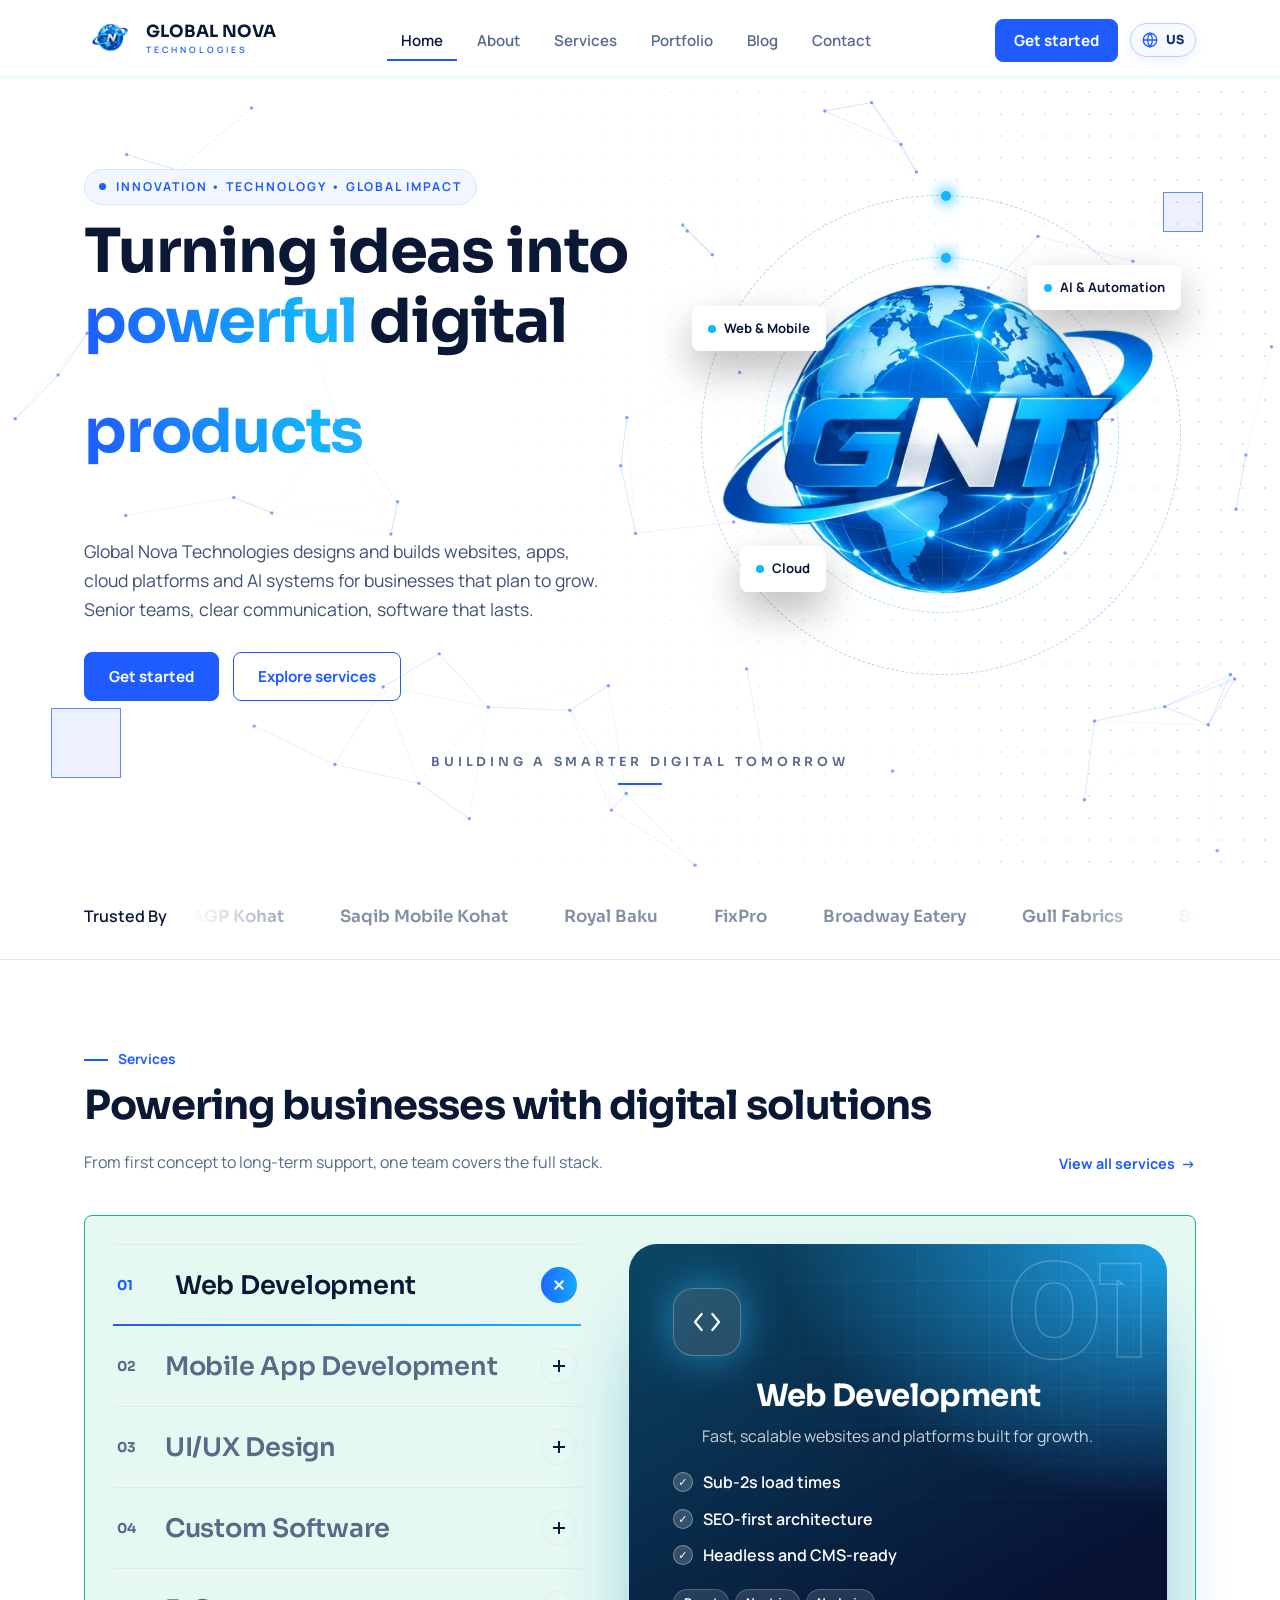
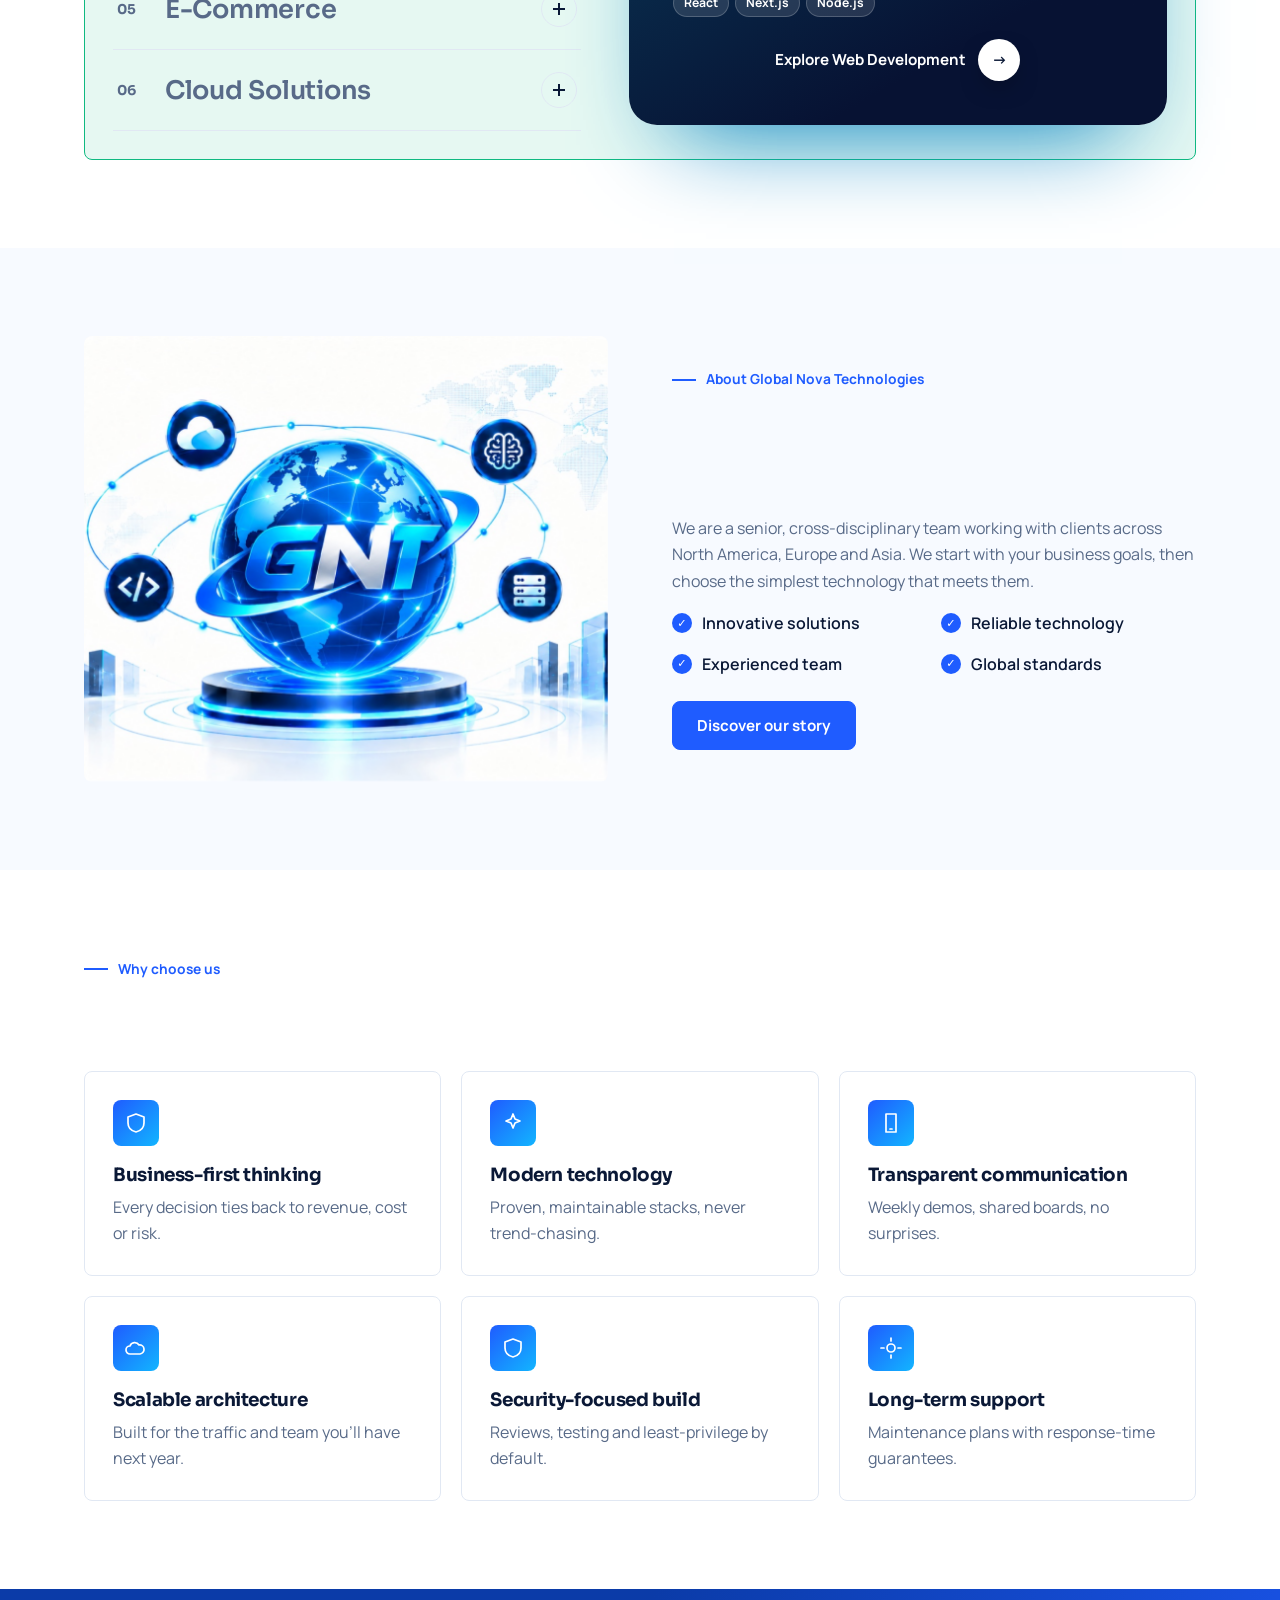
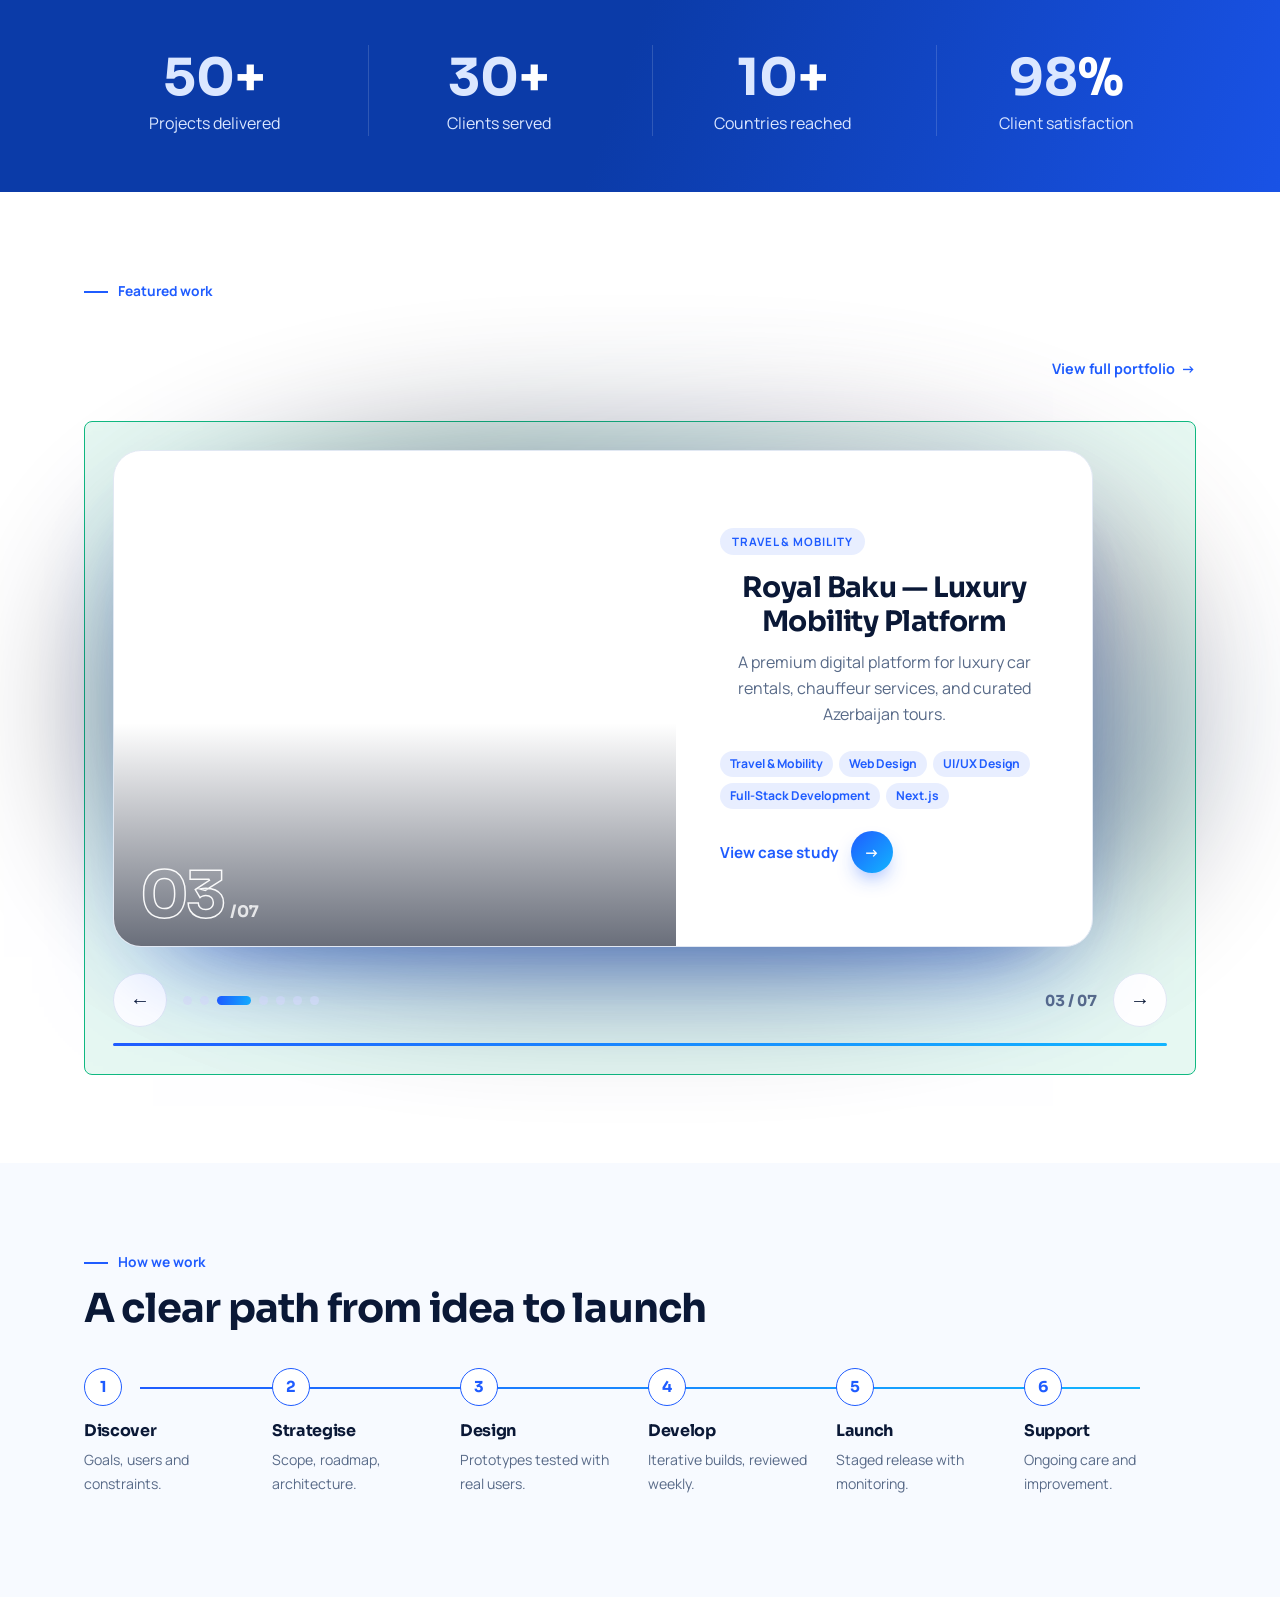
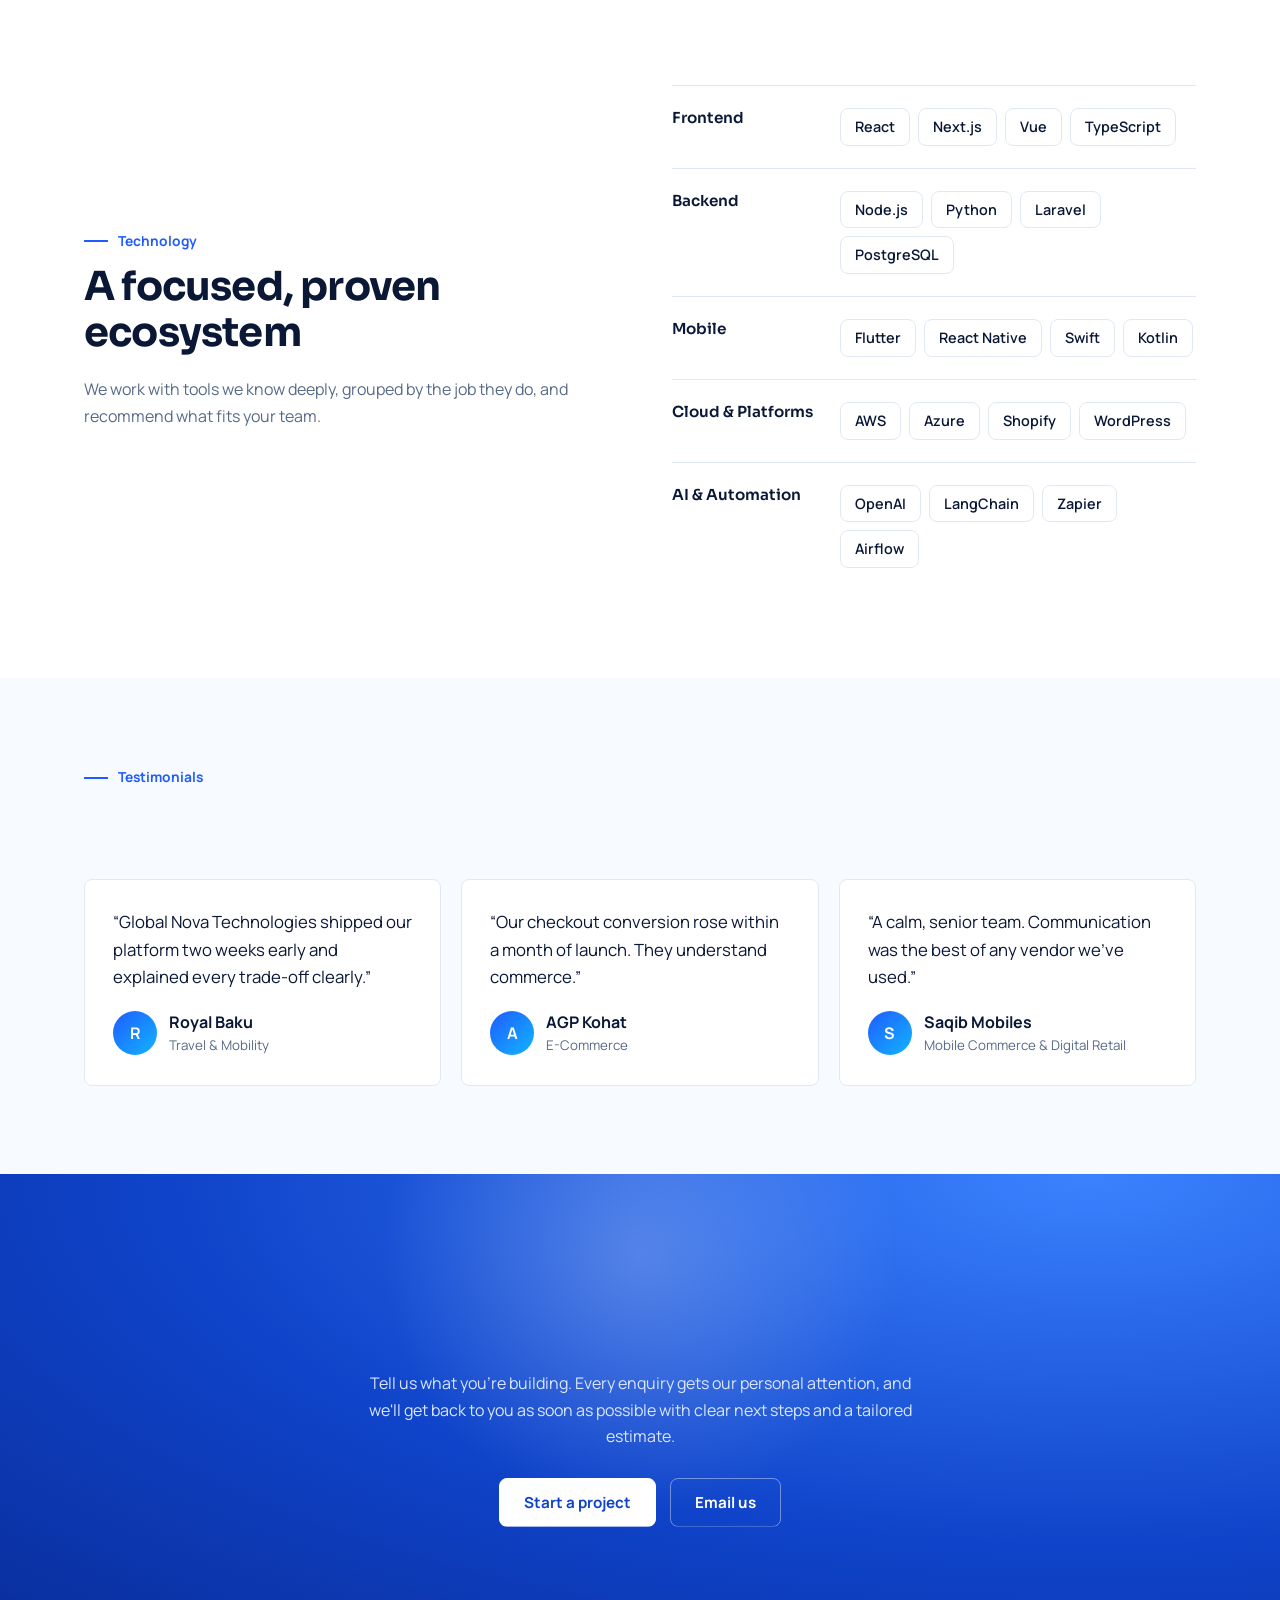
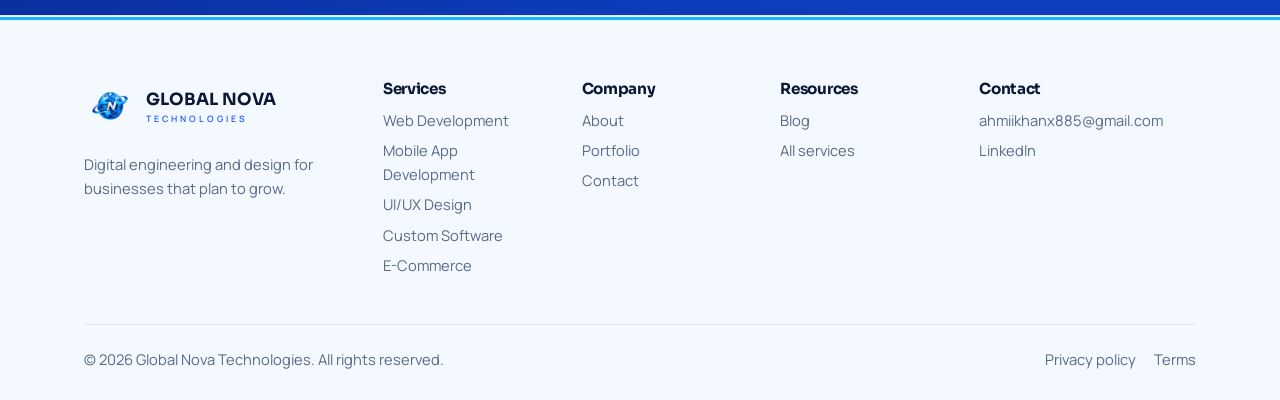
<file: index.html>
<!DOCTYPE html><html lang="en"><head><meta charset="utf-8"><meta name="viewport" content="width=device-width, initial-scale=1, viewport-fit=cover"><title>Global Nova Technologies | Digital Engineering & Design</title><meta name="description" content="Global Nova Technologies designs and builds websites, apps, cloud platforms and AI systems for growing businesses worldwide."><link rel="icon" href="assets/favicon-32.png" sizes="32x32" type="image/png"><link rel="icon" href="assets/favicon-256.png" sizes="256x256" type="image/png"><link rel="apple-touch-icon" href="assets/favicon-256.png">
<link href="https://fonts.googleapis.com/css2?family=Manrope:wght@400;500;600;700&family=Sora:wght@500;600;700&display=swap" rel="stylesheet">
<style>
:root{--bg:#fff;--alt:#f7faff;--c:#fff;--t:#0a1836;--m:#586a88;--l:#e1e8f3;--hb:rgba(255,255,255,.92);--b:#1f5cff;--b2:#12b5ff;--n:#071433;--r:8px;box-sizing:border-box;padding-top:env(safe-area-inset-top,0px);padding-bottom:env(safe-area-inset-bottom,0px)}

:root[data-theme=dark]{--bg:#050d20;--alt:#081533;--c:#0b1a3a;--t:#eaf0ff;--m:#9db0d3;--l:#1a2b52;--hb:rgba(5,13,32,.9)}
html{scroll-padding-top:calc(80px + env(safe-area-inset-top,0px));scroll-behavior:smooth}*,*:before,*:after{box-sizing:inherit}
body{margin:0;background:var(--bg);color:var(--t);font:16px/1.65 Manrope,system-ui,sans-serif}
h1,h2,h3,h4{font-family:Sora,Manrope,sans-serif;line-height:1.15;margin:0 0 .5em;letter-spacing:-.02em}h1{font-size:clamp(2.3rem,5vw,3.8rem)}h2{font-size:clamp(1.7rem,3.2vw,2.5rem)}h3{font-size:1.15rem}p{margin:0 0 1em;color:var(--m)}a{color:inherit;text-decoration:none}
:focus-visible{outline:3px solid var(--b2);outline-offset:2px}.wrap{max-width:1160px;margin:auto;padding:0 24px}section{padding:88px 0}.dk{background:var(--n);color:#fff}.dk p{color:#a9bbdd}.ac{color:var(--b)}.dk .ac{color:#4da3ff}.hero .ac{color:#1f7bff}
.eb{font-size:.86rem;font-weight:700;color:var(--b);margin-bottom:12px;display:flex;gap:10px;align-items:center}.eb:before{content:"";width:24px;height:2px;background:currentColor}.dk .eb{color:#4da3ff}
header{position:sticky;top:env(safe-area-inset-top,0px);z-index:50;border-bottom:1px solid transparent;transition:.25s}header.s{border-color:var(--l);box-shadow:0 8px 28px rgba(7,20,51,.07)}header:before{content:"";position:absolute;inset:0;z-index:-1;pointer-events:none;background:var(--hb)}header.s:before{backdrop-filter:blur(12px);-webkit-backdrop-filter:blur(12px)}
.nb{display:flex;align-items:center;justify-content:space-between;height:80px;transition:height .25s}header.s .nb{height:62px}.logo{display:flex;align-items:center;gap:10px;font:700 1.3rem Sora,sans-serif}.logo svg{width:38px;height:38px;display:block;object-fit:contain}.logo img{width:52px;height:52px;display:block;object-fit:contain;transform:translateY(-2px)}.logo span{display:flex;flex-direction:column;line-height:1;font-size:1.05rem;text-transform:uppercase}.logo small{font:600 .55rem Manrope;letter-spacing:.34em;color:var(--b);margin-top:4px}.gv img{width:100%;height:auto;display:block}.tag{position:absolute;right:max(20px,3vw);top:46%;width:132px;font:600 .8rem Sora;letter-spacing:.35em;text-transform:uppercase;color:#0a1836;line-height:2}.tag:after{content:"";display:block;width:44px;height:2px;background:#1f5cff;margin-top:10px}@media(max-width:1280px){.tag{position:static;width:auto;margin-top:8px;text-align:center}.tag:after{margin:10px auto 0}}
#menu{display:flex;gap:6px;list-style:none;margin:0;padding:0}#menu a{padding:8px 14px;font-weight:600;font-size:.94rem;color:var(--m);border-bottom:2px solid transparent}#menu a:hover,#menu a.on{color:var(--t);border-color:var(--b)}.language-item{position:relative;display:flex;align-items:center;padding-left:8px}.language-trigger{height:40px;display:flex;align-items:center;gap:7px;padding:0 11px;border:1px solid #b9d0ff;border-radius:999px;background:linear-gradient(135deg,#f7faff,#eaf2ff);color:#12306b;font:700 .78rem Sora,Manrope,sans-serif;cursor:pointer;transition:background .2s,border-color .2s,box-shadow .2s}.language-trigger:hover,.language-item.open .language-trigger{background:#e6efff;border-color:var(--b);box-shadow:0 5px 16px rgba(31,92,255,.12)}.language-trigger:focus-visible{outline:3px solid var(--b2);outline-offset:2px}.language-globe{width:17px;height:17px;display:block;color:var(--b)}.language-trigger-code{min-width:20px}.language-flag{font-family:"Segoe UI Emoji",sans-serif;font-size:1rem;line-height:1}.language-menu{position:absolute;top:calc(100% + 9px);right:0;z-index:100;width:264px;padding:8px;background:var(--c);border:1px solid var(--l);border-radius:8px;box-shadow:0 16px 38px rgba(7,20,51,.16);opacity:0;visibility:hidden;transform:translateY(-5px);transition:opacity .18s,transform .18s,visibility .18s}.language-item.open .language-menu{opacity:1;visibility:visible;transform:translateY(0)}.language-heading{padding:7px 10px 9px;color:var(--m);font:700 .7rem Manrope,sans-serif;letter-spacing:0}.language-option{width:100%;min-height:44px;display:grid;grid-template-columns:34px 1fr 28px 18px;align-items:center;gap:7px;padding:7px 10px;border:0;border-radius:5px;background:transparent;color:var(--t);text-align:left;cursor:pointer;transition:background .16s,color .16s}.language-option:hover,.language-option:focus-visible{background:#edf4ff;outline:0}.language-option[aria-checked=true]{background:#e7f0ff;color:#1748d1}.language-code{font:700 .78rem Sora,sans-serif;color:var(--b)}.language-name{font:600 .84rem Manrope,sans-serif}.language-check{color:var(--b);font-size:1rem;font-weight:700;opacity:0}.language-option[aria-checked=true] .language-check{opacity:1}
.btn{display:inline-flex;align-items:center;gap:8px;padding:13px 24px;border-radius:var(--r);font:700 .95rem Manrope,sans-serif;border:1.5px solid var(--b);background:var(--b);color:#fff;cursor:pointer;transition:.2s}.btn:hover{background:#1748d1;transform:translateY(-1px);box-shadow:0 10px 22px rgba(31,92,255,.28)}.btn.o{background:transparent;color:var(--b)}.btn.o:hover{background:rgba(31,92,255,.08);box-shadow:none}.dk .btn.o{color:#fff;border-color:rgba(255,255,255,.4)}.btn.sm{padding:10px 18px}
#bg{display:none;background:none;border:0;width:44px;height:44px;cursor:pointer;color:var(--t)}#bg span,#bg:before,#bg:after{content:"";display:block;width:22px;height:2px;background:currentColor;margin:5px auto;transition:.25s}
.hero{background:radial-gradient(ellipse at 72% 45%,#fff 0,rgba(255,255,255,0) 55%),linear-gradient(120deg,#eaf3ff,#cde2ff);color:#0a1836;padding:72px 0 88px;position:relative;overflow:hidden}.hero:before{content:"";position:absolute;inset:0;background-image:radial-gradient(rgba(31,92,255,.17) 1.2px,transparent 1.4px);background-size:22px 22px;mask-image:linear-gradient(90deg,transparent 30%,#000)}
.hg{display:grid;grid-template-columns:1.05fr .95fr;gap:40px;align-items:center;position:relative}.hero p{color:#3d5075;font-size:1.1rem;max-width:520px}.hero .eb{color:#1f5cff;letter-spacing:.16em;font-size:.76rem;text-transform:uppercase}.hero .eb:before{display:none}.cta{display:flex;gap:14px;flex-wrap:wrap;margin-top:28px}
.gv{position:relative;max-width:480px;margin:auto}.gv svg{width:100%;height:auto;display:block}.orb{transform-origin:200px 200px;animation:sp 40s linear infinite}@keyframes sp{to{transform:rotate(360deg)}}
.chip{position:absolute;background:rgba(255,255,255,.96);color:#0a1836;border-radius:var(--r);padding:12px 16px;box-shadow:0 18px 40px rgba(0,0,0,.28);font-size:.82rem;font-weight:700}.chip small{display:block;color:#586a88;font-weight:500}.chip b{font:700 1.25rem Sora;color:#1f5cff}
.trust{padding:30px 0;background:var(--c);border-bottom:1px solid var(--l)}.trust .wrap{display:flex;align-items:center;justify-content:space-between;gap:24px;flex-wrap:wrap}.trust p{margin:0;font-weight:600;color:var(--t)}.tl{display:flex;gap:34px;flex-wrap:wrap;font:600 1.05rem Sora;color:var(--m);opacity:.75}
.sh{display:flex;justify-content:space-between;align-items:end;gap:20px;margin-bottom:40px;flex-wrap:wrap}.sh p{max-width:560px;margin:0}
.g{display:grid;gap:20px}.g3{grid-template-columns:repeat(3,1fr)}.g2{grid-template-columns:1fr 1fr}.g4{grid-template-columns:repeat(4,1fr)}
.card{background:var(--c);border:1px solid var(--l);border-radius:var(--r);padding:28px;transition:.25s;position:relative}a.card:hover,.card.h:hover{transform:translateY(-4px);border-color:var(--b);box-shadow:0 18px 40px rgba(31,92,255,.12)}
.team-section{margin-top:0}.team-grid{display:grid;grid-template-columns:repeat(2,minmax(0,260px));gap:14px;justify-content:center;align-items:stretch;margin:28px auto 0;width:min(560px,100%)}.team-card{max-width:260px;width:100%;padding:0;overflow:hidden;box-shadow:0 10px 22px rgba(7,20,51,.06);margin:0 auto}.team-card:hover{transform:translateY(-4px);border-color:var(--b);box-shadow:0 14px 30px rgba(31,92,255,.12)}.team-photo-wrap{position:relative;aspect-ratio:4/4.35;overflow:hidden;background:linear-gradient(180deg,#edf4ff,#dfeeff);border-bottom:1px solid var(--l)}.team-photo{width:100%;height:100%;display:block;object-fit:cover;object-position:center top;background:#eef4ff}.team-card:nth-child(1) .team-photo{transform:scale(1.18) translateY(-4%);object-position:center 18%}.team-card:nth-child(2) .team-photo{transform:scale(1.14) translateY(6%);object-position:center 17%}.team-content{padding:14px 16px 15px}.team-role{display:block;font:700 .68rem Sora,Manrope,sans-serif;letter-spacing:.1em;text-transform:uppercase;color:var(--b);margin-bottom:7px}.team-card h3{margin:0 0 5px;font-size:1rem}.team-card p{margin:0;color:var(--m);font-size:.9rem}.team-card .team-sub{display:block;margin-top:6px;color:var(--t);font-weight:600}.ic{width:46px;height:46px;border-radius:var(--r);background:linear-gradient(135deg,#1f5cff,#12b5ff);color:#fff;display:grid;place-items:center;margin-bottom:18px}.ic svg{width:24px;height:24px}
.more{font-weight:700;color:var(--b);font-size:.9rem;display:inline-flex;gap:6px;margin-top:6px}.more:after{content:"\2192";transition:.2s}.card:hover .more:after{transform:translateX(4px)}
.split{display:grid;grid-template-columns:1fr 1fr;gap:64px;align-items:center}.vis{aspect-ratio:16/10;border-radius:var(--r);background:linear-gradient(135deg,hsl(var(--h,220) 80% 14%),hsl(var(--h,220) 85% 32%));position:relative;overflow:hidden;display:flex;align-items:flex-end;gap:7%;padding:14% 10% 0}.vis:before{content:"";position:absolute;left:8%;right:8%;top:12%;height:9%;background:rgba(255,255,255,.18);border-radius:3px}.vis i{flex:1;background:linear-gradient(#fff,rgba(255,255,255,.35));border-radius:3px 3px 0 0;opacity:.85}.vis i:nth-child(1){height:34%}.vis i:nth-child(2){height:52%}.vis i:nth-child(3){height:42%}.vis i:nth-child(4){height:66%}.blog-feature-image{display:block;padding:0;background:none}.blog-feature-image:before{display:none}.blog-feature-image img{width:100%;height:100%;display:block;object-fit:cover}
.tall{aspect-ratio:4/3.4}.about-image{aspect-ratio:4/3.4;border-radius:var(--r);overflow:hidden}.about-image img{width:100%;height:100%;display:block;object-fit:cover;object-position:center}.ck{list-style:none;padding:0;margin:0 0 24px;display:grid;grid-template-columns:1fr 1fr;gap:14px}.ck li{font-weight:600;display:flex;gap:10px}.ck li:before{content:"\2713";color:#fff;background:var(--b);width:20px;height:20px;border-radius:50%;display:grid;place-items:center;font-size:.7rem;flex:none;margin-top:3px}
.num{font:700 .95rem Sora;color:var(--b);border:1.5px solid var(--b);width:38px;height:38px;border-radius:50%;display:grid;place-items:center;margin-bottom:16px;background:var(--c)}
.st{display:grid;grid-template-columns:repeat(4,1fr);gap:24px;text-align:center}.st b{display:block;font:700 clamp(2.2rem,4vw,3.2rem) Sora;color:#fff}.st span{color:#a9bbdd}.st div{border-left:1px solid rgba(255,255,255,.15)}.st div:first-child{border:0}
.pc{padding:0;overflow:hidden;display:block}.pc .vis{border-radius:0;aspect-ratio:16/9;transition:transform .5s}.pc:hover .vis{transform:scale(1.04)}.pc .cl{overflow:hidden}.pc .bd{padding:22px 24px 26px}.pc .bd p{font-size:.9rem;line-height:1.55;margin:8px 0 14px}.tg{display:flex;gap:6px;flex-wrap:wrap;margin:8px 0 12px}.tg span{font-size:.76rem;font-weight:700;background:rgba(31,92,255,.1);color:var(--b);padding:3px 10px;border-radius:99px}.cat{font-size:.8rem;font-weight:700;color:var(--m)}
.tl2{display:grid;grid-template-columns:repeat(6,1fr);gap:16px;position:relative}.tl2:before{content:"";position:absolute;top:19px;left:5%;right:5%;height:2px;background:var(--l)}.tl2 div{position:relative}.tl2 h3{font-size:1rem}.tl2 p{font-size:.88rem}
.social-section{background:var(--bg)}.social-grid{display:grid;grid-template-columns:repeat(6,minmax(0,1fr));gap:16px;position:relative;margin-top:36px}.social-grid:before{content:"";position:absolute;top:27px;left:8.3%;right:8.3%;height:2px;background:linear-gradient(90deg,var(--b),var(--b2));opacity:.65}.social-link{position:relative;z-index:1;display:flex;align-items:center;flex-direction:column;gap:12px;text-align:center;font:700 .92rem Sora,Manrope,sans-serif;color:var(--t)}.social-mark{width:56px;aspect-ratio:1;border:1.5px solid var(--b);border-radius:50%;display:grid;place-items:center;background:var(--c);color:var(--b);transition:transform .35s cubic-bezier(.2,.8,.2,1),background .25s,color .25s,box-shadow .3s,border-color .25s}.social-mark svg{width:24px;height:24px;display:block}.social-link:hover .social-mark,.social-link:focus-visible .social-mark{transform:translateY(-4px) rotate(-8deg) scale(1.08);background:#d9edff;color:var(--b);border-color:#a8d2ff;box-shadow:0 12px 28px rgba(31,92,255,.18)}.social-link:active .social-mark{transform:translateY(-1px) rotate(-2deg) scale(.98)}
.social-link:nth-child(even):hover .social-mark,.social-link:nth-child(even):focus-visible .social-mark{transform:translateY(-4px) rotate(7deg) scale(1.08)}
.tk{display:grid;grid-template-columns:150px 1fr;gap:18px;padding:22px 0;border-top:1px solid var(--l)}.tk b{font:600 .95rem Sora}.tk div{display:flex;gap:8px;flex-wrap:wrap}.tk span{background:var(--c);border:1px solid var(--l);padding:6px 14px;border-radius:var(--r);font-weight:600;font-size:.9rem}
blockquote{margin:0;font-size:1.05rem;color:var(--t)}.who{display:flex;gap:12px;align-items:center;margin-top:18px}.av{width:44px;height:44px;border-radius:50%;background:linear-gradient(135deg,#1f5cff,#12b5ff);color:#fff;display:grid;place-items:center;font-weight:700}.who small{display:block;color:var(--m)}
.cs{background:radial-gradient(ellipse at 85% 0,#14479f,#071433 65%);text-align:center}.cs h2{max-width:720px;margin:0 auto 16px;color:#fff}.cs p{max-width:560px;margin:0 auto 12px}.cs .cta{justify-content:center}
.ph{background:linear-gradient(180deg,#0a1f4d,#071433);color:#fff;padding:72px 0 64px}.ph p{color:#b7c8e8;max-width:640px;font-size:1.08rem}.ph .eb{color:#7cc0ff}.crumb{font-size:.86rem;color:#8fb2e8;margin-bottom:16px}.crumb a:hover{text-decoration:underline}
.fl{display:flex;gap:10px;flex-wrap:wrap;margin-bottom:28px;align-items:center}.fl button{font:600 .88rem Manrope;padding:8px 16px;border-radius:99px;border:1px solid var(--l);background:var(--c);color:var(--t);cursor:pointer}.fl button.on,.fl button:hover{background:var(--b);border-color:var(--b);color:#fff}
input,select,textarea{width:100%;font:500 1rem Manrope;padding:13px 14px;border:1.5px solid var(--l);border-radius:var(--r);background:var(--c);color:var(--t)}input:focus,select:focus,textarea:focus{border-color:var(--b);outline:0;box-shadow:0 0 0 3px rgba(31,92,255,.18)}.fl input{max-width:260px;margin-left:auto}
label{font-weight:700;font-size:.9rem;display:block;margin-bottom:6px}.f{margin-bottom:18px}.er{color:#d92d4c;font-size:.83rem;min-height:1.2em;display:block;margin-top:4px}[aria-invalid=true]{border-color:#d92d4c}.ok{background:rgba(16,185,129,.1);border:1px solid #10b981;border-radius:var(--r);padding:28px;text-align:center}.emp{text-align:center;padding:48px;border:1.5px dashed var(--l);border-radius:var(--r);grid-column:1/-1;color:var(--m)}
details{background:var(--c);border:1px solid var(--l);border-radius:var(--r);padding:18px 22px;margin-bottom:12px}summary{font-weight:700;cursor:pointer}details p{margin:10px 0 0}
.mt{display:grid;grid-template-columns:repeat(4,1fr);gap:16px}.mt div{border-left:3px solid var(--b);padding-left:14px}.mt small{color:var(--m);display:block}.mt b{font-family:Sora}
.art{max-width:720px;margin:auto}.art p{font-size:1.08rem;color:var(--t);opacity:.85}.art h2{margin-top:1.6em;font-size:1.6rem}
.contact-info{display:grid;grid-template-columns:repeat(2,minmax(0,1fr));gap:0 24px}.contact-info h3,.contact-info .contact-social{grid-column:1/-1}.contact-info p{min-width:0;margin:0;padding:16px 0;border-top:1px solid var(--l);overflow-wrap:anywhere}.contact-info .contact-social{padding-bottom:0}
footer{background:#050e26;color:#a9bbdd;padding:64px 0 28px;font-size:.92rem}.fg{display:grid;grid-template-columns:1.6fr 1fr 1fr 1fr 1.3fr;gap:32px}footer h4{color:#fff;font-size:.95rem}footer a{display:block;padding:3px 0}footer a:hover{color:#fff}.fb{border-top:1px solid #1a2b52;margin-top:44px;padding-top:22px;display:flex;justify-content:space-between;gap:16px;flex-wrap:wrap}.fb a{display:inline;margin-left:18px}
.rv{opacity:0;transform:translateY(14px);transition:.6s}.rv.in{opacity:1;transform:none}
@media(max-width:960px){#bg{display:block}#menu{position:fixed;inset:0 0 0 auto;width:min(320px,86vw);background:var(--c);flex-direction:column;padding:96px 24px;transform:translateX(105%);transition:.3s;box-shadow:-20px 0 50px rgba(0,0,0,.2);z-index:60}#menu.o{transform:none}.nb .btn{display:none}#bg{position:relative;z-index:70}.hg,.split,.g2{grid-template-columns:1fr}.g3,.g4,.mt{grid-template-columns:1fr 1fr}.tl2{grid-template-columns:1fr 1fr}.tl2:before{display:none}.social-grid{grid-template-columns:repeat(3,minmax(0,1fr));row-gap:28px}.social-grid:before{display:none}.fg{grid-template-columns:1fr 1fr}.st{grid-template-columns:1fr 1fr}.st div:nth-child(3){border:0}section{padding:64px 0}.hero{padding:48px 0 64px}}
@media(max-width:600px){.g3,.g4,.g2,.mt,.tl2,.ck,.contact-info{grid-template-columns:1fr}.contact-info h3,.contact-info .contact-social{grid-column:1}.social-grid{grid-template-columns:repeat(2,minmax(0,1fr));gap:26px 12px}.tk{grid-template-columns:1fr;gap:8px}.fl input{max-width:none;margin:0;width:100%}.fg{grid-template-columns:1fr}}
@media(prefers-reduced-motion:reduce){*{animation:none!important;transition:none!important}.rv{opacity:1;transform:none}html{scroll-behavior:auto}}

.hero{background:#fff;isolation:isolate}#cv{position:absolute;inset:0;width:100%;height:100%;z-index:0}.hero .hg{z-index:1}.hero:before{z-index:0}
.bl{position:absolute;border-radius:50%;filter:blur(70px);opacity:.5;pointer-events:none;z-index:0}.b1{width:520px;height:520px;right:-120px;top:-160px;background:#8ec8ff;animation:dr 14s ease-in-out infinite alternate}.b2{width:420px;height:420px;left:-140px;bottom:-200px;background:#c3d9ff;animation:dr 18s ease-in-out infinite alternate-reverse}
.hero h1{perspective:600px}.w{display:inline-block;opacity:0;transform:translateY(26px) rotateX(-45deg);animation:wi .85s cubic-bezier(.2,.8,.2,1) forwards;animation-delay:calc(var(--i)*.09s + .1s)}
.hero .sh{color:transparent;background:linear-gradient(90deg,#1f5cff,#12b5ff,#6a8fff,#1f5cff);background-size:250% 100%;-webkit-background-clip:text;background-clip:text;animation:wi .85s cubic-bezier(.2,.8,.2,1) forwards,sm 4s linear infinite;animation-delay:calc(var(--i)*.09s + .1s),0s}
.hero .hg>div:first-child>:not(h1){opacity:0;animation:fu .9s cubic-bezier(.2,.8,.2,1) forwards}.tag{opacity:0;animation:fu 1s 1.3s forwards}
.hero .btn:not(.o){animation:gp 2.6s infinite}.btn{position:relative;overflow:hidden}.btn:not(.o):after{content:"";position:absolute;top:0;left:-60%;width:40%;height:100%;background:linear-gradient(100deg,transparent,rgba(255,255,255,.5),transparent);transform:skewX(-20deg);animation:shn 3.6s infinite}
.gv{animation:fl 7s ease-in-out infinite;perspective:900px}.gv:before{content:"";position:absolute;inset:14% 12%;border-radius:50%;background:radial-gradient(circle,rgba(31,110,255,.4),transparent 68%);filter:blur(26px);animation:pl 4s ease-in-out infinite;z-index:-1}.gi{transform:rotateX(var(--rx,0deg)) rotateY(var(--ry,0deg));transition:transform .25s}
.rgs{position:absolute;left:0;right:0;top:50%;aspect-ratio:1;transform:translateY(-50%);z-index:-1}.rg{position:absolute;inset:0;border-radius:50%;border:1.5px dashed rgba(31,92,255,.3);animation:rt 30s linear infinite}.r2{inset:13%;border-color:rgba(18,181,255,.4);animation-duration:20s;animation-direction:reverse}.rg:after{content:"";position:absolute;top:-5px;left:50%;width:10px;height:10px;border-radius:50%;background:#12b5ff;box-shadow:0 0 14px 2px #12b5ff}
.gv .chip{z-index:3;white-space:nowrap;animation:fl 5s ease-in-out infinite}.dt{display:inline-block;width:8px;height:8px;border-radius:50%;background:#12b5ff;margin-right:8px;animation:pl 1.6s infinite}
.mq{overflow:hidden;flex:1;min-width:240px;mask-image:linear-gradient(90deg,transparent,#000 12%,#000 88%,transparent);-webkit-mask-image:linear-gradient(90deg,transparent,#000 12%,#000 88%,transparent)}.mq .tl{flex-wrap:nowrap;gap:0;width:max-content;animation:mq 24s linear infinite}.mq .tl span{margin-right:56px;white-space:nowrap}
#pb{position:fixed;top:env(safe-area-inset-top,0px);left:0;right:0;height:3px;background:linear-gradient(90deg,#1f5cff,#12b5ff);transform:scaleX(0);transform-origin:left;z-index:80}#app{animation:fi .5s both}
.card.rv.in{transition:transform .18s,border-color .25s,box-shadow .25s}
a.card:hover,.card.h:hover{transform:perspective(900px) translateY(-6px) rotateX(var(--rx,0deg)) rotateY(var(--ry,0deg))}.card:before{content:"";position:absolute;inset:0;border-radius:inherit;background:radial-gradient(240px circle at var(--mx,50%) var(--my,50%),rgba(31,92,255,.13),transparent 60%);opacity:0;transition:.3s;pointer-events:none}.card:hover:before{opacity:1}.ic{transition:.3s}.card:hover .ic{transform:rotate(-8deg) scale(1.12)}
.tl2 .num{transform:scale(.4)}.tl2 .rv.in .num{transform:scale(1);transition:.5s .2s cubic-bezier(.3,1.6,.5,1)}.tl2:before{transform-origin:left;background:linear-gradient(90deg,#1f5cff,#12b5ff)}@supports(animation-timeline:view()){.tl2:before{animation:ln linear both;animation-timeline:view();animation-range:entry 20% cover 45%}}
.dk:not(.cs){background:linear-gradient(110deg,#071433 20%,#0e3486 50%,#071433 80%);background-size:250% 100%;animation:bgm 12s linear infinite}.cs{position:relative;overflow:hidden}.cs:before{content:"";position:absolute;width:560px;height:560px;left:50%;top:-45%;margin-left:-280px;background:radial-gradient(circle,rgba(18,181,255,.35),transparent 65%);animation:pl 6s ease-in-out infinite}.cs .wrap{position:relative}.ph{background-size:200% 200%;animation:bgm 14s ease infinite alternate}
@keyframes wi{to{opacity:1;transform:none}}@keyframes fu{from{opacity:0;transform:translateY(20px)}to{opacity:1;transform:none}}@keyframes sm{to{background-position:250% 0}}@keyframes fl{50%{transform:translateY(-14px)}}@keyframes pl{50%{opacity:.6;transform:scale(1.12)}}@keyframes rt{to{transform:rotate(360deg)}}@keyframes dr{to{transform:translate(-60px,50px) scale(1.15)}}@keyframes mq{to{transform:translateX(-50%)}}@keyframes shn{0%,60%{left:-60%}100%{left:130%}}@keyframes gp{0%{box-shadow:0 0 0 0 rgba(31,92,255,.45)}70%,100%{box-shadow:0 0 0 16px rgba(31,92,255,0)}}@keyframes bgm{to{background-position:-250% 0}}@keyframes ln{from{transform:scaleX(0)}to{transform:scaleX(1)}}@keyframes fi{from{opacity:0}}
@media(prefers-reduced-motion:reduce){.w,.hero .hg>div:first-child>:not(h1),.tag,.hero .sh{opacity:1!important;transform:none!important}.rv{filter:none}}

.ph{background:#fff;color:var(--t);position:relative;overflow:hidden;animation:none;border-bottom:1px solid var(--l)}.ph .wrap{position:relative;z-index:1}.ph p{color:var(--m)}.ph .eb{color:var(--b)}.crumb{color:var(--m)}.crumb a{color:var(--b)}
.ph:before{content:"";position:absolute;inset:0;background-image:radial-gradient(rgba(31,92,255,.15) 1.2px,transparent 1.4px);background-size:22px 22px;mask-image:linear-gradient(90deg,transparent 35%,#000);-webkit-mask-image:linear-gradient(90deg,transparent 35%,#000)}.ph:after{content:"";position:absolute;right:-120px;top:-190px;width:480px;height:480px;border-radius:50%;background:#8ec8ff;filter:blur(72px);opacity:.45;animation:dr 14s ease-in-out infinite alternate}
.ph .crumb{animation:fu .6s both}.ph .eb{animation:fu .7s .08s both}.ph h1{animation:fu .8s .16s both}.ph p{animation:fu .8s .28s both}
.dk:not(.cs){background:linear-gradient(110deg,#0b3ba8 20%,#1f5cff 50%,#0b3ba8 80%);background-size:250% 100%}.cs{background:radial-gradient(ellipse at 85% 0,#3b82ff,#0f43c9 60%,#0a2f9e)}.cs:before{background:radial-gradient(circle,rgba(255,255,255,.22),transparent 65%)}.dk p,.st span{color:#dbe7ff}
.dk .btn:not(.o){background:#fff;color:#0f43c9;border-color:#fff}.dk .btn:not(.o):hover{background:#eef4ff;box-shadow:0 10px 24px rgba(0,0,0,.25)}
footer{background:#f4f8ff;color:var(--m);border-top:1px solid var(--l)}footer h4{color:var(--t)}footer a:hover{color:var(--b)}.fb{border-color:var(--l)}footer .logo{color:var(--t)!important}
.language-item{align-self:center;flex:0 0 auto;white-space:nowrap}
.language-trigger{height:34px;min-width:66px;justify-content:center;gap:6px;padding:0 8px;border-color:#b9d0ff;background:#f7faff;box-shadow:0 4px 12px rgba(31,92,255,.08)}
.language-trigger:hover,.language-item.open .language-trigger{background:#eaf2ff;border-color:var(--b);box-shadow:0 6px 16px rgba(31,92,255,.14)}
.language-globe{width:18px;height:18px}
@media(min-width:961px){.nav-actions{display:flex;align-items:center;gap:12px;flex:0 0 auto}.nav-actions #language-slot{list-style:none;margin:0;padding:0;display:flex;align-items:center}.nav-actions .language-item{padding-left:0;transform:none}}
@media(max-width:960px){.nav-actions{display:none}#menu .language-item{align-self:flex-start;margin-top:8px;padding-left:14px}}
.language-menu{width:max-content;min-width:190px;max-width:calc(100vw - 24px);padding:6px}
.language-menu{width:245px;min-width:0;max-width:calc(100vw - 24px);padding:10px 9px 8px;background:#fff;border-color:var(--l);border-radius:0;box-shadow:0 14px 32px rgba(7,20,51,.16)}
.language-heading{padding:8px 12px 10px;color:var(--m);font:500 .72rem Manrope,sans-serif}
.language-option{min-height:48px;grid-template-columns:30px 1fr 18px;gap:8px;padding:0 12px;border-radius:0;color:var(--m)}
.language-option:hover,.language-option:focus-visible{background:#edf4ff;outline:0}
.language-option[aria-checked=true]{background:#e7f0ff;color:#1748d1}
.language-code{font:700 .8rem Sora,sans-serif;color:var(--b)}
.language-check{color:var(--b)}
.language-flag{display:none}
@media(max-width:960px){#menu{overflow-y:auto;overscroll-behavior:contain}.language-menu{position:fixed;left:var(--language-menu-left,12px);right:auto;top:var(--language-menu-top,12px);width:min(245px,calc(100vw - 24px));max-height:var(--language-menu-max-height,calc(100dvh - 24px));overflow-y:auto;overscroll-behavior:contain;-webkit-overflow-scrolling:touch}}
@media(max-width:960px){#menu{transform:translateX(calc(100% + 80px));visibility:hidden;transition:transform .3s,visibility .3s}#menu.o{transform:none;visibility:visible}body.menu-open{overflow:hidden}}
.blog-feature{display:grid;grid-template-columns:1fr 1fr;margin-bottom:40px}@media(max-width:700px){.blog-feature{grid-template-columns:1fr}}
.partners-grid{grid-template-columns:repeat(3,minmax(0,260px));width:min(808px,100%)}@media(max-width:600px){.partners-grid{grid-template-columns:repeat(2,minmax(0,260px));width:min(560px,100%)}}
/* Portfolio redesign */
.pc{border-radius:20px;border:1px solid var(--l);box-shadow:0 1px 2px rgba(10,24,54,.04),0 12px 32px -18px rgba(10,24,54,.25);transition:transform .45s cubic-bezier(.2,.8,.2,1),box-shadow .45s,border-color .45s;display:flex;flex-direction:column;isolation:isolate}
.pc:before{content:"";position:absolute;inset:-1px;border-radius:inherit;padding:1px;background:linear-gradient(135deg,#1f5cff,#12b5ff 45%,transparent 70%);-webkit-mask:linear-gradient(#000 0 0) content-box,linear-gradient(#000 0 0);-webkit-mask-composite:xor;mask-composite:exclude;opacity:0;transition:opacity .45s;pointer-events:none;z-index:3}
.pc:hover{transform:translateY(-8px);box-shadow:0 30px 60px -24px rgba(31,92,255,.45);border-color:transparent}.pc:hover:before{opacity:1}
.pc .cl{position:relative;overflow:hidden;border-radius:20px 20px 0 0}
.pc .cl:after{content:"";position:absolute;inset:0;background:linear-gradient(180deg,rgba(6,14,34,0) 45%,rgba(6,14,34,.55));pointer-events:none;transition:opacity .45s}
.pc .vis{aspect-ratio:16/10;transition:transform .9s cubic-bezier(.2,.8,.2,1)}.pc:hover .vis{transform:scale(1.07)}
.pc-cat{position:absolute;left:14px;bottom:14px;z-index:2;font:700 .72rem Manrope;letter-spacing:.06em;text-transform:uppercase;color:#fff;padding:6px 12px;border-radius:99px;background:rgba(255,255,255,.16);border:1px solid rgba(255,255,255,.28);backdrop-filter:blur(10px);-webkit-backdrop-filter:blur(10px);max-width:calc(100% - 90px);white-space:nowrap;overflow:hidden;text-overflow:ellipsis}
.pc-no{position:absolute;right:16px;top:12px;z-index:2;font:700 1.6rem Sora;color:rgba(255,255,255,.9);text-shadow:0 2px 14px rgba(0,0,0,.35);letter-spacing:-.02em}
.pc .bd{padding:22px 24px 24px;display:flex;flex-direction:column;flex:1}
.pc .bd h3{font-size:1.18rem;line-height:1.3;margin:0;transition:color .3s}.pc:hover .bd h3{color:var(--b)}
.pc .bd p{display:-webkit-box;-webkit-line-clamp:3;-webkit-box-orient:vertical;overflow:hidden}
.pc .tg{margin-top:auto;padding-top:4px}
.pc-go{display:inline-flex;align-items:center;gap:10px;margin-top:14px;font:700 .9rem Manrope;color:var(--b)}
.pc-go b{display:grid;place-items:center;width:34px;height:34px;border-radius:50%;background:linear-gradient(135deg,#1f5cff,#12b5ff);color:#fff;font-size:1rem;transition:transform .4s cubic-bezier(.3,1.6,.5,1);box-shadow:0 8px 18px -8px rgba(31,92,255,.8)}
.pc:hover .pc-go b{transform:translateX(6px) rotate(-45deg)}
.pf-grid,.pf-feat{gap:26px}
.pf-grid .pc.rv{transition-delay:calc(var(--i)*70ms)}
.fl button{transition:background .25s,color .25s,border-color .25s,transform .2s}.fl button:active{transform:scale(.95)}
.fl button.on{box-shadow:0 8px 20px -10px rgba(31,92,255,.9)}
@media(max-width:960px){.pf-grid{grid-template-columns:1fr 1fr}}
@media(max-width:700px){
#fl{gap:8px;margin-bottom:22px}#fl input{order:-1;width:100%;max-width:none;margin:0 0 6px;border-radius:99px;padding:12px 18px}#fl button{padding:7px 14px;font-size:.82rem}
.pf-grid{grid-template-columns:1fr;gap:20px}
.pf-feat{display:flex;overflow-x:auto;scroll-snap-type:x mandatory;-webkit-overflow-scrolling:touch;scrollbar-width:none;gap:14px;margin:0 -20px;padding:6px 20px 22px}.pf-feat::-webkit-scrollbar{display:none}
.pf-feat .pc{flex:0 0 86%;scroll-snap-align:center}
.pc{border-radius:18px}.pc .cl{border-radius:18px 18px 0 0}.pc:hover{transform:none}
.pc .bd{padding:18px 18px 20px}.pc .bd h3{font-size:1.06rem}.pc-no{font-size:1.3rem}
}
@media(hover:none){.pc:active{transform:scale(.985)}}/* Project deck */
.sl{position:relative;outline:0;isolation:isolate}.sl:focus-visible{box-shadow:0 0 0 3px rgba(31,92,255,.35);border-radius:28px}
.sl-amb{position:absolute;inset:6% 4% 18%;z-index:-1;background:hsl(var(--h,220) 85% 45%) center/cover;filter:blur(70px) saturate(1.6);opacity:.45;transform:scale(1.05);transition:background-image .8s,opacity .8s;border-radius:40%;pointer-events:none}
.sl-vp{display:grid;touch-action:pan-y;cursor:grab;user-select:none;-webkit-user-select:none;padding-right:7%;perspective:1800px}.sl.drag .sl-vp{cursor:grabbing}.sl.one .sl-vp{padding-right:0;cursor:auto}
.ps{grid-area:1/1;display:grid;grid-template-columns:1.35fr 1fr;background:var(--c);border:1px solid var(--l);border-radius:28px;overflow:hidden;min-height:450px;transform-origin:center left;transition:transform .8s cubic-bezier(.22,.9,.2,1),opacity .6s,filter .6s,box-shadow .6s;box-shadow:0 40px 80px -40px rgba(10,24,54,.45)}
.ps[data-pos="0"]{z-index:4;box-shadow:0 50px 100px -40px rgba(31,92,255,.5)}
.ps[data-pos="1"]{z-index:3;transform:translateX(5.5%) scale(.93);opacity:.75;filter:brightness(.82) saturate(.8)}
.ps[data-pos="2"]{z-index:2;transform:translateX(10.5%) scale(.86);opacity:.4;filter:brightness(.7) saturate(.6)}
.ps[data-pos="out"]{z-index:5;transform:translateX(-115%) rotate(-7deg) scale(.95);opacity:0;pointer-events:none}
.ps[data-pos="hid"]{z-index:1;transform:translateX(14%) scale(.8);opacity:0;pointer-events:none}
.ps:not([data-pos="0"]) *{pointer-events:none}
.sl.drag .ps[data-pos="0"]{transition:none}
.ps-media{position:relative;display:block;overflow:hidden}.ps-media .vis{position:absolute;inset:0;aspect-ratio:auto;height:100%;border-radius:0;transform:scale(1.15);transition:transform 1.4s cubic-bezier(.22,.9,.2,1)}.ps.on .ps-media .vis{transform:scale(1)}.ps.on .ps-media:hover .vis{transform:scale(1.05)}
.ps-media img{pointer-events:none}
.ps-media:after{content:"";position:absolute;inset:0;background:linear-gradient(0deg,rgba(6,14,34,.6),rgba(6,14,34,0) 45%);pointer-events:none}
.ps-no{position:absolute;left:26px;bottom:18px;z-index:2;font:700 4rem/1 Sora;color:transparent;-webkit-text-stroke:1.5px rgba(255,255,255,.95);letter-spacing:-.04em}.ps-no small{font-size:1rem;color:#fff;-webkit-text-stroke:0;opacity:.8;margin-left:6px;letter-spacing:0}
.ps-bd{padding:44px 44px 40px;display:flex;flex-direction:column;justify-content:center;position:relative}
.ps-bd>*{opacity:0;transform:translateY(22px);transition:opacity .6s,transform .7s cubic-bezier(.22,.9,.2,1)}
.ps.on .ps-bd>*{opacity:1;transform:none;transition-delay:.15s}.ps.on .ps-bd>:nth-child(2){transition-delay:.23s}.ps.on .ps-bd>:nth-child(3){transition-delay:.31s}.ps.on .ps-bd>:nth-child(4){transition-delay:.39s}.ps.on .ps-bd>:nth-child(5){transition-delay:.47s}
.ps-cat{align-self:flex-start;font:700 .72rem Manrope;letter-spacing:.08em;text-transform:uppercase;color:var(--b);background:rgba(31,92,255,.1);padding:6px 12px;border-radius:99px}
.ps-bd h3{font-size:clamp(1.4rem,2.2vw,1.95rem);line-height:1.2;margin:16px 0 12px}
.ps-bd p{color:var(--m);line-height:1.6;margin:0 0 16px}
.ps-go{display:inline-flex;align-items:center;gap:12px;margin-top:10px;font:700 .95rem Manrope;color:var(--b);align-self:flex-start}
.ps-go b{display:grid;place-items:center;width:42px;height:42px;border-radius:50%;background:linear-gradient(135deg,#1f5cff,#12b5ff);color:#fff;box-shadow:0 10px 22px -10px rgba(31,92,255,.9);transition:transform .4s cubic-bezier(.3,1.6,.5,1)}.ps-go:hover b{transform:translateX(6px) rotate(-45deg)}
.sl-ui{display:flex;align-items:center;gap:16px;margin-top:26px}
.sl-btn{width:54px;height:54px;flex:0 0 54px;border-radius:50%;border:1px solid var(--l);background:var(--c);color:var(--t);font-size:1.25rem;cursor:pointer;transition:.3s;display:grid;place-items:center}
.sl-btn:hover{background:linear-gradient(135deg,#1f5cff,#12b5ff);color:#fff;border-color:transparent;box-shadow:0 12px 26px -12px rgba(31,92,255,.9);transform:scale(1.07)}.sl-btn:active{transform:scale(.92)}
.sl-dots{display:flex;gap:8px;flex:1;flex-wrap:wrap}.sl-dots button{width:9px;height:9px;padding:0;border:0;border-radius:99px;background:var(--l);cursor:pointer;transition:width .4s,background .4s}.sl-dots button.on{width:34px;background:linear-gradient(90deg,#1f5cff,#12b5ff)}
.sl-count{font:700 .95rem Sora;color:var(--m);font-variant-numeric:tabular-nums;white-space:nowrap}
.sl-bar{height:3px;background:var(--l);border-radius:3px;margin-top:16px;overflow:hidden}.sl-bar i{display:block;height:100%;width:100%;transform-origin:left;transform:scaleX(0);background:linear-gradient(90deg,#1f5cff,#12b5ff);animation:slT 6.5s linear forwards}
@keyframes slT{to{transform:scaleX(1)}}
.sl:hover .sl-bar i,.sl:focus-within .sl-bar i,.sl.idle .sl-bar i,.sl.drag .sl-bar i{animation-play-state:paused}.sl.one .sl-ui,.sl.one .sl-bar{display:none}
@media(max-width:860px){.ps{grid-template-columns:1fr;min-height:0;transform-origin:top center}.ps-media{aspect-ratio:16/11}.ps-bd{padding:24px 22px 26px}.ps-no{font-size:2.8rem;left:18px;bottom:14px}.ps-bd p{display:-webkit-box;-webkit-line-clamp:3;-webkit-box-orient:vertical;overflow:hidden}
.sl-vp{padding-right:0;padding-top:28px}.ps[data-pos="1"]{transform:translateY(-14px) scale(.94)}.ps[data-pos="2"]{transform:translateY(-28px) scale(.88)}.ps[data-pos="hid"]{transform:translateY(-36px) scale(.84)}}
@media(max-width:600px){.ps{border-radius:22px}.sl-ui{gap:10px}.sl-btn{width:46px;height:46px;flex-basis:46px}.sl-dots{justify-content:center}.sl-count{display:none}.ps-bd h3{font-size:1.3rem}.sl-amb{filter:blur(50px) saturate(1.5)}}
@media(prefers-reduced-motion:reduce){.ps,.ps-bd>*,.ps-media .vis{transition:none!important}.sl-bar i{animation:none!important;transform:none}}
/* Service explorer */
.sx{display:grid;grid-template-columns:minmax(0,1fr) minmax(0,1.15fr);gap:48px;align-items:stretch}
.sx-list{display:flex;flex-direction:column;border-top:1px solid var(--l)}
.sx-it{border-bottom:1px solid var(--l);position:relative}
.sx-it:before{content:"";position:absolute;left:0;bottom:-1px;height:2px;width:0;background:linear-gradient(90deg,#1f5cff,#12b5ff);transition:width .6s cubic-bezier(.22,.9,.2,1)}.sx-it.on:before{width:100%}
.sx-hd{width:100%;display:flex;align-items:center;gap:20px;padding:22px 4px;background:none;border:0;cursor:pointer;color:var(--t);text-align:left;font:inherit}
.sx-n{font:700 .85rem Sora;color:var(--m);min-width:28px;transition:color .3s}
.sx-t{flex:1;font:600 clamp(1.15rem,2vw,1.6rem)/1.2 Sora;letter-spacing:-.01em;transition:transform .45s cubic-bezier(.22,.9,.2,1),color .3s;color:var(--m)}
.sx-it.on .sx-t,.sx-hd:hover .sx-t{color:var(--t);transform:translateX(10px)}.sx-it.on .sx-n{color:var(--b)}
.sx-pl{width:36px;height:36px;border-radius:50%;border:1px solid var(--l);position:relative;flex:none;transition:.4s}
.sx-pl:before,.sx-pl:after{content:"";position:absolute;left:50%;top:50%;width:12px;height:2px;background:currentColor;transform:translate(-50%,-50%);transition:transform .4s}.sx-pl:after{transform:translate(-50%,-50%) rotate(90deg)}
.sx-it.on .sx-pl{background:linear-gradient(135deg,#1f5cff,#12b5ff);border-color:transparent;color:#fff;transform:rotate(-45deg)}
.sx-in{display:none}
.sx-stage{display:grid;position:relative;position:sticky;top:100px;align-self:start}
.sx-pn{grid-area:1/1;position:relative;overflow:hidden;border-radius:28px;padding:44px;color:#fff;background:radial-gradient(120% 90% at 100% 0%,hsl(var(--h) 95% 55% / .9),transparent 60%),linear-gradient(150deg,hsl(var(--h) 80% 22%),#071233 75%);box-shadow:0 50px 90px -45px hsl(var(--h) 90% 40%);opacity:0;transform:translateY(24px) scale(.97);transition:opacity .55s,transform .7s cubic-bezier(.22,.9,.2,1);pointer-events:none;min-height:100%}
.sx-pn.on{opacity:1;transform:none;pointer-events:auto}
.sx-pn:after{content:"";position:absolute;inset:0;background-image:linear-gradient(rgba(255,255,255,.06) 1px,transparent 1px),linear-gradient(90deg,rgba(255,255,255,.06) 1px,transparent 1px);background-size:36px 36px;-webkit-mask:radial-gradient(80% 70% at 80% 10%,#000,transparent);mask:radial-gradient(80% 70% at 80% 10%,#000,transparent);pointer-events:none}
.sx-pn>*{position:relative;z-index:1}
.sx-big{position:absolute!important;right:22px;top:6px;font:800 8rem/1 Sora;color:transparent;-webkit-text-stroke:1.5px rgba(255,255,255,.22);letter-spacing:-.05em;z-index:0!important}
.sx-ic .ic{width:68px;height:68px;border-radius:20px;display:grid;place-items:center;background:rgba(255,255,255,.12);border:1px solid rgba(255,255,255,.25);backdrop-filter:blur(8px);color:#fff;box-shadow:0 0 40px hsl(var(--h) 100% 60% / .6)}.sx-ic svg{width:32px;height:32px}
.sx-pn.on .sx-ic .ic{animation:sxF 4s ease-in-out infinite}@keyframes sxF{50%{transform:translateY(-6px)}}
.sx-pn h3{color:#fff;font-size:clamp(1.5rem,2.4vw,2.1rem);margin:22px 0 10px}
.sx-pn p{color:rgba(255,255,255,.78);line-height:1.6;margin:0 0 20px;max-width:46ch}
.sx-pn .ck{grid-template-columns:1fr;gap:10px;margin-bottom:20px}.sx-pn .ck li{color:#fff}.sx-pn .ck li:before{background:rgba(255,255,255,.18);border:1px solid rgba(255,255,255,.35)}
.sx-pn .tg span{background:rgba(255,255,255,.12);color:#fff;border:1px solid rgba(255,255,255,.2)}
.sx-pn .ps-go{color:#fff}.sx-pn .ps-go b{background:#fff;color:#0a1836;box-shadow:0 10px 26px -10px rgba(0,0,0,.6)}
.sx-pn.on>*:not(.sx-big){animation:sxIn .7s cubic-bezier(.22,.9,.2,1) both}.sx-pn.on>h3{animation-delay:.06s}.sx-pn.on>p{animation-delay:.12s}.sx-pn.on>.ck{animation-delay:.18s}.sx-pn.on>.tg{animation-delay:.24s}.sx-pn.on>.ps-go{animation-delay:.3s}
@keyframes sxIn{from{opacity:0;transform:translateY(16px)}}
@media(max-width:860px){.sx{grid-template-columns:1fr;gap:0}.sx-stage{display:none}
.sx-in{display:grid;grid-template-rows:0fr;transition:grid-template-rows .55s cubic-bezier(.22,.9,.2,1)}.sx-in>div{overflow:hidden}.sx-it.on .sx-in{grid-template-rows:1fr}
.sx-in .sx-pn{opacity:1;transform:none;pointer-events:auto;padding:28px 22px;border-radius:22px;margin:0 0 20px}.sx-in .sx-big{font-size:5.5rem}
.sx-hd{padding:18px 2px;gap:14px}.sx-t{font-size:1.1rem}.sx-it.on .sx-t,.sx-hd:hover .sx-t{transform:translateX(4px)}}
@media(prefers-reduced-motion:reduce){.sx-pn,.sx-in{transition:none!important}.sx-pn *{animation:none!important}}/* Hero 3D (light, lightweight) */
.hero.x3{background:#fff;color:#0a1836;min-height:min(88vh,820px);display:flex;flex-direction:column;justify-content:center}
.hero.x3 .bl{display:none}
.hero.x3 #cv{position:absolute;inset:0;width:100%;height:100%;z-index:0}
.hero.x3 .hg{z-index:2;width:100%}
.hero.x3 .hg>div:first-child,.hero.x3 .hg>.gv{will-change:translate}
.hero.x3 .eb{display:inline-flex;align-items:center;gap:10px;padding:7px 14px;border-radius:99px;background:#f2f6ff;border:1px solid #d8e4ff}
.hero.x3 .eb:after{content:"";width:7px;height:7px;border-radius:50%;background:#1f5cff;order:-1}
.hero.x3 .tag{position:relative;z-index:2;top:auto;right:auto;width:auto;max-width:none;margin:36px auto 0;padding:0 20px;text-align:center;letter-spacing:.3em;line-height:1.6;font-size:.78rem;color:#586a88}
.x3-cube{position:absolute;z-index:1;left:4%;bottom:12%;width:70px;height:70px;transform-style:preserve-3d;animation:x3c 22s linear infinite;pointer-events:none}
.x3-cube.c2{left:auto;right:6%;top:14%;bottom:auto;width:40px;height:40px;animation-duration:16s;animation-direction:reverse}
.x3-cube i{position:absolute;inset:0;border:1.5px solid rgba(31,92,255,.45);background:rgba(31,92,255,.04)}
.x3-cube i:nth-child(1){transform:translateZ(35px)}.x3-cube i:nth-child(2){transform:rotateY(180deg) translateZ(35px)}.x3-cube i:nth-child(3){transform:rotateY(90deg) translateZ(35px)}.x3-cube i:nth-child(4){transform:rotateY(-90deg) translateZ(35px)}.x3-cube i:nth-child(5){transform:rotateX(90deg) translateZ(35px)}.x3-cube i:nth-child(6){transform:rotateX(-90deg) translateZ(35px)}
.x3-cube.c2 i:nth-child(1){transform:translateZ(20px)}.x3-cube.c2 i:nth-child(2){transform:rotateY(180deg) translateZ(20px)}.x3-cube.c2 i:nth-child(3){transform:rotateY(90deg) translateZ(20px)}.x3-cube.c2 i:nth-child(4){transform:rotateY(-90deg) translateZ(20px)}.x3-cube.c2 i:nth-child(5){transform:rotateX(90deg) translateZ(20px)}.x3-cube.c2 i:nth-child(6){transform:rotateX(-90deg) translateZ(20px)}
@keyframes x3c{to{transform:rotateX(360deg) rotateY(720deg)}}
@media(max-width:960px){.hero.x3{min-height:auto}.x3-cube{display:none}.hero.x3 .tag{margin-top:24px;letter-spacing:.2em}}
@media(prefers-reduced-motion:reduce){.x3-cube{animation:none!important;transform:rotateX(-25deg) rotateY(35deg)}}</style><link rel="stylesheet" href="assets/motion.css">
</head><body>
<div id="pb"></div><header id="hd"><div class="wrap nb"><a class="logo" href="#/" aria-label="Global Nova Technologies home"><img src="assets/global%20nova%20bg.png" alt="" aria-hidden="true"><span>Global Nova<small>Technologies</small></span></a>
<ul id="menu"></ul><div class="nav-actions"><a class="btn sm" href="#/contact">Get started</a><ul id="language-slot"></ul></div><button id="bg" aria-label="Open menu" aria-expanded="false"><span></span></button></div></header>
<main id="app" tabindex="-1"></main><footer id="ft"></footer>
<script src="assets/i18n.js"></script><script>
const $=(s,e=document)=>e.querySelector(s),$$=(s,e=document)=>[...e.querySelectorAll(s)];
const localeSourceText=new WeakMap(),localeSourceAttributes=new WeakMap();
function localizeString(value){if(activeLanguage==="en")return value;const dictionary=window.GNT_LOCALES?.[activeLanguage]||{};if(dictionary[value]!==undefined)return dictionary[value];let result=value;for(const source of Object.keys(dictionary).sort((a,b)=>b.length-a.length)){if(source&&dictionary[source]!==""&&result.includes(source))result=result.replaceAll(source,dictionary[source])}return result}
function applyContentLocale(root=document.body){const walker=document.createTreeWalker(root,NodeFilter.SHOW_TEXT);let node;while(node=walker.nextNode()){if(["SCRIPT","STYLE"].includes(node.parentElement?.tagName))continue;if(!localeSourceText.has(node))localeSourceText.set(node,node.nodeValue);const source=localeSourceText.get(node),trimmed=source.trim();if(trimmed)node.nodeValue=source.replace(trimmed,localizeString(trimmed))}root.querySelectorAll("[placeholder],[aria-label],[title],[alt]").forEach(element=>{let originals=localeSourceAttributes.get(element);if(!originals){originals={};localeSourceAttributes.set(element,originals)}for(const name of ["placeholder","aria-label","title","alt"]){if(!element.hasAttribute(name))continue;if(!(name in originals))originals[name]=element.getAttribute(name);element.setAttribute(name,localizeString(originals[name]))}})}
const P=["M8 6l-5 6 5 6M16 6l5 6-5 6","M7 3h10v18H7zM11 18h2","M4 20l4-1L19 8l-3-3L5 16zM14 7l3 3","M12 8a4 4 0 100 8 4 4 0 000-8zM12 2v3M12 19v3M2 12h3M19 12h3","M3 4h2l2 12h11l2-8H6","M6 18a4 4 0 010-8 5 5 0 019-1 4 4 0 011 9z","M12 3l2 5 5 2-5 2-2 5-2-5-5-2 5-2z","M4 20V10M10 20V4M16 20v-7M22 20H2","M12 3l8 3v6c0 5-4 8-8 9-4-1-8-4-8-9V6z","M4 4h16v16H4zM4 9h16M9 9v11"];
const ic=i=>`<span class="ic"><svg viewBox="0 0 24 24" fill="none" stroke="currentColor" stroke-width="1.7" stroke-linecap="round" stroke-linejoin="round"><path d="${P[i%10]}"/></svg></span>`;
// [slug,name,short,benefits(|),tech(,)]
const S=[["web","Web Development","Fast, scalable websites and platforms built for growth.","Sub-2s load times|SEO-first architecture|Headless and CMS-ready","React,Next.js,Node.js"],
["mobile","Mobile App Development","iOS and Android apps people keep using.","One codebase, both stores|Offline-first patterns|Release management","Flutter,React Native,Swift"],
["design","UI/UX Design","Research-led interfaces that make complex products simple.","User research and testing|Design systems|Accessible by default","Figma,Storybook"],
["software","Custom Software","Internal tools and platforms shaped around your workflow.","Fits your process|Clean, documented code|Built to scale","Python,Laravel,PostgreSQL"],
["ecommerce","E-Commerce","Stores that convert, integrate and scale with demand.","Checkout optimisation|ERP and payment integrations|Multi-currency","Shopify,WooCommerce,Stripe"],
["cloud","Cloud Solutions","Secure, resilient infrastructure with predictable costs.","Zero-downtime deploys|Cost monitoring|Security reviews","AWS,Azure,Docker"],
["ai","AI & Automation","Practical AI that removes manual work from your operations.","Workflow automation|Custom assistants|Data pipelines","Python,OpenAI,LangChain"],
["marketing","Digital Marketing","Measured campaigns that bring in qualified demand.","Technical SEO|Paid media|Analytics and reporting","GA4,Ads,HubSpot"],
["brand","Branding & Creative","Identities and content that make you recognisable.","Brand strategy|Visual identity|Motion and video","Illustrator,After Effects"],
["consulting","IT Consulting","Independent guidance on architecture, vendors and roadmaps.","Technology audits|Roadmaps|Team coaching","Architecture,DevOps"]];
// [slug,title,cat,desc,tags,hue,image]
const W=[["agp-kohat","AGP Kohat — Premium E-Commerce Marketplace","E-Commerce","Modern e-commerce platform for AGP Kohat with premium product discovery and a responsive shopping experience.","E-Commerce,Web Development,UI/UX Design,Full-Stack Development,Next.js",200,"assets/Agp ecommerce.jpg"],["saqib-mobile","Saqib Mobiles — Digital Mobile Showroom","Mobile Commerce & Digital Retail","Modern mobile retail, transformed into a seamless digital experience.","Mobile Commerce,Web Design,UI/UX Design,Full-Stack Development,Digital Retail",220,"assets/saqib mobiles kohat.jpg"],["royal-baku","Royal Baku — Luxury Mobility Platform","Travel & Mobility","A premium digital platform for luxury car rentals, chauffeur services, and curated Azerbaijan tours.","Travel & Mobility,Web Design,UI/UX Design,Full-Stack Development,Next.js",210,"assets/royal baku az.jpg"],["fix-pro","FixPro — Workshop Management SaaS","SaaS / Business Management","A smart workshop management platform built to streamline repair orders, customers, inventory, billing, and business operations in one system.","SaaS,Web App,UI/UX Design,Full-Stack Development,Business Management",195,"assets/fix pro.jpg"],["broadway-eatery","Broadway Eatery — Digital Dining Experience","Food & Hospitality","A modern restaurant platform designed for effortless menu browsing, online ordering, and a seamless mobile-first dining experience.","Web Design,UI/UX Design,Food & Hospitality,E-Commerce,Responsive Design",25,"assets/broadway eatery.jpg"],["shaheen-express","Shaheen Express — Smart Transport Experience","Travel & Mobility","A modern digital platform for intercity bus booking, route discovery, and a seamless passenger experience.","Travel & Mobility,Web Design,UI/UX Design,Full-Stack Development,Transport",205,"assets/shaheen express.jpg","Connecting people and places through a smarter travel experience."],["gull-fabrics","Gull Fabrics — Premium Fabric Store","Fashion & Lifestyle","A premium digital storefront designed for effortless fabric discovery, product browsing, and online shopping.","Fashion & Lifestyle,Web Design,UI/UX Design,E-Commerce",330,"assets/gull fabrics.jpg","Where premium fabrics meet modern digital style."]];
// [id,title,cat,date,excerpt]
const B=[["headless","Is headless commerce right for your business?","Engineering","12 Sep 2026","A practical look at cost, complexity and when a decoupled front end pays off."],["ux-audit","A five-step UX audit you can run this week","Design","3 Sep 2026","Find the friction in your product before your customers do."],["ai-ops","Where AI actually saves time in operations","AI","25 Aug 2026","Four automations with measurable returns, and three to skip."],["cloud-cost","Cutting cloud spend without slowing teams down","Cloud","14 Aug 2026","Right-sizing, reservations and the habits that keep bills flat."],["launch","The pre-launch checklist we use on every project","Engineering","30 Jul 2026","Performance, security and analytics checks before go-live."],["brand-sys","Why design systems outlast redesigns","Design","18 Jul 2026","One source of truth keeps brand and product aligned as you grow."]];
const T=[["Frontend","React,Next.js,Vue,TypeScript"],["Backend","Node.js,Python,Laravel,PostgreSQL"],["Mobile","Flutter,React Native,Swift,Kotlin"],["Cloud & Platforms","AWS,Azure,Shopify,WordPress"],["AI & Automation","OpenAI,LangChain,Zapier,Airflow"]];
const nav=[["","Home"],["about","About"],["services","Services"],["portfolio","Portfolio"],["blog","Blog"],["contact","Contact"]];
const navLabels={en:["Home","About","Services","Portfolio","Blog","Contact"],ur:["ہوم","ہمارے بارے میں","خدمات","پورٹ فولیو","بلاگ","رابطہ"],ar:["الرئيسية","من نحن","الخدمات","الأعمال","المدونة","اتصل بنا"],"zh-HK":["首頁","關於我們","服務","作品集","網誌","聯絡我們"],az:["Ana səhifə","Haqqımızda","Xidmətlər","Portfolio","Bloq","Əlaqə"],hi:["होम","हमारे बारे में","सेवाएँ","पोर्टफोलियो","ब्लॉग","संपर्क"]};
const languageOptions=[["en","US","United States","🇺🇸","EN"],["zh-HK","HK","Hong Kong","🇭🇰","HK"],["az","AZ","Azerbaijan","🇦🇿","AZ"],["ar","SA","Arabic","🇸🇦","AR"],["hi","IN","Hindi","🇮🇳","HI"],["ur","PK","Urdu","🇵🇰","UR"]];
const ar=(t,h)=>`<a class="btn" href="#/${h}">${t}</a>`;
const vis=(h,c="",img="")=>img?`<div class="vis ${c} blog-feature-image" style="--h:${h}" role="img" aria-label="Project image preview"><img src="${img}" alt="Project preview" loading="lazy"></div>`:`<div class="vis ${c}" style="--h:${h}" role="img" aria-label="Project interface preview"><i></i><i></i><i></i><i></i></div>`;
const tags=s=>`<div class="tg">${s.split(",").map(x=>`<span>${x}</span>`).join("")}</div>`;
const sc=s=>`<a class="card rv" href="#/services/${s[0]}">${ic(S.indexOf(s))}<h3>${s[1]}</h3><p>${s[2]}</p><span class="more">Learn more</span></a>`;
const pc=(w,i=0)=>`<a class="card pc rv" style="--i:${i%6}" href="#/portfolio/${w[0]}"><div class="cl">${vis(w[5],"",w[6]||"")}<span class="pc-cat">${w[2]}</span><span class="pc-no">${String(i+1).padStart(2,"0")}</span></div><div class="bd"><h3>${w[1]}</h3><p>${w[3]}</p>${w[7]?`<p class="project-kicker">${w[7]}</p>`:""}${tags(w[4])}<span class="pc-go">View project<b aria-hidden="true">&rarr;</b></span></div></a>`;
const bc=b=>`<a class="card rv" href="#/blog/${b[0]}"><span class="cat">${b[2]} · ${b[3]}</span><h3 style="margin-top:8px">${b[1]}</h3><p>${b[4]}</p><span class="more">Read article</span></a>`;
const ph=(c,t,p,cr)=>`<div class="ph"><div class="wrap"><div class="crumb">${cr||'<a href="#/">Home</a> / '+c}</div><div class="eb">${c}</div><h1>${t}</h1><p>${p}</p></div></div>`;
const CTA=(t="Ready to build something remarkable?")=>`<section class="cs dk"><div class="wrap rv"><h2>${t}</h2><p>Tell us what you're building. Every enquiry gets our personal attention, and we'll get back to you as soon as possible with clear next steps and a tailored estimate.</p><div class="cta">${ar("Start a project","contact")}<a class="btn o" href="mailto:ahmiikhanx885@gmail.com">Email us</a></div></div></section>`;
const globe=`<div class="gv"><div class="rgs"><i class="rg"></i><i class="rg r2"></i></div><div class="gi"><img src="[data-uri]" width="800" height="568" alt="Global Nova Technologies GNT globe logo"></div><div class="chip" style="left:-2%;top:12%"><i class="dt"></i>Web &amp; Mobile</div><div class="chip" style="right:0;top:0;animation-delay:-1.6s"><i class="dt"></i>AI &amp; Automation</div><div class="chip" style="left:8%;bottom:4%;animation-delay:-3s"><i class="dt"></i>Cloud</div></div>`;
const tech=()=>T.map(t=>`<div class="tk"><b>${t[0]}</b><div>${t[1].split(",").map(x=>`<span>${x}</span>`).join("")}</div></div>`).join("");
const quote=(q,n,r)=>`<div class="card rv"><blockquote>“${q}”</blockquote><div class="who"><span class="av">${n[0]}</span><div><b>${n}</b><small>${r}</small></div></div></div>`;
const steps=["Discover","Strategise","Design","Develop","Launch","Support"],sd=["Goals, users and constraints.","Scope, roadmap, architecture.","Prototypes tested with real users.","Iterative builds, reviewed weekly.","Staged release with monitoring.","Ongoing care and improvement."];
const proc=(n=6)=>`<div class="tl2">${steps.slice(0,n).map((s,i)=>`<div class="rv"><div class="num">${i+1}</div><h3>${s}</h3><p>${sd[i]}</p></div>`).join("")}</div>`;
const socials=[
["Instagram","https://www.instagram.com/global_nova_tech/",`<svg viewBox="0 0 24 24" fill="none" stroke="currentColor" stroke-width="2"><rect x="3" y="3" width="18" height="18" rx="5"/><circle cx="12" cy="12" r="4"/><circle cx="17.5" cy="6.5" r=".8" fill="currentColor" stroke="none"/></svg>`],
["Facebook","https://www.facebook.com/share/18znohisYD/",`<svg viewBox="0 0 24 24" fill="currentColor"><path d="M13.5 21v-7.2h2.4l.4-2.8h-2.8V9.2c0-.8.3-1.4 1.4-1.4h1.5V5.3c-.3 0-1.2-.1-2.2-.1-2.2 0-3.7 1.3-3.7 3.8V11H8v2.8h2.5V21z"/></svg>`],
["YouTube","https://www.youtube.com/",`<svg viewBox="0 0 24 24" fill="currentColor"><path d="M23.5 6.2a3 3 0 0 0-2.1-2.1C19.5 3.6 12 3.6 12 3.6s-7.5 0-9.4.5A3 3 0 0 0 .5 6.2 31 31 0 0 0 0 12a31 31 0 0 0 .5 5.8 3 3 0 0 0 2.1 2.1c1.9.5 9.4.5 9.4.5s7.5 0 9.4-.5a3 3 0 0 0 2.1-2.1A31 31 0 0 0 24 12a31 31 0 0 0-.5-5.8ZM9.6 15.6V8.4l6.3 3.6z"/></svg>`],
["LinkedIn","https://www.linkedin.com/in/global-nova-technologies-8a574243b",`<svg viewBox="0 0 24 24" fill="currentColor"><path d="M5.2 3.5a1.8 1.8 0 1 0 0 3.6 1.8 1.8 0 0 0 0-3.6ZM3.6 8.5h3.2v12H3.6zm5.2 0h3.1v1.6h.1a3.4 3.4 0 0 1 3.1-1.8c3.3 0 3.9 2.2 3.9 5v7.2h-3.2v-6.4c0-1.5 0-3.4-2.1-3.4s-2.4 1.6-2.4 3.3v6.5H8.8z"/></svg>`],
["X","https://x.com/",`<svg viewBox="0 0 24 24" fill="currentColor"><path d="M18.9 2H22l-6.8 7.8L23.2 22h-6.3L12 14.6 5.6 22H2.4l7.3-8.4L1.8 2h6.5l4.5 6.8zm-1.1 17.8h1.7L7.3 4.1H5.5z"/></svg>`],
["GitHub","https://github.com/",`<svg viewBox="0 0 24 24" fill="currentColor"><path d="M12 .9a11.1 11.1 0 0 0-3.5 21.6c.6.1.8-.2.8-.6v-2.1c-3.2.7-3.9-1.4-3.9-1.4-.5-1.3-1.3-1.7-1.3-1.7-1-.7.1-.7.1-.7 1.1.1 1.7 1.2 1.7 1.2 1 .1.6 2.5 3.5 1.9.1-.7.4-1.2.7-1.5-2.6-.3-5.3-1.3-5.3-5.8 0-1.3.5-2.3 1.2-3.1-.1-.3-.5-1.5.1-3.1 0 0 1-.3 3.2 1.2a11 11 0 0 1 5.8 0c2.2-1.5 3.2-1.2 3.2-1.2.6 1.6.2 2.8.1 3.1.8.8 1.2 1.8 1.2 3.1 0 4.5-2.7 5.5-5.3 5.8.4.3.8 1 .8 2v3c0 .4.2.7.8.6A11.1 11.1 0 0 0 12 .9Z"/></svg>`]
];
const socialsSection=()=>`<section class="social-section"><div class="wrap"><div class="eb">Socials</div><h2>Connect with Global Nova</h2><div class="social-grid">${socials.map(([name,url,icon])=>`<a class="social-link rv" href="${url}" target="_blank" rel="noopener noreferrer" aria-label="${name}"><span class="social-mark" aria-hidden="true">${icon}</span><span>${name}</span></a>`).join("")}</div></div></section>`;
// stats: edit values via data-n; placeholders
const stats=`<section class="dk" style="padding:56px 0"><div class="wrap st">${[[50,"+","Projects delivered"],[30,"+","Clients served"],[10,"+","Countries reached"],[98,"%","Client satisfaction"]].map(s=>`<div><b><span data-n="${s[0]}">0</span>${s[1]}</b><span>${s[2]}</span></div>`).join("")}</div></section>`;
const R={
"":()=>`<div class="hero x3"><canvas id="cv" aria-hidden="true"></canvas><div class="x3-cube" aria-hidden="true"><i></i><i></i><i></i><i></i><i></i><i></i></div><div class="x3-cube c2" aria-hidden="true"><i></i><i></i><i></i><i></i><i></i><i></i></div><i class="bl b1"></i><i class="bl b2"></i><div class="wrap hg"><div><div class="eb" style="animation-delay:0s">Innovation • Technology • Global impact</div><h1><span class="w " style="--i:0">Turning</span> <span class="w " style="--i:1">ideas</span> <span class="w " style="--i:2">into</span> <span class="w ac sh" style="--i:3">powerful</span> <span class="w " style="--i:4">digital</span> <span class="w ac sh" style="--i:5">products</span></h1><p style="animation-delay:.8s">Global Nova Technologies designs and builds websites, apps, cloud platforms and AI systems for businesses that plan to grow. Senior teams, clear communication, software that lasts.</p><div class="cta" style="animation-delay:.95s">${ar("Get started","contact")}<a class="btn o" href="#/services">Explore services</a></div></div>${globe}</div><div class="tag">Building a smarter digital tomorrow</div></div>
<div class="trust"><div class="wrap"><p>Trusted By</p><div class="mq"><div class="tl"><span>AGP Kohat</span><span>Saqib Mobile Kohat</span><span>Royal Baku</span><span>FixPro</span><span>Broadway Eatery</span><span>Gull Fabrics</span><span>Shaheen Express</span><span>AGP Kohat</span><span>Saqib Mobile Kohat</span><span>Royal Baku</span><span>FixPro</span><span>Broadway Eatery</span><span>Gull Fabrics</span><span>Shaheen Express</span></div></div></div></div>
<section><div class="wrap"><div class="sh"><div><div class="eb">Services</div><h2>Powering businesses with digital solutions</h2><p>From first concept to long-term support, one team covers the full stack.</p></div><a class="more" href="#/services">View all services</a></div>${sx(S.slice(0,6))}</div></section>
<section style="background:var(--alt)"><div class="wrap split"><div class="rv about-image"><img src="assets/global%20nova%20about%20pic.jpg" alt="Global Nova Technologies team" loading="lazy"></div><div class="rv"><div class="eb">About Global Nova Technologies</div><h2>Technology partners, not just vendors</h2><p>We are a senior, cross-disciplinary team working with clients across North America, Europe and Asia. We start with your business goals, then choose the simplest technology that meets them.</p><ul class="ck"><li>Innovative solutions</li><li>Reliable technology</li><li>Experienced team</li><li>Global standards</li></ul>${ar("Discover our story","about")}</div></div></section>
<section><div class="wrap"><div class="eb">Why choose us</div><h2>An approach clients stay with</h2><div class="g g3" style="margin-top:32px">${[["Business-first thinking","Every decision ties back to revenue, cost or risk."],["Modern technology","Proven, maintainable stacks, never trend-chasing."],["Transparent communication","Weekly demos, shared boards, no surprises."],["Scalable architecture","Built for the traffic and team you'll have next year."],["Security-focused build","Reviews, testing and least-privilege by default."],["Long-term support","Maintenance plans with response-time guarantees."]].map((x,i)=>`<div class="card h rv">${ic([8,6,1,5,8,3][i])}<h3>${x[0]}</h3><p style="margin:0">${x[1]}</p></div>`).join("")}</div></div></section>
${stats}
<section><div class="wrap"><div class="sh"><div><div class="eb">Featured work</div><h2>Innovative projects, measurable results</h2></div><a class="more" href="#/portfolio">View full portfolio</a></div>${sl(W)}</div></section>
<section style="background:var(--alt)"><div class="wrap"><div class="eb">How we work</div><h2>A clear path from idea to launch</h2><div style="margin-top:36px">${proc()}</div></div></section>
<section><div class="wrap split"><div><div class="eb">Technology</div><h2>A focused, proven ecosystem</h2><p>We work with tools we know deeply, grouped by the job they do, and recommend what fits your team.</p></div><div>${tech()}</div></div></section>
<section style="background:var(--alt)"><div class="wrap"><div class="eb">Testimonials</div><h2>What clients say</h2><div class="g g3" style="margin-top:32px">${quote("Global Nova Technologies shipped our platform two weeks early and explained every trade-off clearly.","Royal Baku","Travel & Mobility")}${quote("Our checkout conversion rose within a month of launch. They understand commerce.","AGP Kohat","E-Commerce")}${quote("A calm, senior team. Communication was the best of any vendor we've used.","Saqib Mobiles","Mobile Commerce & Digital Retail")}</div></div></section>${CTA()}`,
about:()=>`${ph("About","Engineers and designers who own the outcome","Global Nova Technologies was founded to give growing companies the calibre of engineering usually reserved for the largest enterprises.")}
<section><div class="wrap split"><div><h2>Our story</h2><p>We began as a three-person studio and grew through referrals. Today a distributed team of specialists works across time zones, sharing one standard: ship work we would put our own name on.</p><p>We stay small on purpose, so senior people stay close to every project.</p></div><div class="g g2"><div class="card"><h3>Mission</h3><p style="margin:0">Make dependable, well-designed technology accessible to ambitious businesses.</p></div><div class="card"><h3>Vision</h3><p style="margin:0">Be the digital partner companies trust for the long term.</p></div></div></div></section>
<section style="background:var(--alt)"><div class="wrap"><h2>Values</h2><div class="g g4" style="margin-top:28px">${[["Clarity","Plain language, honest estimates."],["Craft","Details matter, so we sweat them."],["Ownership","We treat your product as ours."],["Care","Security and accessibility from day one."]].map((v,i)=>`<div class="card h">${ic([6,2,8,5][i])}<h3>${v[0]}</h3><p style="margin:0">${v[1]}</p></div>`).join("")}</div></div></section>
<section><div class="wrap"><div style="display:flex;justify-content:flex-start;align-items:center;width:100%"><h2 style="margin:0; text-align:left;">Leadership</h2></div><div class="team-grid" style="margin-top:18px;margin-left:0;margin-right:0">${[["Muhammad Arsalan Khan","Founder & CEO","Marketing & Sales Manager","assets/arsalan-khan.webp"],["Ahmed Asghar Khan","Co-Founder & COO","Team Leader","assets/ahmed-asghar-khan.webp"]].map(([name,primary,secondary,image])=>`<div class="card team-card rv"><div class="team-photo-wrap"><img class="team-photo" src="${image}" alt="${name}" loading="lazy"></div><div class="team-content"><span class="team-role">${secondary}</span><h3>${name}</h3><p>${primary}</p></div></div>`).join("")} </div></div></section>
<section style="background:var(--bg); padding-top: 0;"><div class="wrap"><div style="display:flex;justify-content:flex-start;align-items:center;width:100%"><h2 style="margin:0; text-align:left;">Women Executives</h2></div><div class="team-grid" style="margin-top:18px;margin-left:0;margin-right:0"><div class="card team-card rv"><div class="team-photo-wrap"><img class="team-photo" src="assets/women-executive.jpeg" alt="Eman" loading="lazy"></div><div class="team-content"><span class="team-role">Women's Team Lead</span><h3>Eman</h3><p>Creative Frontend Engineer</p></div></div></div></div></section>
<section style="background:var(--alt); padding-top: 64px;"><div class="wrap"><div style="display:flex;justify-content:flex-start;align-items:center;width:100%"><h2 style="margin:0; text-align:left;">Management</h2></div><div class="team-grid" style="margin-top:18px;margin-left:0;margin-right:0">${[["Hammad Khan","UI/UX Designer","Web Developer","assets/hammad-khan.webp"],["Ishaq Hussain","Frontend App/Web","App/Web","assets/ishaq-hussain.webp"]].map(([name,primary,secondary,image])=>`<div class="card team-card rv"><div class="team-photo-wrap"><img class="team-photo" src="${image}" alt="${name}" loading="lazy"></div><div class="team-content"><span class="team-role">${secondary||"Team Member"}</span><h3>${name}</h3><p>${primary}</p></div></div>`).join("")} </div></div></section>
<section style="background:var(--bg); padding-top: 24px;"><div class="wrap"><div style="display:flex;justify-content:flex-start;align-items:center;width:100%"><h2 style="margin:0; text-align:left;">Global Marketing Partners</h2></div><div class="team-grid partners-grid" style="margin-top:18px;margin-left:0;margin-right:0"><div class="card team-card rv"><div class="team-photo-wrap"><img class="team-photo" src="assets/Farzand.jpeg" alt="FARZAND" loading="lazy"></div><div class="team-content"><span class="team-role">Global Marketing Partner</span><h3>FARZAND</h3><p>Azerbaijan, Baku</p></div></div><div class="card team-card rv"><div class="team-photo-wrap"><img class="team-photo" src="assets/Bilal Ahmed.jpeg" alt="Bilal Ahmed" loading="lazy"></div><div class="team-content"><span class="team-role">Global Marketing Partner</span><h3>Bilal Ahmed</h3><p>UK, East London</p></div></div><div class="card team-card rv"><div class="team-photo-wrap"><img class="team-photo" src="assets/Faizan.jpeg" alt="Faizan" loading="lazy"></div><div class="team-content"><span class="team-role">Global Marketing Manager</span><h3>Faizan</h3><p>UAE, Dubai</p></div></div></div></div></section>
${socialsSection()}<section style="background:var(--alt)"><div class="wrap"><h2>Why Choose Us</h2><div class="g g4" style="margin-top:28px">${[["Strategic Thinking","We turn ideas into clear, practical digital strategies."],["Modern Technology","We use modern web, software, cloud, and AI technologies to build smarter solutions."],["Tailored Solutions","Every solution is designed around the client’s specific goals, needs, and business requirements."],["Reliable Delivery","We focus on quality, clear communication, and dependable execution from start to finish."]].map((item,i)=>`<div class="card h">${ic([4,1,8,5][i])}<h3>${item[0]}</h3><p style="margin:0">${item[1]}</p></div>`).join("")}</div></div></section>${CTA("Let's talk about your next project")}`,
services:()=>`${ph("Services","Everything you need to build and grow digitally","Ten disciplines, one accountable team.")}<section><div class="wrap">${sx(S)}</div></section>${CTA()}`,
"services/":k=>{const s=S.find(x=>x[0]==k);if(!s)return nf();const bs=s[3].split("|");return `${ph("Service",s[1],s[2],'<a href="#/">Home</a> / <a href="#/services">Services</a> / '+s[1])}
<section><div class="wrap split"><div><h2>Overview</h2><p>${s[1]} at Global Nova Technologies is delivered by a dedicated squad of designers, engineers and a delivery lead. We define success metrics up front and report against them throughout.</p>${ar("Request a proposal","contact")}</div><div><h3>Problems we solve</h3><ul class="ck" style="grid-template-columns:1fr"><li>Slow, outdated or hard-to-maintain systems</li><li>Unclear scope and unpredictable costs</li><li>Poor user experience limiting growth</li></ul></div></div></section>
<section style="background:var(--alt)"><div class="wrap"><h2>Features and benefits</h2><div class="g g3" style="margin-top:28px">${bs.map((b,i)=>`<div class="card h">${ic(i+S.indexOf(s))}<h3>${b}</h3><p style="margin:0">Included as standard, with documentation and handover.</p></div>`).join("")}</div></div></section>
<section><div class="wrap"><h2>Our process</h2><div style="margin-top:32px">${proc(6)}</div></div></section>
<section style="background:var(--alt)"><div class="wrap split"><div><h2>Technologies</h2>${tags(s[4])}</div><div><h2>FAQ</h2>${[["How long does a typical project take?","Most projects run 8–16 weeks. You'll get a firm timeline after discovery."],["Do you provide support after launch?","Yes. Maintenance plans cover updates, monitoring and improvements."],["How is pricing structured?","Fixed-scope or monthly retainers, depending on the work."]].map(f=>`<details><summary>${f[0]}</summary><p>${f[1]}</p></details>`).join("")}</div></div></section>${CTA()}`},
portfolio:()=>`${ph("Portfolio","Work we're proud of","Filter by discipline or search by name and technology.")}<section><div class="wrap"><div class="fl" id="fl">${["All","Mobile","E-Commerce","Travel & Mobility","Food & Hospitality","Fashion & Lifestyle"].map((c,i)=>`<button data-c="${c}" class="${i?"":"on"}">${c}</button>`).join("")}<input id="q" type="search" placeholder="Search projects" aria-label="Search projects"></div><div id="pg" aria-live="polite"></div></div></section>${CTA()}`,
"portfolio/":k=>{const w=W.find(x=>x[0]==k);if(!w)return nf();const n=W[(W.indexOf(w)+1)%W.length];const sec=(t,x)=>`<div class="rv"><h3>${t}</h3><p>${x}</p></div>`;const isAgp=w[0]==="agp-kohat";const isRoyalBaku=w[0]==="royal-baku";const isFixPro=w[0]==="fix-pro";const heroVisual=vis(w[5],"tall",w[6]||"");const challenge=isAgp?"AGP Kohat needed a premium storefront that could showcase high-value tech products while making the buying journey clear, fast, and conversion-focused.":isRoyalBaku?"Luxury travel in Azerbaijan calls for an easy way to discover premium cars, chauffeur services, and memorable local tours.":isFixPro?"Workshop teams need one reliable place to manage repair orders, customer details, inventory, billing, and daily operations.":"The client's existing system was slow, hard to change and costing them customers.";const strategy=isAgp?"We focused on a premium visual language, clearer product discovery, custom PC flow, and a digital buying journey built around customer trust and speed.":isRoyalBaku?"We brought luxury mobility services together in one polished digital platform, with a focus on clear discovery and a premium guest experience.":isFixPro?"We shaped a connected workshop workflow around clear job tracking, organised customer and inventory records, and simpler billing.":"We mapped user journeys, prioritised the highest-impact flows and defined success metrics.";const solution=isAgp?"A modern, responsive marketplace experience with premium product presentation, custom PC and repair workflows, and a conversion-first checkout journey.":isRoyalBaku?"A digital platform for luxury car rentals, chauffeur services, and curated tours across Azerbaijan. Luxury mobility, reimagined.":isFixPro?"Smarter workshops. Simpler operations. A unified platform for repair orders, customers, inventory, billing, and business operations.":"A modular, API-first product with a shared design system and clear analytics.";const development=isAgp?"The project paired clean UX design with full-stack ecommerce development, enabling a smooth shopping experience across product discovery, custom builds, and order flow.":isRoyalBaku?"Designed as a responsive, full-stack experience using Next.js, bringing the brand and its travel services together across devices.":isFixPro?"A responsive web app experience with focused UI/UX and full-stack capabilities for day-to-day workshop management.":"Two-week sprints, automated testing, weekly demos and staged releases.";return `${ph(w[2],w[1],w[3],'<a href="#/">Home</a> / <a href="#/portfolio">Portfolio</a> / '+w[1])}
<section><div class="wrap"><div class="rv">${heroVisual}</div><div class="mt" style="margin:36px 0"><div><small>Client</small><b>${isAgp?"AGP Kohat":isRoyalBaku?"Royal Baku":isFixPro?"FixPro":w[0]=="broadway-eatery"?"Broadway Eatery":w[0]=="shaheen-express"?"Shaheen Express":w[0]=="gull-fabrics"?"Gull Fabrics":"Confidential client"}</b></div><div><small>Category</small><b>${w[2]}</b></div><div><small>Timeline</small><b>${isAgp?"10 weeks":isRoyalBaku?"Luxury mobility":isFixPro?"Workshop SaaS":w[0]=="broadway-eatery"?"Mobile-first":w[0]=="shaheen-express"?"Intercity travel":w[0]=="gull-fabrics"?"Fabric storefront":"14 weeks"}</b></div><div><small>Services</small><b>${isAgp?"Design, Development, E-Commerce":isRoyalBaku?"Web Design, UI/UX, Full-Stack Development":isFixPro?"Web App, UI/UX, Full-Stack Development":w[0]=="broadway-eatery"?"Web Design, UI/UX, E-Commerce":w[0]=="shaheen-express"?"Web Design, UI/UX, Full-Stack Development":w[0]=="gull-fabrics"?"Web Design, UI/UX, E-Commerce":"Design, Build"}</b></div></div>
<div class="g g2" style="gap:32px">${sec("Challenge",challenge)}${sec("Strategy",strategy)}${sec("Solution",solution)}${sec("Development",development)}</div>
<h3 style="margin-top:36px">Technology stack</h3>${tags(w[4])}${isRoyalBaku||isFixPro||w[0]=="broadway-eatery"||w[0]=="shaheen-express"||w[0]=="gull-fabrics"?"":`<h3 style="margin-top:28px">Results (sample figures)</h3><div class="st" style="margin:16px 0 40px"><div style="border:0"><b style="color:var(--b)">+42%</b><span style="color:var(--m)">Conversion</span></div><div style="border-color:var(--l)"><b style="color:var(--b)">-58%</b><span style="color:var(--m)">Load time</span></div><div style="border-color:var(--l)"><b style="color:var(--b)">3x</b><span style="color:var(--m)">Release speed</span></div><div style="border-color:var(--l)"><b style="color:var(--b)">99.9%</b><span style="color:var(--m)">Uptime</span></div></div>`}
<div class="g g3">${[w[5]+20,w[5]-15,w[5]+40].map(h=>vis(h,w[6]?"blog-feature-image":"",w[6]||"")) .join("")}</div><div style="margin-top:40px">${quote("They understood our business quickly and delivered exactly what we needed.","Client lead","Project sponsor (placeholder)")}</div></div></section>
<section style="background:var(--alt)"><div class="wrap"><div class="sh"><h2 style="margin:0">Next project</h2></div><div style="max-width:520px">${pc(n)}</div></div></section>${CTA()}`},
blog:()=>`${ph("Blog","Insights from the studio","Practical writing on engineering, design and growth.")}<section><div class="wrap"><a class="card pc rv blog-feature" href="#/blog/${B[0][0]}"><div class="cl"><div class="vis blog-feature-image"><img src="assets/blog%20section%20pic.jpg" alt="Featured blog visual" loading="lazy"></div></div><div class="bd" style="align-self:center"><span class="cat">Featured · ${B[0][2]} · ${B[0][3]}</span><h2 style="margin:8px 0">${B[0][1]}</h2><p>${B[0][4]}</p><span class="more">Read article</span></div></a>
<div class="fl" id="bf">${["All","Engineering","Design","AI","Cloud"].map((c,i)=>`<button data-c="${c}" class="${i?"":"on"}">${c}</button>`).join("")}<input id="bq" type="search" placeholder="Search articles" aria-label="Search articles"></div><div class="g g3" id="bg2"></div><div style="text-align:center;margin-top:32px"><button class="btn o" id="lm">Load more</button></div></div></section>`,
"blog/":k=>{const b=B.find(x=>x[0]==k);if(!b)return nf();return `${ph(b[2],b[1],b[3]+" · 6 min read",'<a href="#/">Home</a> / <a href="#/blog">Blog</a> / '+b[2])}<section><div class="wrap art"><p><b>${b[4]}</b></p><p>Every technology decision is a trade-off between speed, cost and flexibility. Start by writing down what success looks like in numbers, then test each option against it.</p><h2>Start with the constraint</h2><p>Teams often pick tools first and justify them later. Reverse that order: list your real constraints (budget, team skills, timeline, compliance) and let them narrow the field.</p><h2>Measure, then decide</h2><p>Run a small pilot, capture the metrics that matter, and expand only when the results hold. This keeps risk low and makes the case for investment easy to explain.</p><p>This is sample article copy. Replace it with your own writing.</p><a class="more" href="#/blog">Back to all articles</a></div></section>${CTA("Want help applying this?")}`},
contact:()=>`${ph("Contact","Tell us about your project","Every message is read by our team. We'll get back to you as soon as possible.")}<section><div class="wrap split" style="align-items:start"><form id="cf" class="card" novalidate><input type="hidden" name="access_key" value="0bef7632-26aa-4146-aa31-cb5e33a48ab6"><input type="hidden" name="subject" value="Global Nova project enquiry"><div class="g g2" style="gap:0 18px"><div class="f"><label for="n">Name *</label><input id="n" name="name" autocomplete="name"><span class="er"></span></div><div class="f"><label for="e">Email *</label><input id="e" name="email" type="email" autocomplete="email"><span class="er"></span></div><div class="f"><label for="p">Phone</label><input id="p" name="phone" type="tel" autocomplete="tel"><span class="er"></span></div><div class="f"><label for="c">Company</label><input id="c" name="company" autocomplete="organization"><span class="er"></span></div><div class="f"><label for="s">Service</label><select id="s" name="service">${S.map(s=>`<option>${s[1]}</option>`).join("")}</select></div><div class="f"><label for="bu">Budget</label><select id="bu" name="budget"><option>Under $10k</option><option>$10k–$50k</option><option>$50k–$150k</option><option>$150k+</option></select></div></div><div class="f"><label for="m">Project details *</label><textarea id="m" name="message" rows="5"></textarea><span class="er"></span></div><button class="btn" id="sb" type="submit">Send message</button><div id="st" role="status" aria-live="polite" style="margin-top:16px"></div></form>
<div class="contact-info"><h3>Reach us directly</h3><p><b>Email</b><br><a href="mailto:ahmiikhanx885@gmail.com" class="ac">ahmiikhanx885@gmail.com</a></p><p><b>Location</b><br>Hong Kong / Pakistan</p><p><b>Availability</b><br>24/7 Service</p><p class="contact-social"><a class="ac" href="https://www.linkedin.com/in/global-nova-technologies-8a574243b" rel="noopener">LinkedIn</a> · <a class="ac" href="https://x.com" rel="noopener">X</a> · <a class="ac" href="https://github.com" rel="noopener">GitHub</a></p></div></div></section>`};
function nf(){return `${ph("404","Page not found","That page doesn't exist. Try one of the links below.")}<section><div class="wrap cta">${ar("Go home","")}${ar("See services","services")}</div></section>`}
function foot(){$("#ft").innerHTML=`<div class="wrap"><div class="fg"><div><a class="logo" href="#/" style="color:#fff"><img src="assets/global%20nova%20bg.png" alt="" aria-hidden="true"><span>Global Nova<small>Technologies</small></span></a><p style="margin-top:14px">Digital engineering and design for businesses that plan to grow.</p></div><div><h4>Services</h4>${S.slice(0,5).map(s=>`<a href="#/services/${s[0]}">${s[1]}</a>`).join("")}</div><div><h4>Company</h4><a href="#/about">About</a><a href="#/portfolio">Portfolio</a><a href="#/contact">Contact</a></div><div><h4>Resources</h4><a href="#/blog">Blog</a><a href="#/services">All services</a></div><div><h4>Contact</h4><a href="mailto:ahmiikhanx885@gmail.com">ahmiikhanx885@gmail.com</a><a href="https://www.linkedin.com/in/global-nova-technologies-8a574243b" rel="noopener">LinkedIn</a></div></div><div class="fb"><span>© 2026 Global Nova Technologies. All rights reserved.</span><span><a href="#/contact">Privacy policy</a><a href="#/contact">Terms</a></span></div></div>`}
function grid(){const a=$(".fl .on")?.dataset.c||"All",q=$("#q").value.toLowerCase(),r=W.filter(w=>(a=="All"||w[2]==a||(a=="Mobile"&&(w[0]=="fix-pro"||w[2].startsWith("Mobile"))))&&(w[1]+w[4]+w[3]).toLowerCase().includes(q));$("#pg").innerHTML=r.length?sl(r):'<div class="emp">No projects match. Clear the search or pick another category.</div>';rv();slInit()}
let bn=3;function bgrid(){const a=$("#bf .on").dataset.c,q=$("#bq").value.toLowerCase(),r=B.slice(1).filter(b=>(a=="All"||b[2]==a)&&(b[1]+b[4]).toLowerCase().includes(q));$("#bg2").innerHTML=r.length?r.slice(0,bn).map(bc).join(""):'<div class="emp">No articles found. Try a different search.</div>';$("#lm").style.display=r.length>bn?"":"none";rv()}
function form(){
const f=$("#cf"),v=(el,ok,msg)=>{const s=el.nextElementSibling;el.setAttribute("aria-invalid",!ok);s.textContent=ok?"":msg;return ok};
f.onsubmit=async e=>{
e.preventDefault();
const r=[v($("#n"),$("#n").value.trim().length>1,"Enter your name."),v($("#e"),/^[^@\s]+@[^@\s]+\.[^@\s]+$/.test($("#e").value),"Enter a valid email address."),v($("#p"),!$("#p").value||/^[+\d\s()-]{7,}$/.test($("#p").value),"Enter a valid phone number."),v($("#m"),$("#m").value.trim().length>=20,"Describe your project in at least 20 characters.")];
const st=$("#st");
if(r.includes(false)){st.innerHTML='<span class="er">Please fix the highlighted fields.</span>';$("[aria-invalid=true]").focus();return}
const b=$("#sb"),originalText=b.textContent;
b.disabled=true;b.textContent="Sending…";st.textContent="Sending your message…";
try{
const response=await fetch("https://api.web3forms.com/submit",{method:"POST",body:new FormData(f)}),data=await response.json();
if(!response.ok||!data.success)throw new Error(data.message||"Request failed");
f.reset();st.innerHTML='<div class="ok"><p style="margin:0">Thank you! Your message is in good hands. We\'ll get back to you as soon as possible.</p></div>';
}catch(error){st.textContent="Could not send your message. Please try again or email ahmiikhanx885@gmail.com."}
finally{b.disabled=false;b.textContent=originalText}
}}
const pad2=n=>String(n).padStart(2,"0");
const ps=(w,i,n)=>`<article class="ps" data-img="${w[6]||""}" style="--h:${w[5]}" aria-roledescription="slide" aria-label="${i+1} of ${n}"><a class="ps-media" href="#/portfolio/${w[0]}" draggable="false">${vis(w[5],"",w[6]||"")}<span class="ps-no">${pad2(i+1)}<small>/${pad2(n)}</small></span></a><div class="ps-bd"><span class="ps-cat">${w[2]}</span><h3>${w[1]}</h3><p>${w[3]}</p>${tags(w[4])}<a class="ps-go" href="#/portfolio/${w[0]}" draggable="false">View case study<b aria-hidden="true">&rarr;</b></a></div></article>`;
const sl=a=>`<div class="sl" data-sl tabindex="0" aria-roledescription="carousel" aria-label="Projects"><div class="sl-amb" aria-hidden="true"></div><div class="sl-vp">${a.map((w,i)=>ps(w,i,a.length)).join("")}</div><div class="sl-ui"><button class="sl-btn sl-prev" aria-label="Previous project">&larr;</button><div class="sl-dots">${a.map((_,i)=>`<button aria-label="Go to project ${i+1}"></button>`).join("")}</div><span class="sl-count" aria-live="polite"></span><button class="sl-btn sl-next" aria-label="Next project">&rarr;</button></div><div class="sl-bar"><i></i></div></div>`;
function slInit(){$$("[data-sl]:not(.ok)").forEach(s=>{s.classList.add("ok");const vp=s.querySelector(".sl-vp"),sd=[...vp.children],n=sd.length,dots=[...s.querySelectorAll(".sl-dots button")],cnt=s.querySelector(".sl-count"),bar=s.querySelector(".sl-bar i"),amb=s.querySelector(".sl-amb");let i=0,x0=0,y0=0,dx=0,drag=false,lock=null,moved=false,t0=0;
if(n<2)s.classList.add("one");
const restart=()=>{bar.style.animation="none";bar.offsetWidth;bar.style.animation=""};
const go=k=>{i=(k+n)%n;sd.forEach((d,j)=>{const r=(j-i+n)%n,pos=r==0?"0":r==1?"1":r==2?"2":r==n-1?"out":"hid";d.dataset.pos=pos;d.style.transform="";d.classList.toggle("on",r==0);d.setAttribute("aria-hidden",r!=0);d.querySelectorAll("a").forEach(a=>a.tabIndex=r==0?0:-1)});dots.forEach((d,j)=>d.classList.toggle("on",j==i));cnt.textContent=`${pad2(i+1)} / ${pad2(n)}`;const im=sd[i].dataset.img;amb.style.backgroundImage=im?`url("${encodeURI(im)}")`:"";amb.style.setProperty("--h",sd[i].style.getPropertyValue("--h"));restart()};
s.querySelector(".sl-prev").onclick=()=>go(i-1);s.querySelector(".sl-next").onclick=()=>go(i+1);dots.forEach((d,j)=>d.onclick=()=>go(j));
bar.addEventListener("animationend",()=>{if(n>1)go(i+1)});
new IntersectionObserver(es=>es.forEach(e=>s.classList.toggle("idle",!e.isIntersecting)),{threshold:.35}).observe(s);
s.onkeydown=e=>{if(e.key=="ArrowLeft"){e.preventDefault();go(i-1)}if(e.key=="ArrowRight"){e.preventDefault();go(i+1)}};
vp.addEventListener("pointerdown",e=>{if(e.button||n<2)return;drag=true;moved=false;lock=null;x0=e.clientX;y0=e.clientY;dx=0;t0=Date.now()});
vp.addEventListener("pointermove",e=>{if(!drag)return;const ddx=e.clientX-x0,ddy=e.clientY-y0;if(lock===null&&(Math.abs(ddx)>6||Math.abs(ddy)>6)){lock=Math.abs(ddx)>Math.abs(ddy)?"x":"y";if(lock=="x"){vp.setPointerCapture(e.pointerId);s.classList.add("drag")}}if(lock!="x")return;moved=true;dx=ddx;sd[i].style.transform=`translateX(${dx}px) rotate(${dx*.025}deg)`});
const end=()=>{if(!drag)return;drag=false;s.classList.remove("drag");if(lock!="x")return;const v=Math.abs(dx)/(Date.now()-t0),w=vp.offsetWidth;if(Math.abs(dx)>w*.16||(v>.4&&Math.abs(dx)>30))go(dx<0?i+1:i-1);else go(i)};
vp.addEventListener("pointerup",end);vp.addEventListener("pointercancel",end);vp.addEventListener("click",e=>{if(moved){e.preventDefault();e.stopPropagation();moved=false}},true);
vp.addEventListener("dragstart",e=>e.preventDefault());go(0)})}
const sxp=(s,i)=>`<div class="sx-pn" style="--h:${200+(i*23)%75}"><span class="sx-big" aria-hidden="true">${pad2(i+1)}</span><div class="sx-ic">${ic(S.indexOf(s))}</div><h3>${s[1]}</h3><p>${s[2]}</p><ul class="ck">${s[3].split("|").map(b=>`<li>${b}</li>`).join("")}</ul>${tags(s[4])}<a class="ps-go" href="#/services/${s[0]}">Explore ${s[1]}<b aria-hidden="true">&rarr;</b></a></div>`;
const sx=a=>`<div class="sx rv" data-sx><div class="sx-list">${a.map((s,i)=>`<div class="sx-it"><button class="sx-hd" aria-expanded="false"><span class="sx-n">${pad2(i+1)}</span><span class="sx-t">${s[1]}</span><i class="sx-pl" aria-hidden="true"></i></button><div class="sx-in"><div>${sxp(s,i)}</div></div></div>`).join("")}</div><div class="sx-stage" aria-live="polite">${a.map(sxp).join("")}</div></div>`;
function sxInit(){$$("[data-sx]:not(.ok)").forEach(x=>{x.classList.add("ok");const its=[...x.querySelectorAll(".sx-it")],pns=[...x.querySelectorAll(".sx-stage .sx-pn")],mob=()=>matchMedia("(max-width:860px)").matches;let cur=-1,touched=false;
const set=k=>{cur=k;its.forEach((t,j)=>{t.classList.toggle("on",j==k);t.querySelector(".sx-hd").setAttribute("aria-expanded",j==k)});pns.forEach((p,j)=>p.classList.toggle("on",j==k))};
its.forEach((t,j)=>{const h=t.querySelector(".sx-hd");h.onclick=()=>{touched=true;set(mob()&&cur==j?-1:j)};h.addEventListener("mouseenter",()=>{if(!mob()){touched=true;set(j)}});h.addEventListener("focus",()=>{if(!mob())set(j)})});
set(mob()?-1:0);const tm=setInterval(()=>{if(!document.body.contains(x)){clearInterval(tm);return}if(touched||mob()||x.matches(":hover"))return;const r=x.getBoundingClientRect();if(r.bottom<0||r.top>innerHeight)return;set((cur+1)%its.length)},4200)})}function rv(){const io=new IntersectionObserver(es=>es.forEach(e=>{if(e.isIntersecting){e.target.classList.add("in");io.unobserve(e.target);setTimeout(()=>e.target.style.transitionDelay="",900)}}),{threshold:.1});$$(".rv:not(.in)").forEach((x,i)=>{x.style.transitionDelay=(i%4)*90+"ms";io.observe(x)})}
function count(){const io=new IntersectionObserver(es=>es.forEach(e=>{if(!e.isIntersecting)return;io.unobserve(e.target);const t=+e.target.dataset.n,s=performance.now();(function f(n){const p=Math.min((n-s)/1400,1);e.target.textContent=Math.round(t*(1-Math.pow(1-p,3)));if(p<1)requestAnimationFrame(f)})(s)}));$$("[data-n]").forEach(x=>io.observe(x))}
function net(){const c=$("#cv");if(!c||matchMedia("(prefers-reduced-motion:reduce)").matches)return;const x=c.getContext("2d"),m={x:-999,y:-999},d=Math.min(devicePixelRatio,1.5);let W,H,N=[];const rs=()=>{W=c.width=c.offsetWidth*d;H=c.height=c.offsetHeight*d;N=Array.from({length:Math.min(70,Math.round(c.offsetWidth/22))},()=>({x:Math.random()*W,y:Math.random()*H,vx:(Math.random()-.5)*.5*d,vy:(Math.random()-.5)*.5*d}))};rs();removeEventListener("resize",net.rs);net.rs=rs;addEventListener("resize",rs);c.parentNode.onmousemove=e=>{const r=c.getBoundingClientRect();m.x=(e.clientX-r.left)*d;m.y=(e.clientY-r.top)*d};
net.on=true;new IntersectionObserver(es=>{net.on=es[0].isIntersecting}).observe(c);(function f(){if($("#cv")!==c)return;if(document.hidden||!net.on){requestAnimationFrame(f);return}x.clearRect(0,0,W,H);for(const p of N){p.x+=p.vx;p.y+=p.vy;if(p.x<0||p.x>W)p.vx*=-1;if(p.y<0||p.y>H)p.vy*=-1;x.fillStyle="rgba(31,92,255,.55)";x.beginPath();x.arc(p.x,p.y,1.7*d,0,7);x.fill()}
for(let i=0;i<N.length;i++){const a=N[i];for(let j=i+1;j<N.length;j++){const b=N[j],dx=a.x-b.x,dy=a.y-b.y,q=dx*dx+dy*dy,L=(130*d)**2;if(q<L){x.strokeStyle=`rgba(31,92,255,${.2*(1-q/L)})`;x.beginPath();x.moveTo(a.x,a.y);x.lineTo(b.x,b.y);x.stroke()}}const dx=a.x-m.x,dy=a.y-m.y,q=dx*dx+dy*dy,L=(180*d)**2;if(q<L){x.strokeStyle=`rgba(18,181,255,${.55*(1-q/L)})`;x.beginPath();x.moveTo(a.x,a.y);x.lineTo(m.x,m.y);x.stroke()}}requestAnimationFrame(f)})()}
function tilt(){const g=$(".gv");if(!g)return;const h=g.closest(".hero");let tq=0;h.addEventListener("mousemove",e=>{if(tq)return;tq=requestAnimationFrame(()=>tq=0);const r=h.getBoundingClientRect();g.style.setProperty("--ry",((e.clientX-r.left)/r.width-.5)*16+"deg");g.style.setProperty("--rx",-((e.clientY-r.top)/r.height-.5)*12+"deg")})}
let cq=0;document.addEventListener("mousemove",e=>{if(cq)return;cq=requestAnimationFrame(()=>cq=0);const c=e.target.closest&&e.target.closest(".card");if(!c||c.tagName=="FORM")return;const r=c.getBoundingClientRect(),x=e.clientX-r.left,y=e.clientY-r.top;c.style.setProperty("--mx",x+"px");c.style.setProperty("--my",y+"px");c.style.setProperty("--ry",(x/r.width-.5)*8+"deg");c.style.setProperty("--rx",-(y/r.height-.5)*8+"deg")});
document.addEventListener("mouseout",e=>{const c=e.target.closest&&e.target.closest(".card");if(c){c.style.removeProperty("--rx");c.style.removeProperty("--ry")}});
function route(){const h=location.hash.replace(/^#\/?/,"").replace(/\/$/,""),[a,b]=h.split("/");let fn=b?R[a+"/"]:R[a||""],out;$("#app").innerHTML=fn?fn(b):nf();$("#app").style.animation="none";$("#app").offsetWidth;$("#app").style.animation="";
document.title=($(".ph h1,.hero h1")?.textContent||"Page not found")+" | Global Nova Technologies";$$("#menu a").forEach(x=>x.classList.toggle("on",x.getAttribute("href")=="#/"+(a||"")));closeM();scrollTo(0,0);
if($("#pg")){$$("#fl button").forEach(x=>x.onclick=()=>{$$("#fl button").forEach(y=>y.classList.remove("on"));x.classList.add("on");grid()});$("#q").oninput=grid;grid()}
if($("#bg2")){bn=3;$$("#bf button").forEach(x=>x.onclick=()=>{$$("#bf button").forEach(y=>y.classList.remove("on"));x.classList.add("on");bn=3;bgrid()});$("#bq").oninput=()=>{bn=3;bgrid()};$("#lm").onclick=()=>{bn+=3;bgrid()};bgrid()}
if($("#cf"))form();rv();slInit();sxInit();count();net();tilt();applyContentLocale(document.body);const translatedTitle=$(".ph h1,.hero h1")?.textContent||"Page not found";document.title=`${translatedTitle} | Global Nova Technologies`;$("#app").focus({preventScroll:true})}
const bt=$("#bg"),mn=$("#menu");let activeLanguage="en";try{activeLanguage=localStorage.getItem("gn-language")||"en"}catch(e){}if(!navLabels[activeLanguage])activeLanguage="en";mn.innerHTML=nav.map(n=>`<li><a href="#/${n[0]}">${n[1]}</a></li>`).join("")+`<li class="language-item"><button class="language-trigger" id="language-trigger" type="button" aria-haspopup="menu" aria-expanded="false" aria-controls="language-menu"><svg class="language-globe" viewBox="0 0 24 24" fill="none" stroke="currentColor" stroke-width="1.7" stroke-linecap="round" stroke-linejoin="round" aria-hidden="true"><circle cx="12" cy="12" r="9"/><path d="M3 12h18M12 3a14 14 0 0 1 0 18M12 3a14 14 0 0 0 0 18"/></svg><span class="language-trigger-code"></span></button><div class="language-menu" id="language-menu" role="menu" aria-label="Language"><div class="language-heading">LANGUAGE</div>${languageOptions.map(([code,short,name,flag])=>`<button class="language-option" type="button" role="menuitemradio" aria-checked="false" tabindex="-1" data-language="${code}" aria-label="${name}"><span class="language-code">${short}</span><span class="language-name">${name}</span><span class="language-flag" aria-hidden="true">${flag}</span><span class="language-check" aria-hidden="true">✓</span></button>`).join("")}</div></li>`;
const languageItem=$(".language-item"),languageSlot=$("#language-slot"),languageBreakpoint=matchMedia("(min-width:961px)");
function placeLanguage(){(languageBreakpoint.matches?languageSlot:mn).append(languageItem)}
placeLanguage();languageBreakpoint.addEventListener("change",placeLanguage);
const languageTrigger=$("#language-trigger"),languageMenu=$("#language-menu"),languageButtons=$$(".language-option",languageMenu);
function applyLanguage(){document.documentElement.lang=activeLanguage;document.documentElement.dir=["ur","ar"].includes(activeLanguage)?"rtl":"ltr";const selected=languageOptions.find(([code])=>code===activeLanguage);languageTrigger.setAttribute("aria-label",`Choose language: ${selected[2]}`);$(".language-trigger-code",languageTrigger).textContent=selected[1];languageButtons.forEach(button=>{const isSelected=button.dataset.language===activeLanguage;button.setAttribute("aria-checked",isSelected);button.tabIndex=isSelected?0:-1});$$('#menu a').forEach((link,index)=>link.textContent=navLabels[activeLanguage][index])}
function applyLanguageTriggerLabel(){const selected=languageOptions.find(([code])=>code===activeLanguage);languageTrigger.setAttribute("aria-label",localizeString(`Choose language: ${selected[2]}`))}
function closeLanguage(returnFocus=false){languageItem.classList.remove("open");languageTrigger.setAttribute("aria-expanded","false");if(returnFocus)languageTrigger.focus()}
function setLanguage(code){activeLanguage=code;try{localStorage.setItem("gn-language",activeLanguage)}catch(e){}applyLanguage();applyContentLocale(document.body);applyLanguageTriggerLabel();const pageTitle=$(".ph h1,.hero h1")?.textContent||localizeString("Page not found");document.title=`${pageTitle} | Global Nova Technologies`;closeLanguage(true)}
function positionLanguageMenu(){if(innerWidth>960||!languageItem.classList.contains("open"))return;const bounds=languageTrigger.getBoundingClientRect(),margin=12,gap=9,width=Math.min(245,innerWidth-margin*2),left=Math.max(margin,Math.min(bounds.left,innerWidth-width-margin)),below=innerHeight-bounds.bottom-gap-margin,above=bounds.top-gap-margin,openAbove=below<220&&above>below,maxHeight=Math.max(120,openAbove?above:below),top=openAbove?Math.max(margin,bounds.top-gap-maxHeight):bounds.bottom+gap;languageMenu.style.setProperty("--language-menu-left",`${left}px`);languageMenu.style.setProperty("--language-menu-top",`${top}px`);languageMenu.style.setProperty("--language-menu-max-height",`${maxHeight}px`)}
languageTrigger.onclick=()=>{const isOpen=languageItem.classList.toggle("open");languageTrigger.setAttribute("aria-expanded",isOpen);if(isOpen){positionLanguageMenu();languageButtons.find(button=>button.dataset.language===activeLanguage).focus()}};
addEventListener("resize",positionLanguageMenu,{passive:true});addEventListener("scroll",positionLanguageMenu,{passive:true});
languageButtons.forEach(button=>button.onclick=()=>setLanguage(button.dataset.language));
languageMenu.onkeydown=event=>{const current=languageButtons.indexOf(document.activeElement);if(event.key==="Escape"){event.preventDefault();closeLanguage(true)}else if(["ArrowDown","ArrowUp","Home","End"].includes(event.key)){event.preventDefault();const next=event.key==="Home"?0:event.key==="End"?languageButtons.length-1:(current+(event.key==="ArrowDown"?1:-1)+languageButtons.length)%languageButtons.length;languageButtons[next].focus()}};
document.addEventListener("click",event=>{if(!languageItem.contains(event.target))closeLanguage()});$$('#menu a').forEach((link,index)=>link.textContent=nav[index][1]);applyContentLocale(document.body);applyLanguage();
function closeM(){mn.classList.remove("o");bt.setAttribute("aria-expanded","false");document.body.classList.remove("menu-open");closeLanguage()}bt.onclick=()=>{const o=mn.classList.toggle("o");bt.setAttribute("aria-expanded",o);document.body.classList.toggle("menu-open",o)};
mn.addEventListener("click",e=>{if(e.target.closest("a"))closeM()});document.addEventListener("click",e=>{if(mn.classList.contains("o")&&!mn.contains(e.target)&&!bt.contains(e.target))closeM()});languageBreakpoint.addEventListener("change",closeM);
addEventListener("keydown",e=>e.key=="Escape"&&closeM());addEventListener("scroll",()=>{$("#hd").classList.toggle("s",scrollY>20);$("#pb").style.transform=`scaleX(${scrollY/(document.documentElement.scrollHeight-innerHeight||1)})`},{passive:true});
const localizedContentObserver=new MutationObserver(()=>{applyContentLocale(document.body);applyLanguageTriggerLabel()});localizedContentObserver.observe($("#app"),{childList:true,subtree:true});localizedContentObserver.observe($("#ft"),{childList:true,subtree:true});
addEventListener("hashchange",route);foot();route();
</script><script src="assets/motion.js" defer></script>
</body></html>
</file>
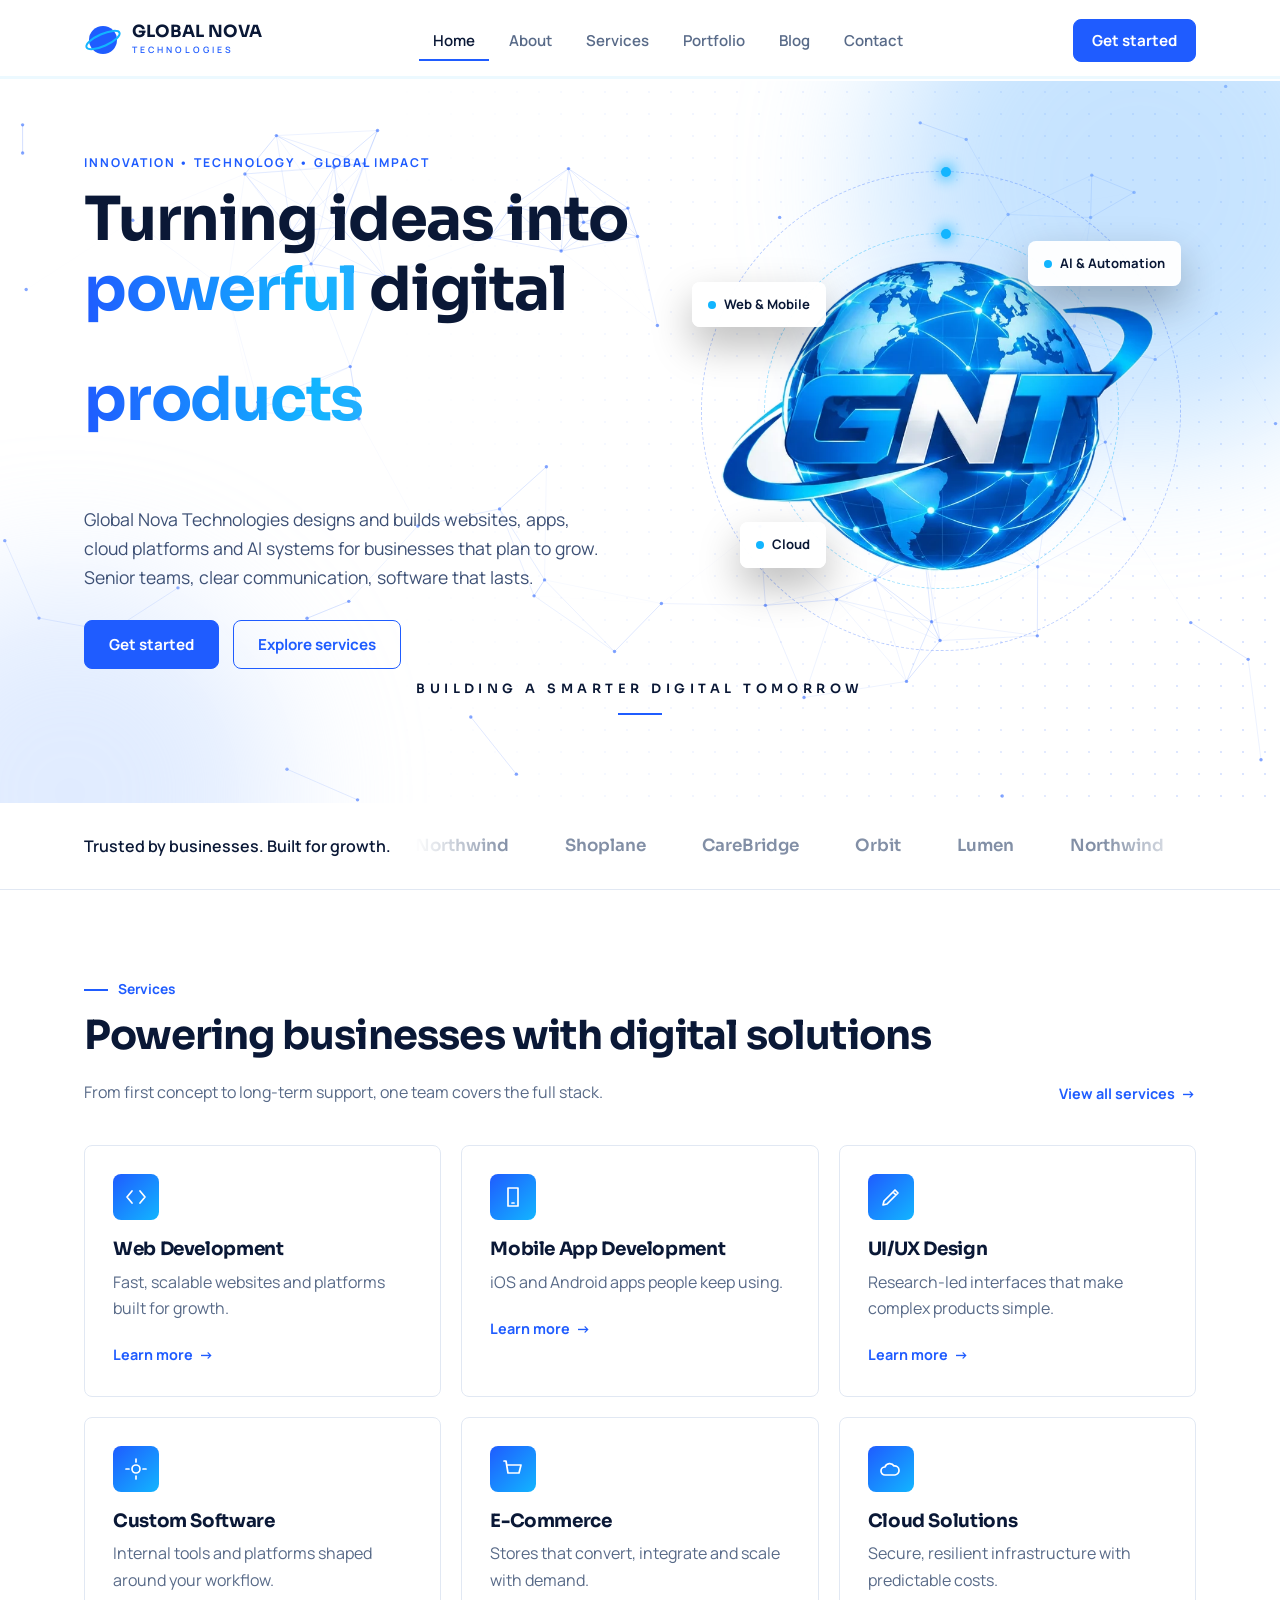
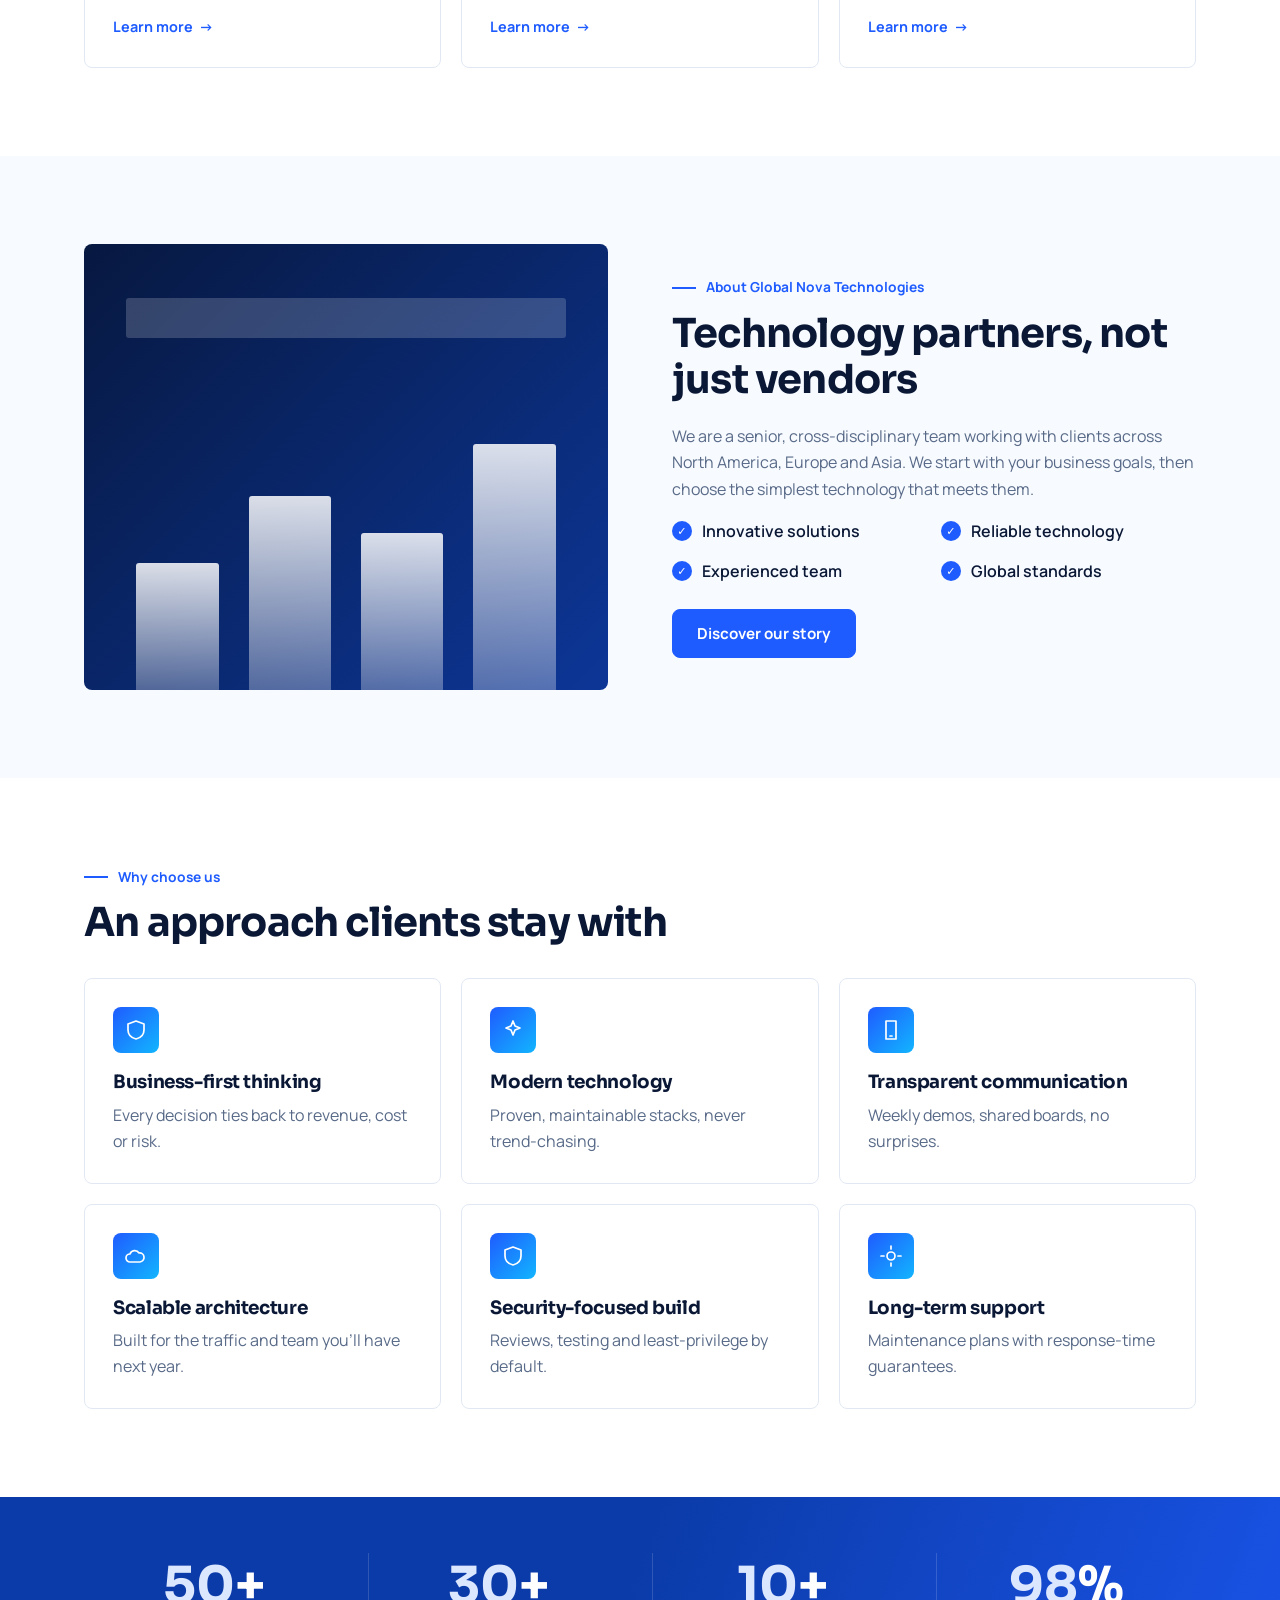
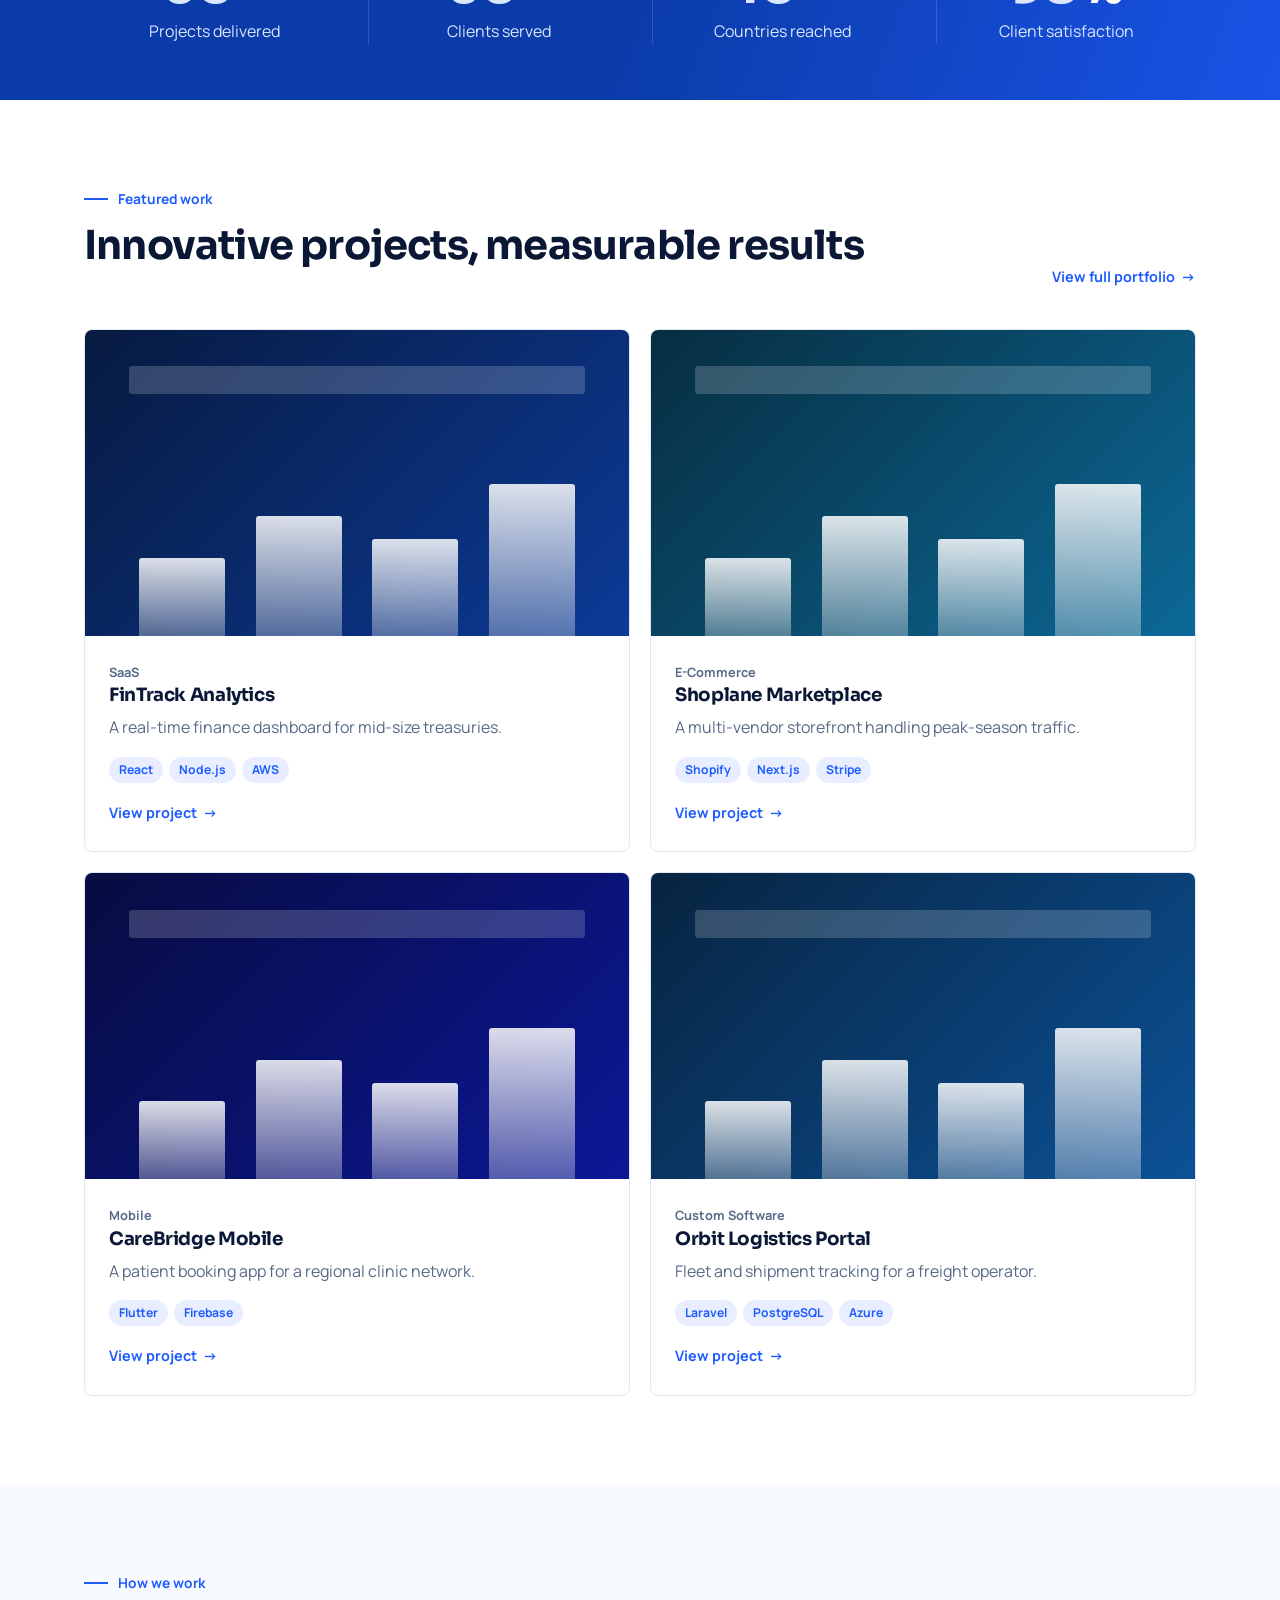
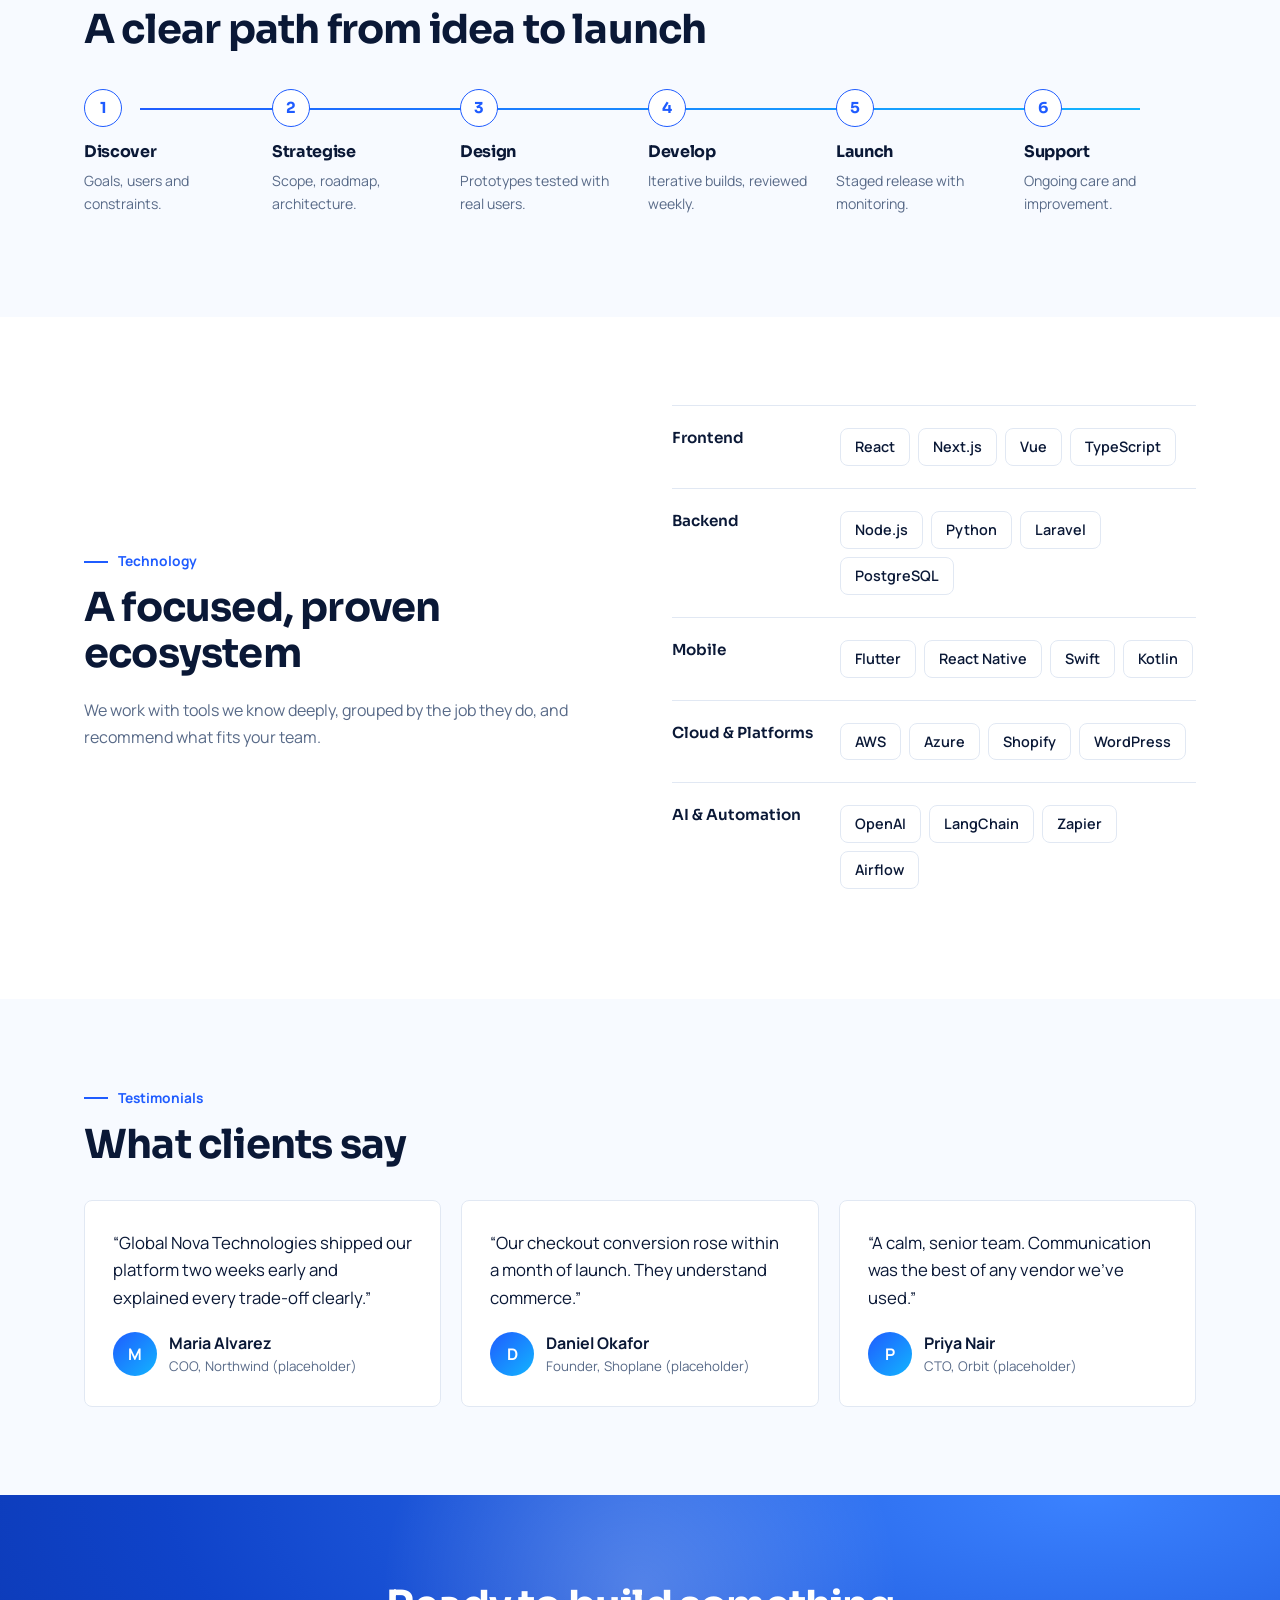
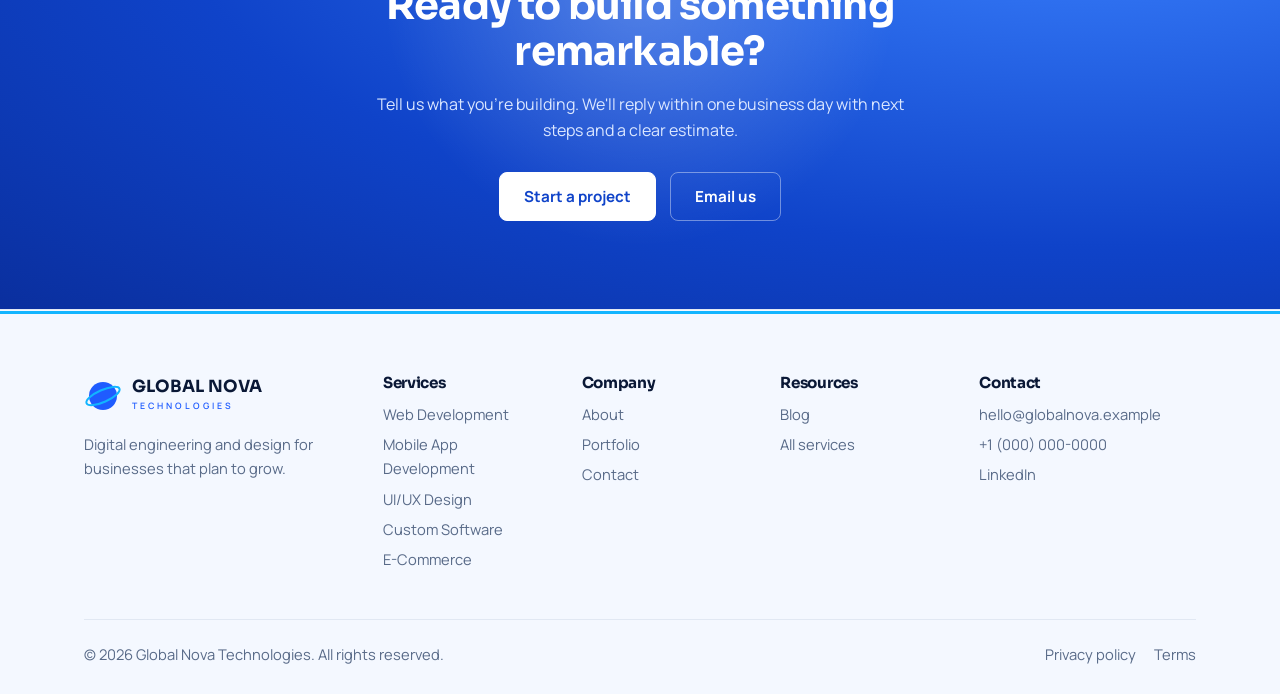
<file: old.tmp.html>
<!DOCTYPE html><html lang="en"><head><meta charset="utf-8"><meta name="viewport" content="width=device-width, initial-scale=1, viewport-fit=cover"><title>Global Nova Technologies | Digital Engineering & Design</title><meta name="description" content="Global Nova Technologies designs and builds websites, apps, cloud platforms and AI systems for growing businesses worldwide."><link rel="icon" href="data:image/svg+xml,%3Csvg xmlns='http://www.w3.org/2000/svg' viewBox='0 0 100 100'%3E%3Ctext y='.9em' font-size='90'%3E%F0%9F%94%B7%3C/text%3E%3C/svg%3E">
<link href="https://fonts.googleapis.com/css2?family=Manrope:wght@400;500;600;700&family=Sora:wght@500;600;700&display=swap" rel="stylesheet">
<style>
:root{--bg:#fff;--alt:#f7faff;--c:#fff;--t:#0a1836;--m:#586a88;--l:#e1e8f3;--hb:rgba(255,255,255,.92);--b:#1f5cff;--b2:#12b5ff;--n:#071433;--r:8px;box-sizing:border-box;padding-top:env(safe-area-inset-top,0px);padding-bottom:env(safe-area-inset-bottom,0px)}

:root[data-theme=dark]{--bg:#050d20;--alt:#081533;--c:#0b1a3a;--t:#eaf0ff;--m:#9db0d3;--l:#1a2b52;--hb:rgba(5,13,32,.9)}
html{scroll-padding-top:calc(80px + env(safe-area-inset-top,0px));scroll-behavior:smooth}*,*:before,*:after{box-sizing:inherit}
body{margin:0;background:var(--bg);color:var(--t);font:16px/1.65 Manrope,system-ui,sans-serif}
h1,h2,h3,h4{font-family:Sora,Manrope,sans-serif;line-height:1.15;margin:0 0 .5em;letter-spacing:-.02em}h1{font-size:clamp(2.3rem,5vw,3.8rem)}h2{font-size:clamp(1.7rem,3.2vw,2.5rem)}h3{font-size:1.15rem}p{margin:0 0 1em;color:var(--m)}a{color:inherit;text-decoration:none}
:focus-visible{outline:3px solid var(--b2);outline-offset:2px}.wrap{max-width:1160px;margin:auto;padding:0 24px}section{padding:88px 0}.dk{background:var(--n);color:#fff}.dk p{color:#a9bbdd}.ac{color:var(--b)}.dk .ac{color:#4da3ff}.hero .ac{color:#1f7bff}
.eb{font-size:.86rem;font-weight:700;color:var(--b);margin-bottom:12px;display:flex;gap:10px;align-items:center}.eb:before{content:"";width:24px;height:2px;background:currentColor}.dk .eb{color:#4da3ff}
header{position:sticky;top:env(safe-area-inset-top,0px);z-index:50;background:var(--hb);border-bottom:1px solid transparent;transition:.25s}header.s{backdrop-filter:blur(12px);-webkit-backdrop-filter:blur(12px);border-color:var(--l);box-shadow:0 8px 28px rgba(7,20,51,.07)}
.nb{display:flex;align-items:center;justify-content:space-between;height:80px;transition:height .25s}header.s .nb{height:62px}.logo{display:flex;align-items:center;gap:10px;font:700 1.3rem Sora,sans-serif}.logo svg{width:38px;height:38px}.logo span{display:flex;flex-direction:column;line-height:1;font-size:1.05rem;text-transform:uppercase}.logo small{font:600 .55rem Manrope;letter-spacing:.34em;color:var(--b);margin-top:4px}.gv img{width:100%;height:auto;display:block}.tag{position:absolute;right:max(20px,3vw);top:46%;width:132px;font:600 .8rem Sora;letter-spacing:.35em;text-transform:uppercase;color:#0a1836;line-height:2}.tag:after{content:"";display:block;width:44px;height:2px;background:#1f5cff;margin-top:10px}@media(max-width:1280px){.tag{position:static;width:auto;margin-top:8px;text-align:center}.tag:after{margin:10px auto 0}}
#menu{display:flex;gap:6px;list-style:none;margin:0;padding:0}#menu a{padding:8px 14px;font-weight:600;font-size:.94rem;color:var(--m);border-bottom:2px solid transparent}#menu a:hover,#menu a.on{color:var(--t);border-color:var(--b)}
.btn{display:inline-flex;align-items:center;gap:8px;padding:13px 24px;border-radius:var(--r);font:700 .95rem Manrope,sans-serif;border:1.5px solid var(--b);background:var(--b);color:#fff;cursor:pointer;transition:.2s}.btn:hover{background:#1748d1;transform:translateY(-1px);box-shadow:0 10px 22px rgba(31,92,255,.28)}.btn.o{background:transparent;color:var(--b)}.btn.o:hover{background:rgba(31,92,255,.08);box-shadow:none}.dk .btn.o{color:#fff;border-color:rgba(255,255,255,.4)}.btn.sm{padding:10px 18px}
#bg{display:none;background:none;border:0;width:44px;height:44px;cursor:pointer;color:var(--t)}#bg span,#bg:before,#bg:after{content:"";display:block;width:22px;height:2px;background:currentColor;margin:5px auto;transition:.25s}
.hero{background:radial-gradient(ellipse at 72% 45%,#fff 0,rgba(255,255,255,0) 55%),linear-gradient(120deg,#eaf3ff,#cde2ff);color:#0a1836;padding:72px 0 88px;position:relative;overflow:hidden}.hero:before{content:"";position:absolute;inset:0;background-image:radial-gradient(rgba(31,92,255,.17) 1.2px,transparent 1.4px);background-size:22px 22px;mask-image:linear-gradient(90deg,transparent 30%,#000)}
.hg{display:grid;grid-template-columns:1.05fr .95fr;gap:40px;align-items:center;position:relative}.hero p{color:#3d5075;font-size:1.1rem;max-width:520px}.hero .eb{color:#1f5cff;letter-spacing:.16em;font-size:.76rem;text-transform:uppercase}.hero .eb:before{display:none}.cta{display:flex;gap:14px;flex-wrap:wrap;margin-top:28px}
.gv{position:relative;max-width:480px;margin:auto}.gv svg{width:100%;height:auto;display:block}.orb{transform-origin:200px 200px;animation:sp 40s linear infinite}@keyframes sp{to{transform:rotate(360deg)}}
.chip{position:absolute;background:rgba(255,255,255,.96);color:#0a1836;border-radius:var(--r);padding:12px 16px;box-shadow:0 18px 40px rgba(0,0,0,.28);font-size:.82rem;font-weight:700}.chip small{display:block;color:#586a88;font-weight:500}.chip b{font:700 1.25rem Sora;color:#1f5cff}
.trust{padding:30px 0;background:var(--c);border-bottom:1px solid var(--l)}.trust .wrap{display:flex;align-items:center;justify-content:space-between;gap:24px;flex-wrap:wrap}.trust p{margin:0;font-weight:600;color:var(--t)}.tl{display:flex;gap:34px;flex-wrap:wrap;font:600 1.05rem Sora;color:var(--m);opacity:.75}
.sh{display:flex;justify-content:space-between;align-items:end;gap:20px;margin-bottom:40px;flex-wrap:wrap}.sh p{max-width:560px;margin:0}
.g{display:grid;gap:20px}.g3{grid-template-columns:repeat(3,1fr)}.g2{grid-template-columns:1fr 1fr}.g4{grid-template-columns:repeat(4,1fr)}
.card{background:var(--c);border:1px solid var(--l);border-radius:var(--r);padding:28px;transition:.25s;position:relative}a.card:hover,.card.h:hover{transform:translateY(-4px);border-color:var(--b);box-shadow:0 18px 40px rgba(31,92,255,.12)}
.ic{width:46px;height:46px;border-radius:var(--r);background:linear-gradient(135deg,#1f5cff,#12b5ff);color:#fff;display:grid;place-items:center;margin-bottom:18px}.ic svg{width:24px;height:24px}
.more{font-weight:700;color:var(--b);font-size:.9rem;display:inline-flex;gap:6px;margin-top:6px}.more:after{content:"\2192";transition:.2s}.card:hover .more:after{transform:translateX(4px)}
.split{display:grid;grid-template-columns:1fr 1fr;gap:64px;align-items:center}.vis{aspect-ratio:16/10;border-radius:var(--r);background:linear-gradient(135deg,hsl(var(--h,220) 80% 14%),hsl(var(--h,220) 85% 32%));position:relative;overflow:hidden;display:flex;align-items:flex-end;gap:7%;padding:14% 10% 0}.vis:before{content:"";position:absolute;left:8%;right:8%;top:12%;height:9%;background:rgba(255,255,255,.18);border-radius:3px}.vis i{flex:1;background:linear-gradient(#fff,rgba(255,255,255,.35));border-radius:3px 3px 0 0;opacity:.85}.vis i:nth-child(1){height:34%}.vis i:nth-child(2){height:52%}.vis i:nth-child(3){height:42%}.vis i:nth-child(4){height:66%}
.tall{aspect-ratio:4/3.4}.ck{list-style:none;padding:0;margin:0 0 24px;display:grid;grid-template-columns:1fr 1fr;gap:14px}.ck li{font-weight:600;display:flex;gap:10px}.ck li:before{content:"\2713";color:#fff;background:var(--b);width:20px;height:20px;border-radius:50%;display:grid;place-items:center;font-size:.7rem;flex:none;margin-top:3px}
.num{font:700 .95rem Sora;color:var(--b);border:1.5px solid var(--b);width:38px;height:38px;border-radius:50%;display:grid;place-items:center;margin-bottom:16px;background:var(--c)}
.st{display:grid;grid-template-columns:repeat(4,1fr);gap:24px;text-align:center}.st b{display:block;font:700 clamp(2.2rem,4vw,3.2rem) Sora;color:#fff}.st span{color:#a9bbdd}.st div{border-left:1px solid rgba(255,255,255,.15)}.st div:first-child{border:0}
.pc{padding:0;overflow:hidden;display:block}.pc .vis{border-radius:0;aspect-ratio:16/9;transition:transform .5s}.pc:hover .vis{transform:scale(1.04)}.pc .cl{overflow:hidden}.pc .bd{padding:22px 24px 26px}.tg{display:flex;gap:6px;flex-wrap:wrap;margin:8px 0 12px}.tg span{font-size:.76rem;font-weight:700;background:rgba(31,92,255,.1);color:var(--b);padding:3px 10px;border-radius:99px}.cat{font-size:.8rem;font-weight:700;color:var(--m)}
.tl2{display:grid;grid-template-columns:repeat(6,1fr);gap:16px;position:relative}.tl2:before{content:"";position:absolute;top:19px;left:5%;right:5%;height:2px;background:var(--l)}.tl2 div{position:relative}.tl2 h3{font-size:1rem}.tl2 p{font-size:.88rem}
.tk{display:grid;grid-template-columns:150px 1fr;gap:18px;padding:22px 0;border-top:1px solid var(--l)}.tk b{font:600 .95rem Sora}.tk div{display:flex;gap:8px;flex-wrap:wrap}.tk span{background:var(--c);border:1px solid var(--l);padding:6px 14px;border-radius:var(--r);font-weight:600;font-size:.9rem}
blockquote{margin:0;font-size:1.05rem;color:var(--t)}.who{display:flex;gap:12px;align-items:center;margin-top:18px}.av{width:44px;height:44px;border-radius:50%;background:linear-gradient(135deg,#1f5cff,#12b5ff);color:#fff;display:grid;place-items:center;font-weight:700}.who small{display:block;color:var(--m)}
.cs{background:radial-gradient(ellipse at 85% 0,#14479f,#071433 65%);text-align:center}.cs h2{max-width:720px;margin:0 auto 16px;color:#fff}.cs p{max-width:560px;margin:0 auto 12px}.cs .cta{justify-content:center}
.ph{background:linear-gradient(180deg,#0a1f4d,#071433);color:#fff;padding:72px 0 64px}.ph p{color:#b7c8e8;max-width:640px;font-size:1.08rem}.ph .eb{color:#7cc0ff}.crumb{font-size:.86rem;color:#8fb2e8;margin-bottom:16px}.crumb a:hover{text-decoration:underline}
.fl{display:flex;gap:10px;flex-wrap:wrap;margin-bottom:28px;align-items:center}.fl button{font:600 .88rem Manrope;padding:8px 16px;border-radius:99px;border:1px solid var(--l);background:var(--c);color:var(--t);cursor:pointer}.fl button.on,.fl button:hover{background:var(--b);border-color:var(--b);color:#fff}
input,select,textarea{width:100%;font:500 1rem Manrope;padding:13px 14px;border:1.5px solid var(--l);border-radius:var(--r);background:var(--c);color:var(--t)}input:focus,select:focus,textarea:focus{border-color:var(--b);outline:0;box-shadow:0 0 0 3px rgba(31,92,255,.18)}.fl input{max-width:260px;margin-left:auto}
label{font-weight:700;font-size:.9rem;display:block;margin-bottom:6px}.f{margin-bottom:18px}.er{color:#d92d4c;font-size:.83rem;min-height:1.2em;display:block;margin-top:4px}[aria-invalid=true]{border-color:#d92d4c}.ok{background:rgba(16,185,129,.1);border:1px solid #10b981;border-radius:var(--r);padding:28px;text-align:center}.emp{text-align:center;padding:48px;border:1.5px dashed var(--l);border-radius:var(--r);grid-column:1/-1;color:var(--m)}
details{background:var(--c);border:1px solid var(--l);border-radius:var(--r);padding:18px 22px;margin-bottom:12px}summary{font-weight:700;cursor:pointer}details p{margin:10px 0 0}
.mt{display:grid;grid-template-columns:repeat(4,1fr);gap:16px}.mt div{border-left:3px solid var(--b);padding-left:14px}.mt small{color:var(--m);display:block}.mt b{font-family:Sora}
.art{max-width:720px;margin:auto}.art p{font-size:1.08rem;color:var(--t);opacity:.85}.art h2{margin-top:1.6em;font-size:1.6rem}
footer{background:#050e26;color:#a9bbdd;padding:64px 0 28px;font-size:.92rem}.fg{display:grid;grid-template-columns:1.6fr 1fr 1fr 1fr 1.3fr;gap:32px}footer h4{color:#fff;font-size:.95rem}footer a{display:block;padding:3px 0}footer a:hover{color:#fff}.fb{border-top:1px solid #1a2b52;margin-top:44px;padding-top:22px;display:flex;justify-content:space-between;gap:16px;flex-wrap:wrap}.fb a{display:inline;margin-left:18px}
.rv{opacity:0;transform:translateY(14px);transition:.6s}.rv.in{opacity:1;transform:none}
@media(max-width:960px){#bg{display:block}#menu{position:fixed;inset:0 0 0 auto;width:min(320px,86vw);background:var(--c);flex-direction:column;padding:96px 24px;transform:translateX(105%);transition:.3s;box-shadow:-20px 0 50px rgba(0,0,0,.2);z-index:60}#menu.o{transform:none}.nb .btn{display:none}#bg{position:relative;z-index:70}.hg,.split,.g2{grid-template-columns:1fr}.g3,.g4,.mt{grid-template-columns:1fr 1fr}.tl2{grid-template-columns:1fr 1fr}.tl2:before{display:none}.fg{grid-template-columns:1fr 1fr}.st{grid-template-columns:1fr 1fr}.st div:nth-child(3){border:0}section{padding:64px 0}.hero{padding:48px 0 64px}}
@media(max-width:600px){.g3,.g4,.g2,.mt,.tl2,.ck{grid-template-columns:1fr}.tk{grid-template-columns:1fr;gap:8px}.fl input{max-width:none;margin:0;width:100%}.fg{grid-template-columns:1fr}}
@media(prefers-reduced-motion:reduce){*{animation:none!important;transition:none!important}.rv{opacity:1;transform:none}html{scroll-behavior:auto}}

.hero{background:#fff;isolation:isolate}#cv{position:absolute;inset:0;width:100%;height:100%;z-index:0}.hero .hg{z-index:1}.hero:before{z-index:0}
.bl{position:absolute;border-radius:50%;filter:blur(70px);opacity:.5;pointer-events:none;z-index:0}.b1{width:520px;height:520px;right:-120px;top:-160px;background:#8ec8ff;animation:dr 14s ease-in-out infinite alternate}.b2{width:420px;height:420px;left:-140px;bottom:-200px;background:#c3d9ff;animation:dr 18s ease-in-out infinite alternate-reverse}
.hero h1{perspective:600px}.w{display:inline-block;opacity:0;transform:translateY(26px) rotateX(-45deg);animation:wi .85s cubic-bezier(.2,.8,.2,1) forwards;animation-delay:calc(var(--i)*.09s + .1s)}
.hero .sh{color:transparent;background:linear-gradient(90deg,#1f5cff,#12b5ff,#6a8fff,#1f5cff);background-size:250% 100%;-webkit-background-clip:text;background-clip:text;animation:wi .85s cubic-bezier(.2,.8,.2,1) forwards,sm 4s linear infinite;animation-delay:calc(var(--i)*.09s + .1s),0s}
.hero .hg>div:first-child>:not(h1){opacity:0;animation:fu .9s cubic-bezier(.2,.8,.2,1) forwards}.tag{opacity:0;animation:fu 1s 1.3s forwards}
.hero .btn:not(.o){animation:gp 2.6s infinite}.btn{position:relative;overflow:hidden}.btn:not(.o):after{content:"";position:absolute;top:0;left:-60%;width:40%;height:100%;background:linear-gradient(100deg,transparent,rgba(255,255,255,.5),transparent);transform:skewX(-20deg);animation:shn 3.6s infinite}
.gv{animation:fl 7s ease-in-out infinite;perspective:900px}.gv:before{content:"";position:absolute;inset:14% 12%;border-radius:50%;background:radial-gradient(circle,rgba(31,110,255,.4),transparent 68%);filter:blur(26px);animation:pl 4s ease-in-out infinite;z-index:-1}.gi{transform:rotateX(var(--rx,0deg)) rotateY(var(--ry,0deg));transition:transform .25s}
.rgs{position:absolute;left:0;right:0;top:50%;aspect-ratio:1;transform:translateY(-50%);z-index:-1}.rg{position:absolute;inset:0;border-radius:50%;border:1.5px dashed rgba(31,92,255,.3);animation:rt 30s linear infinite}.r2{inset:13%;border-color:rgba(18,181,255,.4);animation-duration:20s;animation-direction:reverse}.rg:after{content:"";position:absolute;top:-5px;left:50%;width:10px;height:10px;border-radius:50%;background:#12b5ff;box-shadow:0 0 14px 2px #12b5ff}
.gv .chip{z-index:3;white-space:nowrap;animation:fl 5s ease-in-out infinite}.dt{display:inline-block;width:8px;height:8px;border-radius:50%;background:#12b5ff;margin-right:8px;animation:pl 1.6s infinite}
.mq{overflow:hidden;flex:1;min-width:240px;mask-image:linear-gradient(90deg,transparent,#000 12%,#000 88%,transparent);-webkit-mask-image:linear-gradient(90deg,transparent,#000 12%,#000 88%,transparent)}.mq .tl{flex-wrap:nowrap;gap:0;width:max-content;animation:mq 24s linear infinite}.mq .tl span{margin-right:56px;white-space:nowrap}
#pb{position:fixed;top:env(safe-area-inset-top,0px);left:0;right:0;height:3px;background:linear-gradient(90deg,#1f5cff,#12b5ff);transform:scaleX(0);transform-origin:left;z-index:80}#app{animation:fi .5s both}
.rv{filter:blur(4px)}.rv.in{filter:none}.card.rv.in{transition:transform .18s,border-color .25s,box-shadow .25s}
a.card:hover,.card.h:hover{transform:perspective(900px) translateY(-6px) rotateX(var(--rx,0deg)) rotateY(var(--ry,0deg))}.card:before{content:"";position:absolute;inset:0;border-radius:inherit;background:radial-gradient(240px circle at var(--mx,50%) var(--my,50%),rgba(31,92,255,.13),transparent 60%);opacity:0;transition:.3s;pointer-events:none}.card:hover:before{opacity:1}.ic{transition:.3s}.card:hover .ic{transform:rotate(-8deg) scale(1.12)}
.tl2 .num{transform:scale(.4)}.tl2 .rv.in .num{transform:scale(1);transition:.5s .2s cubic-bezier(.3,1.6,.5,1)}.tl2:before{transform-origin:left;background:linear-gradient(90deg,#1f5cff,#12b5ff)}@supports(animation-timeline:view()){.tl2:before{animation:ln linear both;animation-timeline:view();animation-range:entry 20% cover 45%}}
.dk:not(.cs){background:linear-gradient(110deg,#071433 20%,#0e3486 50%,#071433 80%);background-size:250% 100%;animation:bgm 12s linear infinite}.cs{position:relative;overflow:hidden}.cs:before{content:"";position:absolute;width:560px;height:560px;left:50%;top:-45%;margin-left:-280px;background:radial-gradient(circle,rgba(18,181,255,.35),transparent 65%);animation:pl 6s ease-in-out infinite}.cs .wrap{position:relative}.ph{background-size:200% 200%;animation:bgm 14s ease infinite alternate}
@keyframes wi{to{opacity:1;transform:none}}@keyframes fu{from{opacity:0;transform:translateY(20px)}to{opacity:1;transform:none}}@keyframes sm{to{background-position:250% 0}}@keyframes fl{50%{transform:translateY(-14px)}}@keyframes pl{50%{opacity:.6;transform:scale(1.12)}}@keyframes rt{to{transform:rotate(360deg)}}@keyframes dr{to{transform:translate(-60px,50px) scale(1.15)}}@keyframes mq{to{transform:translateX(-50%)}}@keyframes shn{0%,60%{left:-60%}100%{left:130%}}@keyframes gp{0%{box-shadow:0 0 0 0 rgba(31,92,255,.45)}70%,100%{box-shadow:0 0 0 16px rgba(31,92,255,0)}}@keyframes bgm{to{background-position:-250% 0}}@keyframes ln{from{transform:scaleX(0)}to{transform:scaleX(1)}}@keyframes fi{from{opacity:0}}
@media(prefers-reduced-motion:reduce){.w,.hero .hg>div:first-child>:not(h1),.tag,.hero .sh{opacity:1!important;transform:none!important}.rv{filter:none}}

.ph{background:#fff;color:var(--t);position:relative;overflow:hidden;animation:none;border-bottom:1px solid var(--l)}.ph .wrap{position:relative;z-index:1}.ph p{color:var(--m)}.ph .eb{color:var(--b)}.crumb{color:var(--m)}.crumb a{color:var(--b)}
.ph:before{content:"";position:absolute;inset:0;background-image:radial-gradient(rgba(31,92,255,.15) 1.2px,transparent 1.4px);background-size:22px 22px;mask-image:linear-gradient(90deg,transparent 35%,#000);-webkit-mask-image:linear-gradient(90deg,transparent 35%,#000)}.ph:after{content:"";position:absolute;right:-120px;top:-190px;width:480px;height:480px;border-radius:50%;background:#8ec8ff;filter:blur(72px);opacity:.45;animation:dr 14s ease-in-out infinite alternate}
.ph .crumb{animation:fu .6s both}.ph .eb{animation:fu .7s .08s both}.ph h1{animation:fu .8s .16s both}.ph p{animation:fu .8s .28s both}
.dk:not(.cs){background:linear-gradient(110deg,#0b3ba8 20%,#1f5cff 50%,#0b3ba8 80%);background-size:250% 100%}.cs{background:radial-gradient(ellipse at 85% 0,#3b82ff,#0f43c9 60%,#0a2f9e)}.cs:before{background:radial-gradient(circle,rgba(255,255,255,.22),transparent 65%)}.dk p,.st span{color:#dbe7ff}
.dk .btn:not(.o){background:#fff;color:#0f43c9;border-color:#fff}.dk .btn:not(.o):hover{background:#eef4ff;box-shadow:0 10px 24px rgba(0,0,0,.25)}
footer{background:#f4f8ff;color:var(--m);border-top:1px solid var(--l)}footer h4{color:var(--t)}footer a:hover{color:var(--b)}.fb{border-color:var(--l)}footer .logo{color:var(--t)!important}
</style></head><body>
<div id="pb"></div><header id="hd"><div class="wrap nb"><a class="logo" href="#/" aria-label="Global Nova Technologies home"><svg viewBox="0 0 38 38" aria-hidden="true"><circle cx="19" cy="19" r="14" fill="#1f5cff"/><ellipse cx="19" cy="19" rx="18" ry="6" transform="rotate(-24 19 19)" fill="none" stroke="#12b5ff" stroke-width="2"/></svg><span>Global Nova<small>Technologies</small></span></a>
<ul id="menu"></ul><a class="btn sm" href="#/contact">Get started</a><button id="bg" aria-label="Open menu" aria-expanded="false"><span></span></button></div></header>
<main id="app" tabindex="-1"></main><footer id="ft"></footer>
<script>
const $=(s,e=document)=>e.querySelector(s),$$=(s,e=document)=>[...e.querySelectorAll(s)];
const P=["M8 6l-5 6 5 6M16 6l5 6-5 6","M7 3h10v18H7zM11 18h2","M4 20l4-1L19 8l-3-3L5 16zM14 7l3 3","M12 8a4 4 0 100 8 4 4 0 000-8zM12 2v3M12 19v3M2 12h3M19 12h3","M3 4h2l2 12h11l2-8H6","M6 18a4 4 0 010-8 5 5 0 019-1 4 4 0 011 9z","M12 3l2 5 5 2-5 2-2 5-2-5-5-2 5-2z","M4 20V10M10 20V4M16 20v-7M22 20H2","M12 3l8 3v6c0 5-4 8-8 9-4-1-8-4-8-9V6z","M4 4h16v16H4zM4 9h16M9 9v11"];
const ic=i=>`<span class="ic"><svg viewBox="0 0 24 24" fill="none" stroke="currentColor" stroke-width="1.7" stroke-linecap="round" stroke-linejoin="round"><path d="${P[i%10]}"/></svg></span>`;
// [slug,name,short,benefits(|),tech(,)]
const S=[["web","Web Development","Fast, scalable websites and platforms built for growth.","Sub-2s load times|SEO-first architecture|Headless and CMS-ready","React,Next.js,Node.js"],
["mobile","Mobile App Development","iOS and Android apps people keep using.","One codebase, both stores|Offline-first patterns|Release management","Flutter,React Native,Swift"],
["design","UI/UX Design","Research-led interfaces that make complex products simple.","User research and testing|Design systems|Accessible by default","Figma,Storybook"],
["software","Custom Software","Internal tools and platforms shaped around your workflow.","Fits your process|Clean, documented code|Built to scale","Python,Laravel,PostgreSQL"],
["ecommerce","E-Commerce","Stores that convert, integrate and scale with demand.","Checkout optimisation|ERP and payment integrations|Multi-currency","Shopify,WooCommerce,Stripe"],
["cloud","Cloud Solutions","Secure, resilient infrastructure with predictable costs.","Zero-downtime deploys|Cost monitoring|Security reviews","AWS,Azure,Docker"],
["ai","AI & Automation","Practical AI that removes manual work from your operations.","Workflow automation|Custom assistants|Data pipelines","Python,OpenAI,LangChain"],
["marketing","Digital Marketing","Measured campaigns that bring in qualified demand.","Technical SEO|Paid media|Analytics and reporting","GA4,Ads,HubSpot"],
["brand","Branding & Creative","Identities and content that make you recognisable.","Brand strategy|Visual identity|Motion and video","Illustrator,After Effects"],
["consulting","IT Consulting","Independent guidance on architecture, vendors and roadmaps.","Technology audits|Roadmaps|Team coaching","Architecture,DevOps"]];
// [slug,title,cat,desc,tags,hue]
const W=[["fintrack","FinTrack Analytics","SaaS","A real-time finance dashboard for mid-size treasuries.","React,Node.js,AWS",220],["shoplane","Shoplane Marketplace","E-Commerce","A multi-vendor storefront handling peak-season traffic.","Shopify,Next.js,Stripe",200],["carebridge","CareBridge Mobile","Mobile","A patient booking app for a regional clinic network.","Flutter,Firebase",235],["orbit","Orbit Logistics Portal","Custom Software","Fleet and shipment tracking for a freight operator.","Laravel,PostgreSQL,Azure",210],["lumen","Lumen Identity","Branding","A full identity system for a renewable energy group.","Figma,Illustrator",250],["northwind","Northwind Corporate","Web","A multilingual corporate site with a custom CMS.","Next.js,Sanity",225]];
// [id,title,cat,date,excerpt]
const B=[["headless","Is headless commerce right for your business?","Engineering","12 Sep 2026","A practical look at cost, complexity and when a decoupled front end pays off."],["ux-audit","A five-step UX audit you can run this week","Design","3 Sep 2026","Find the friction in your product before your customers do."],["ai-ops","Where AI actually saves time in operations","AI","25 Aug 2026","Four automations with measurable returns, and three to skip."],["cloud-cost","Cutting cloud spend without slowing teams down","Cloud","14 Aug 2026","Right-sizing, reservations and the habits that keep bills flat."],["launch","The pre-launch checklist we use on every project","Engineering","30 Jul 2026","Performance, security and analytics checks before go-live."],["brand-sys","Why design systems outlast redesigns","Design","18 Jul 2026","One source of truth keeps brand and product aligned as you grow."]];
const T=[["Frontend","React,Next.js,Vue,TypeScript"],["Backend","Node.js,Python,Laravel,PostgreSQL"],["Mobile","Flutter,React Native,Swift,Kotlin"],["Cloud & Platforms","AWS,Azure,Shopify,WordPress"],["AI & Automation","OpenAI,LangChain,Zapier,Airflow"]];
const nav=[["","Home"],["about","About"],["services","Services"],["portfolio","Portfolio"],["blog","Blog"],["contact","Contact"]];
const ar=(t,h)=>`<a class="btn" href="#/${h}">${t}</a>`;
const vis=(h,c="")=>`<div class="vis ${c}" style="--h:${h}" role="img" aria-label="Project interface preview"><i></i><i></i><i></i><i></i></div>`;
const tags=s=>`<div class="tg">${s.split(",").map(x=>`<span>${x}</span>`).join("")}</div>`;
const sc=s=>`<a class="card rv" href="#/services/${s[0]}">${ic(S.indexOf(s))}<h3>${s[1]}</h3><p>${s[2]}</p><span class="more">Learn more</span></a>`;
const pc=w=>`<a class="card pc rv" href="#/portfolio/${w[0]}"><div class="cl">${vis(w[5])}</div><div class="bd"><span class="cat">${w[2]}</span><h3>${w[1]}</h3><p>${w[3]}</p>${tags(w[4])}<span class="more">View project</span></div></a>`;
const bc=b=>`<a class="card rv" href="#/blog/${b[0]}"><span class="cat">${b[2]} · ${b[3]}</span><h3 style="margin-top:8px">${b[1]}</h3><p>${b[4]}</p><span class="more">Read article</span></a>`;
const ph=(c,t,p,cr)=>`<div class="ph"><div class="wrap"><div class="crumb">${cr||'<a href="#/">Home</a> / '+c}</div><div class="eb">${c}</div><h1>${t}</h1><p>${p}</p></div></div>`;
const CTA=(t="Ready to build something remarkable?")=>`<section class="cs dk"><div class="wrap rv"><h2>${t}</h2><p>Tell us what you're building. We'll reply within one business day with next steps and a clear estimate.</p><div class="cta">${ar("Start a project","contact")}<a class="btn o" href="mailto:hello@globalnova.example">Email us</a></div></div></section>`;
const globe=`<div class="gv"><div class="rgs"><i class="rg"></i><i class="rg r2"></i></div><div class="gi"><img src="[data-uri]" width="800" height="568" alt="Global Nova Technologies GNT globe logo"></div><div class="chip" style="left:-2%;top:12%"><i class="dt"></i>Web &amp; Mobile</div><div class="chip" style="right:0;top:0;animation-delay:-1.6s"><i class="dt"></i>AI &amp; Automation</div><div class="chip" style="left:8%;bottom:4%;animation-delay:-3s"><i class="dt"></i>Cloud</div></div>`;
const tech=()=>T.map(t=>`<div class="tk"><b>${t[0]}</b><div>${t[1].split(",").map(x=>`<span>${x}</span>`).join("")}</div></div>`).join("");
const quote=(q,n,r)=>`<div class="card rv"><blockquote>“${q}”</blockquote><div class="who"><span class="av">${n[0]}</span><div><b>${n}</b><small>${r}</small></div></div></div>`;
const steps=["Discover","Strategise","Design","Develop","Launch","Support"],sd=["Goals, users and constraints.","Scope, roadmap, architecture.","Prototypes tested with real users.","Iterative builds, reviewed weekly.","Staged release with monitoring.","Ongoing care and improvement."];
const proc=(n=6)=>`<div class="tl2">${steps.slice(0,n).map((s,i)=>`<div class="rv"><div class="num">${i+1}</div><h3>${s}</h3><p>${sd[i]}</p></div>`).join("")}</div>`;
// stats: edit values via data-n; placeholders
const stats=`<section class="dk" style="padding:56px 0"><div class="wrap st">${[[50,"+","Projects delivered"],[30,"+","Clients served"],[10,"+","Countries reached"],[98,"%","Client satisfaction"]].map(s=>`<div><b><span data-n="${s[0]}">0</span>${s[1]}</b><span>${s[2]}</span></div>`).join("")}</div></section>`;
const R={
"":()=>`<div class="hero"><canvas id="cv" aria-hidden="true"></canvas><i class="bl b1"></i><i class="bl b2"></i><div class="wrap hg"><div><div class="eb" style="animation-delay:0s">Innovation • Technology • Global impact</div><h1><span class="w " style="--i:0">Turning</span> <span class="w " style="--i:1">ideas</span> <span class="w " style="--i:2">into</span> <span class="w ac sh" style="--i:3">powerful</span> <span class="w " style="--i:4">digital</span> <span class="w ac sh" style="--i:5">products</span></h1><p style="animation-delay:.8s">Global Nova Technologies designs and builds websites, apps, cloud platforms and AI systems for businesses that plan to grow. Senior teams, clear communication, software that lasts.</p><div class="cta" style="animation-delay:.95s">${ar("Get started","contact")}<a class="btn o" href="#/services">Explore services</a></div></div>${globe}</div><div class="tag">Building a smarter digital tomorrow</div></div>
<div class="trust"><div class="wrap"><p>Trusted by businesses. Built for growth.</p><div class="mq"><div class="tl"><span>Northwind</span><span>Shoplane</span><span>CareBridge</span><span>Orbit</span><span>Lumen</span><span>Northwind</span><span>Shoplane</span><span>CareBridge</span><span>Orbit</span><span>Lumen</span></div></div></div></div>
<section><div class="wrap"><div class="sh"><div><div class="eb">Services</div><h2>Powering businesses with digital solutions</h2><p>From first concept to long-term support, one team covers the full stack.</p></div><a class="more" href="#/services">View all services</a></div><div class="g g3">${S.slice(0,6).map(sc).join("")}</div></div></section>
<section style="background:var(--alt)"><div class="wrap split"><div class="rv">${vis(222,"tall")}</div><div class="rv"><div class="eb">About Global Nova Technologies</div><h2>Technology partners, not just vendors</h2><p>We are a senior, cross-disciplinary team working with clients across North America, Europe and Asia. We start with your business goals, then choose the simplest technology that meets them.</p><ul class="ck"><li>Innovative solutions</li><li>Reliable technology</li><li>Experienced team</li><li>Global standards</li></ul>${ar("Discover our story","about")}</div></div></section>
<section><div class="wrap"><div class="eb">Why choose us</div><h2>An approach clients stay with</h2><div class="g g3" style="margin-top:32px">${[["Business-first thinking","Every decision ties back to revenue, cost or risk."],["Modern technology","Proven, maintainable stacks, never trend-chasing."],["Transparent communication","Weekly demos, shared boards, no surprises."],["Scalable architecture","Built for the traffic and team you'll have next year."],["Security-focused build","Reviews, testing and least-privilege by default."],["Long-term support","Maintenance plans with response-time guarantees."]].map((x,i)=>`<div class="card h rv">${ic([8,6,1,5,8,3][i])}<h3>${x[0]}</h3><p style="margin:0">${x[1]}</p></div>`).join("")}</div></div></section>
${stats}
<section><div class="wrap"><div class="sh"><div><div class="eb">Featured work</div><h2>Innovative projects, measurable results</h2></div><a class="more" href="#/portfolio">View full portfolio</a></div><div class="g g2">${W.slice(0,4).map(pc).join("")}</div></div></section>
<section style="background:var(--alt)"><div class="wrap"><div class="eb">How we work</div><h2>A clear path from idea to launch</h2><div style="margin-top:36px">${proc()}</div></div></section>
<section><div class="wrap split"><div><div class="eb">Technology</div><h2>A focused, proven ecosystem</h2><p>We work with tools we know deeply, grouped by the job they do, and recommend what fits your team.</p></div><div>${tech()}</div></div></section>
<section style="background:var(--alt)"><div class="wrap"><div class="eb">Testimonials</div><h2>What clients say</h2><div class="g g3" style="margin-top:32px">${quote("Global Nova Technologies shipped our platform two weeks early and explained every trade-off clearly.","Maria Alvarez","COO, Northwind (placeholder)")}${quote("Our checkout conversion rose within a month of launch. They understand commerce.","Daniel Okafor","Founder, Shoplane (placeholder)")}${quote("A calm, senior team. Communication was the best of any vendor we've used.","Priya Nair","CTO, Orbit (placeholder)")}</div></div></section>${CTA()}`,
about:()=>`${ph("About","Engineers and designers who own the outcome","Global Nova Technologies was founded to give growing companies the calibre of engineering usually reserved for the largest enterprises.")}
<section><div class="wrap split"><div><h2>Our story</h2><p>We began as a three-person studio and grew through referrals. Today a distributed team of specialists works across time zones, sharing one standard: ship work we would put our own name on.</p><p>We stay small on purpose, so senior people stay close to every project.</p></div><div class="g g2"><div class="card"><h3>Mission</h3><p style="margin:0">Make dependable, well-designed technology accessible to ambitious businesses.</p></div><div class="card"><h3>Vision</h3><p style="margin:0">Be the digital partner companies trust for the long term.</p></div></div></div></section>
<section style="background:var(--alt)"><div class="wrap"><h2>Values</h2><div class="g g4" style="margin-top:28px">${[["Clarity","Plain language, honest estimates."],["Craft","Details matter, so we sweat them."],["Ownership","We treat your product as ours."],["Care","Security and accessibility from day one."]].map((v,i)=>`<div class="card h">${ic([6,2,8,5][i])}<h3>${v[0]}</h3><p style="margin:0">${v[1]}</p></div>`).join("")}</div></div></section>
<section><div class="wrap"><h2>Leadership</h2><div class="g g4" style="margin-top:28px">${[["Amira Hassan","CEO"],["Lucas Meyer","CTO"],["Sofia Lindqvist","Design Director"],["Ravi Menon","Head of Delivery"]].map(p=>`<div class="card rv"><div class="av" style="width:64px;height:64px;font-size:1.3rem;margin-bottom:14px">${p[0][0]}</div><h3>${p[0]}</h3><p style="margin:0">${p[1]}</p></div>`).join("")}</div></div></section>
<section style="background:var(--alt)"><div class="wrap"><h2>Milestones</h2><div class="g g4" style="margin-top:28px">${[["2018","Studio founded"],["2020","First international client"],["2023","Cloud and AI practices launched"],["2026","Teams across three continents"]].map(m=>`<div class="mt"><div style="grid-column:1/-1"><small>${m[0]}</small><b>${m[1]}</b></div></div>`).join("")}</div></div></section>${CTA("Let's talk about your next project")}`,
services:()=>`${ph("Services","Everything you need to build and grow digitally","Ten disciplines, one accountable team.")}<section><div class="wrap"><div class="g g2">${S.map(s=>`<a class="card rv" href="#/services/${s[0]}">${ic(S.indexOf(s))}<h3>${s[1]}</h3><p>${s[2]}</p><ul class="ck" style="margin:0 0 12px;grid-template-columns:1fr">${s[3].split("|").map(b=>`<li>${b}</li>`).join("")}</ul>${tags(s[4])}<span class="more">Explore ${s[1]}</span></a>`).join("")}</div></div></section>${CTA()}`,
"services/":k=>{const s=S.find(x=>x[0]==k);if(!s)return nf();const bs=s[3].split("|");return `${ph("Service",s[1],s[2],'<a href="#/">Home</a> / <a href="#/services">Services</a> / '+s[1])}
<section><div class="wrap split"><div><h2>Overview</h2><p>${s[1]} at Global Nova Technologies is delivered by a dedicated squad of designers, engineers and a delivery lead. We define success metrics up front and report against them throughout.</p>${ar("Request a proposal","contact")}</div><div><h3>Problems we solve</h3><ul class="ck" style="grid-template-columns:1fr"><li>Slow, outdated or hard-to-maintain systems</li><li>Unclear scope and unpredictable costs</li><li>Poor user experience limiting growth</li></ul></div></div></section>
<section style="background:var(--alt)"><div class="wrap"><h2>Features and benefits</h2><div class="g g3" style="margin-top:28px">${bs.map((b,i)=>`<div class="card h">${ic(i+S.indexOf(s))}<h3>${b}</h3><p style="margin:0">Included as standard, with documentation and handover.</p></div>`).join("")}</div></div></section>
<section><div class="wrap"><h2>Our process</h2><div style="margin-top:32px">${proc(6)}</div></div></section>
<section style="background:var(--alt)"><div class="wrap split"><div><h2>Technologies</h2>${tags(s[4])}</div><div><h2>FAQ</h2>${[["How long does a typical project take?","Most projects run 8–16 weeks. You'll get a firm timeline after discovery."],["Do you provide support after launch?","Yes. Maintenance plans cover updates, monitoring and improvements."],["How is pricing structured?","Fixed-scope or monthly retainers, depending on the work."]].map(f=>`<details><summary>${f[0]}</summary><p>${f[1]}</p></details>`).join("")}</div></div></section>${CTA()}`},
portfolio:()=>`${ph("Portfolio","Work we're proud of","Filter by discipline or search by name and technology.")}<section><div class="wrap"><div class="fl" id="fl">${["All","Web","Mobile","SaaS","E-Commerce","Branding","Custom Software"].map((c,i)=>`<button data-c="${c}" class="${i?"":"on"}">${c}</button>`).join("")}<input id="q" type="search" placeholder="Search projects" aria-label="Search projects"></div><div class="g g3" id="pg" aria-live="polite"></div></div></section>${CTA()}`,
"portfolio/":k=>{const w=W.find(x=>x[0]==k);if(!w)return nf();const n=W[(W.indexOf(w)+1)%W.length];const sec=(t,x)=>`<div class="rv"><h3>${t}</h3><p>${x}</p></div>`;return `${ph(w[2],w[1],w[3],'<a href="#/">Home</a> / <a href="#/portfolio">Portfolio</a> / '+w[1])}
<section><div class="wrap"><div class="rv">${vis(w[5],"tall")}</div><div class="mt" style="margin:36px 0"><div><small>Client</small><b>Confidential client</b></div><div><small>Category</small><b>${w[2]}</b></div><div><small>Timeline</small><b>14 weeks</b></div><div><small>Services</small><b>Design, Build</b></div></div>
<div class="g g2" style="gap:32px">${sec("Challenge","The client's existing system was slow, hard to change and costing them customers.")}${sec("Strategy","We mapped user journeys, prioritised the highest-impact flows and defined success metrics.")}${sec("Solution","A modular, API-first product with a shared design system and clear analytics.")}${sec("Development","Two-week sprints, automated testing, weekly demos and staged releases.")}</div>
<h3 style="margin-top:36px">Technology stack</h3>${tags(w[4])}<h3 style="margin-top:28px">Results (sample figures)</h3><div class="st" style="margin:16px 0 40px"><div style="border:0"><b style="color:var(--b)">+42%</b><span style="color:var(--m)">Conversion</span></div><div style="border-color:var(--l)"><b style="color:var(--b)">-58%</b><span style="color:var(--m)">Load time</span></div><div style="border-color:var(--l)"><b style="color:var(--b)">3x</b><span style="color:var(--m)">Release speed</span></div><div style="border-color:var(--l)"><b style="color:var(--b)">99.9%</b><span style="color:var(--m)">Uptime</span></div></div>
<div class="g g3">${[w[5]+20,w[5]-15,w[5]+40].map(h=>vis(h)).join("")}</div><div style="margin-top:40px">${quote("They understood our business quickly and delivered exactly what we needed.","Client lead","Project sponsor (placeholder)")}</div></div></section>
<section style="background:var(--alt)"><div class="wrap"><div class="sh"><h2 style="margin:0">Next project</h2></div><div style="max-width:520px">${pc(n)}</div></div></section>${CTA()}`},
blog:()=>`${ph("Blog","Insights from the studio","Practical writing on engineering, design and growth.")}<section><div class="wrap"><a class="card pc rv" href="#/blog/${B[0][0]}" style="display:grid;grid-template-columns:1fr 1fr;margin-bottom:40px"><div class="cl">${vis(215)}</div><div class="bd" style="align-self:center"><span class="cat">Featured · ${B[0][2]} · ${B[0][3]}</span><h2 style="margin:8px 0">${B[0][1]}</h2><p>${B[0][4]}</p><span class="more">Read article</span></div></a>
<div class="fl" id="bf">${["All","Engineering","Design","AI","Cloud"].map((c,i)=>`<button data-c="${c}" class="${i?"":"on"}">${c}</button>`).join("")}<input id="bq" type="search" placeholder="Search articles" aria-label="Search articles"></div><div class="g g3" id="bg2"></div><div style="text-align:center;margin-top:32px"><button class="btn o" id="lm">Load more</button></div></div></section>`,
"blog/":k=>{const b=B.find(x=>x[0]==k);if(!b)return nf();return `${ph(b[2],b[1],b[3]+" · 6 min read",'<a href="#/">Home</a> / <a href="#/blog">Blog</a> / '+b[2])}<section><div class="wrap art"><p><b>${b[4]}</b></p><p>Every technology decision is a trade-off between speed, cost and flexibility. Start by writing down what success looks like in numbers, then test each option against it.</p><h2>Start with the constraint</h2><p>Teams often pick tools first and justify them later. Reverse that order: list your real constraints (budget, team skills, timeline, compliance) and let them narrow the field.</p><h2>Measure, then decide</h2><p>Run a small pilot, capture the metrics that matter, and expand only when the results hold. This keeps risk low and makes the case for investment easy to explain.</p><p>This is sample article copy. Replace it with your own writing.</p><a class="more" href="#/blog">Back to all articles</a></div></section>${CTA("Want help applying this?")}`},
contact:()=>`${ph("Contact","Tell us about your project","We reply within one business day.")}<section><div class="wrap split" style="align-items:start"><form id="cf" class="card" novalidate><div class="g g2" style="gap:0 18px"><div class="f"><label for="n">Name *</label><input id="n" name="n" autocomplete="name"><span class="er"></span></div><div class="f"><label for="e">Email *</label><input id="e" name="e" type="email" autocomplete="email"><span class="er"></span></div><div class="f"><label for="p">Phone</label><input id="p" name="p" type="tel" autocomplete="tel"><span class="er"></span></div><div class="f"><label for="c">Company</label><input id="c" autocomplete="organization"><span class="er"></span></div><div class="f"><label for="s">Service</label><select id="s">${S.map(s=>`<option>${s[1]}</option>`).join("")}</select></div><div class="f"><label for="bu">Budget</label><select id="bu"><option>Under $10k</option><option>$10k–$50k</option><option>$50k–$150k</option><option>$150k+</option></select></div></div><div class="f"><label for="m">Project details *</label><textarea id="m" name="m" rows="5"></textarea><span class="er"></span></div><button class="btn" id="sb" type="submit">Send message</button><div id="st" role="status" aria-live="polite" style="margin-top:16px"></div></form>
<div><h3>Reach us directly</h3><p><b>Email</b><br><a href="mailto:hello@globalnova.example" class="ac">hello@globalnova.example</a></p><p><b>Phone</b><br><a href="tel:+10000000000" class="ac">+1 (000) 000-0000</a></p><p><b>Location</b><br>Placeholder address, Your City, Country</p><p><b>Hours</b><br>Mon–Fri, 9:00–18:00 (local time)</p><p><a class="ac" href="https://www.linkedin.com" rel="noopener">LinkedIn</a> · <a class="ac" href="https://x.com" rel="noopener">X</a> · <a class="ac" href="https://github.com" rel="noopener">GitHub</a></p></div></div></section>`};
function nf(){return `${ph("404","Page not found","That page doesn't exist. Try one of the links below.")}<section><div class="wrap cta">${ar("Go home","")}${ar("See services","services")}</div></section>`}
function foot(){$("#ft").innerHTML=`<div class="wrap"><div class="fg"><div><a class="logo" href="#/" style="color:#fff"><svg viewBox="0 0 38 38" aria-hidden="true"><circle cx="19" cy="19" r="14" fill="#1f5cff"/><ellipse cx="19" cy="19" rx="18" ry="6" transform="rotate(-24 19 19)" fill="none" stroke="#12b5ff" stroke-width="2"/></svg><span>Global Nova<small>Technologies</small></span></a><p style="margin-top:14px">Digital engineering and design for businesses that plan to grow.</p></div><div><h4>Services</h4>${S.slice(0,5).map(s=>`<a href="#/services/${s[0]}">${s[1]}</a>`).join("")}</div><div><h4>Company</h4><a href="#/about">About</a><a href="#/portfolio">Portfolio</a><a href="#/contact">Contact</a></div><div><h4>Resources</h4><a href="#/blog">Blog</a><a href="#/services">All services</a></div><div><h4>Contact</h4><a href="mailto:hello@globalnova.example">hello@globalnova.example</a><a href="tel:+10000000000">+1 (000) 000-0000</a><a href="https://www.linkedin.com" rel="noopener">LinkedIn</a></div></div><div class="fb"><span>© 2026 Global Nova Technologies. All rights reserved.</span><span><a href="#/contact">Privacy policy</a><a href="#/contact">Terms</a></span></div></div>`}
function grid(){const a=$(".fl .on")?.dataset.c||"All",q=$("#q").value.toLowerCase(),r=W.filter(w=>(a=="All"||w[2]==a)&&(w[1]+w[4]+w[3]).toLowerCase().includes(q));$("#pg").innerHTML=r.length?r.map(pc).join(""):'<div class="emp">No projects match. Clear the search or pick another category.</div>';rv()}
let bn=3;function bgrid(){const a=$("#bf .on").dataset.c,q=$("#bq").value.toLowerCase(),r=B.slice(1).filter(b=>(a=="All"||b[2]==a)&&(b[1]+b[4]).toLowerCase().includes(q));$("#bg2").innerHTML=r.length?r.slice(0,bn).map(bc).join(""):'<div class="emp">No articles found. Try a different search.</div>';$("#lm").style.display=r.length>bn?"":"none";rv()}
function form(){const f=$("#cf"),v=(el,ok,msg)=>{const s=el.nextElementSibling;el.setAttribute("aria-invalid",!ok);s.textContent=ok?"":msg;return ok};
f.onsubmit=e=>{e.preventDefault();const r=[v($("#n"),$("#n").value.trim().length>1,"Enter your name."),v($("#e"),/^[^@\s]+@[^@\s]+\.[^@\s]+$/.test($("#e").value),"Enter a valid email address."),v($("#p"),!$("#p").value||/^[+\d\s()-]{7,}$/.test($("#p").value),"Enter a valid phone number."),v($("#m"),$("#m").value.trim().length>=20,"Describe your project in at least 20 characters.")];const st=$("#st");if(r.includes(false)){st.innerHTML='<span class="er">Please fix the highlighted fields.</span>';$("[aria-invalid=true]").focus();return}
const b=$("#sb");b.disabled=true;b.textContent="Sending…";setTimeout(()=>{f.innerHTML='<div class="ok"><h3>Message sent</h3><p style="margin:0">Thanks! We\'ll reply within one business day.</p></div>'},1200)}}
function rv(){const io=new IntersectionObserver(es=>es.forEach(e=>{if(e.isIntersecting){e.target.classList.add("in");io.unobserve(e.target);setTimeout(()=>e.target.style.transitionDelay="",900)}}),{threshold:.1});$$(".rv:not(.in)").forEach((x,i)=>{x.style.transitionDelay=(i%4)*90+"ms";io.observe(x)})}
function count(){const io=new IntersectionObserver(es=>es.forEach(e=>{if(!e.isIntersecting)return;io.unobserve(e.target);const t=+e.target.dataset.n,s=performance.now();(function f(n){const p=Math.min((n-s)/1400,1);e.target.textContent=Math.round(t*(1-Math.pow(1-p,3)));if(p<1)requestAnimationFrame(f)})(s)}));$$("[data-n]").forEach(x=>io.observe(x))}
function net(){const c=$("#cv");if(!c||matchMedia("(prefers-reduced-motion:reduce)").matches)return;const x=c.getContext("2d"),m={x:-999,y:-999},d=Math.min(devicePixelRatio,2);let W,H,N=[];const rs=()=>{W=c.width=c.offsetWidth*d;H=c.height=c.offsetHeight*d;N=Array.from({length:Math.round(c.offsetWidth/16)},()=>({x:Math.random()*W,y:Math.random()*H,vx:(Math.random()-.5)*.5*d,vy:(Math.random()-.5)*.5*d}))};rs();addEventListener("resize",rs);c.parentNode.onmousemove=e=>{const r=c.getBoundingClientRect();m.x=(e.clientX-r.left)*d;m.y=(e.clientY-r.top)*d};
(function f(){if($("#cv")!==c)return;x.clearRect(0,0,W,H);for(const p of N){p.x+=p.vx;p.y+=p.vy;if(p.x<0||p.x>W)p.vx*=-1;if(p.y<0||p.y>H)p.vy*=-1;x.fillStyle="rgba(31,92,255,.55)";x.beginPath();x.arc(p.x,p.y,1.7*d,0,7);x.fill()}
for(let i=0;i<N.length;i++){const a=N[i];for(let j=i+1;j<N.length;j++){const b=N[j],dx=a.x-b.x,dy=a.y-b.y,q=dx*dx+dy*dy,L=(130*d)**2;if(q<L){x.strokeStyle=`rgba(31,92,255,${.2*(1-q/L)})`;x.beginPath();x.moveTo(a.x,a.y);x.lineTo(b.x,b.y);x.stroke()}}const dx=a.x-m.x,dy=a.y-m.y,q=dx*dx+dy*dy,L=(180*d)**2;if(q<L){x.strokeStyle=`rgba(18,181,255,${.55*(1-q/L)})`;x.beginPath();x.moveTo(a.x,a.y);x.lineTo(m.x,m.y);x.stroke()}}requestAnimationFrame(f)})()}
function tilt(){const g=$(".gv");if(!g)return;const h=g.closest(".hero");h.addEventListener("mousemove",e=>{const r=h.getBoundingClientRect();g.style.setProperty("--ry",((e.clientX-r.left)/r.width-.5)*16+"deg");g.style.setProperty("--rx",-((e.clientY-r.top)/r.height-.5)*12+"deg")})}
document.addEventListener("mousemove",e=>{const c=e.target.closest&&e.target.closest(".card");if(!c||c.tagName=="FORM")return;const r=c.getBoundingClientRect(),x=e.clientX-r.left,y=e.clientY-r.top;c.style.setProperty("--mx",x+"px");c.style.setProperty("--my",y+"px");c.style.setProperty("--ry",(x/r.width-.5)*8+"deg");c.style.setProperty("--rx",-(y/r.height-.5)*8+"deg")});
document.addEventListener("mouseout",e=>{const c=e.target.closest&&e.target.closest(".card");if(c){c.style.removeProperty("--rx");c.style.removeProperty("--ry")}});
function route(){const h=location.hash.replace(/^#\/?/,"").replace(/\/$/,""),[a,b]=h.split("/");let fn=b?R[a+"/"]:R[a||""],out;$("#app").innerHTML=fn?fn(b):nf();$("#app").style.animation="none";$("#app").offsetWidth;$("#app").style.animation="";
document.title=($(".ph h1,.hero h1")?.textContent||"Page not found")+" | Global Nova Technologies";$$("#menu a").forEach(x=>x.classList.toggle("on",x.getAttribute("href")=="#/"+(a||"")));closeM();scrollTo(0,0);
if($("#pg")){$$("#fl button").forEach(x=>x.onclick=()=>{$$("#fl button").forEach(y=>y.classList.remove("on"));x.classList.add("on");grid()});$("#q").oninput=grid;grid()}
if($("#bg2")){bn=3;$$("#bf button").forEach(x=>x.onclick=()=>{$$("#bf button").forEach(y=>y.classList.remove("on"));x.classList.add("on");bn=3;bgrid()});$("#bq").oninput=()=>{bn=3;bgrid()};$("#lm").onclick=()=>{bn+=3;bgrid()};bgrid()}
if($("#cf"))form();rv();count();net();tilt();$("#app").focus({preventScroll:true})}
const bt=$("#bg"),mn=$("#menu");mn.innerHTML=nav.map(n=>`<li><a href="#/${n[0]}">${n[1]}</a></li>`).join("");
function closeM(){mn.classList.remove("o");bt.setAttribute("aria-expanded","false")}bt.onclick=()=>{const o=mn.classList.toggle("o");bt.setAttribute("aria-expanded",o)};
addEventListener("keydown",e=>e.key=="Escape"&&closeM());addEventListener("scroll",()=>{$("#hd").classList.toggle("s",scrollY>20);$("#pb").style.transform=`scaleX(${scrollY/(document.documentElement.scrollHeight-innerHeight||1)})`},{passive:true});
addEventListener("hashchange",route);foot();route();
</script></body></html>
</file>
<file: assets/motion.css>
/* Global Nova Technologies: scroll animation styles (used with motion.js)
   Only transform / opacity / clip-path are animated, so everything runs on the GPU. */
.fx-on [data-fx] {
  --fx-d: 0ms;
  --fx-ease: cubic-bezier(.16, 1, .3, 1);       /* expo-out: fast start, silky landing */
  transition:
    opacity .9s var(--fx-ease) var(--fx-d),
    transform 1.1s var(--fx-ease) var(--fx-d),
    clip-path 1.2s var(--fx-ease) var(--fx-d);
}

/* Soft rise */
.fx-on [data-fx="up"]    { opacity: 0; transform: translate3d(0, 56px, 0); }

/* Headings: rise out of a mask */
.fx-on [data-fx="title"] {
  opacity: 0;
  transform: translate3d(0, 70%, 0) skewY(4deg);
  clip-path: inset(0 0 100% 0);
}

/* Small labels and buttons: spring pop */
.fx-on [data-fx="pop"] {
  opacity: 0;
  transform: translate3d(0, 24px, 0) scale(.86);
  transition-timing-function: cubic-bezier(.34, 1.56, .64, 1);
}

/* Cards: tilt up in 3D */
.fx-on [data-fx="card"] {
  opacity: 0;
  transform: perspective(1100px) translate3d(0, 90px, 0) rotateX(22deg) scale(.94);
  transform-origin: 50% 100%;
}

/* Columns sliding in from either side */
.fx-on [data-fx="left"]  { opacity: 0; transform: translate3d(-110px, 0, 0) rotate(-1.5deg); }
.fx-on [data-fx="right"] { opacity: 0; transform: translate3d(110px, 0, 0) rotate(1.5deg); }

/* Images: curtain wipe from the bottom, image zooms back to rest */
.fx-on [data-fx="img"] {
  overflow: hidden;
  clip-path: inset(100% 0 0 0 round 18px);
  transform: translate3d(0, 60px, 0);
}
.fx-on [data-fx="img"] img {
  transform: translate3d(0, var(--fx-py, 0), 0) scale(1.35);
  transition: transform 1.6s cubic-bezier(.16, 1, .3, 1) var(--fx-d);
}

/* Revealed state */
.fx-on [data-fx].fx-in {
  opacity: 1;
  transform: none;
  clip-path: inset(0 0 0 0 round 0);
}
.fx-on [data-fx="img"].fx-in { clip-path: inset(0 0 0 0 round 18px); }
.fx-on [data-fx="img"].fx-in img {
  transform: translate3d(0, var(--fx-py, 0), 0) scale(1.12);
  transition: transform .2s linear;   /* follow parallax tightly once revealed */
}

/* Parallax images keep a little overscan so edges never show */
.fx-par { will-change: transform; }

/* Old reveal class: give it the same feel */
.fx-on .rv { transform: translate3d(0, 50px, 0) scale(.97); transition: opacity .9s cubic-bezier(.16,1,.3,1), transform 1.1s cubic-bezier(.16,1,.3,1); }
.fx-on .rv.in { transform: none; }

/* Header progress bar: glide instead of jumping */
#pb { transition: transform .12s linear; will-change: transform; }

@media (prefers-reduced-motion: reduce) {
  .fx-on [data-fx], .fx-on [data-fx] img { opacity: 1 !important; transform: none !important; clip-path: none !important; transition: none !important; }
}
</file>
